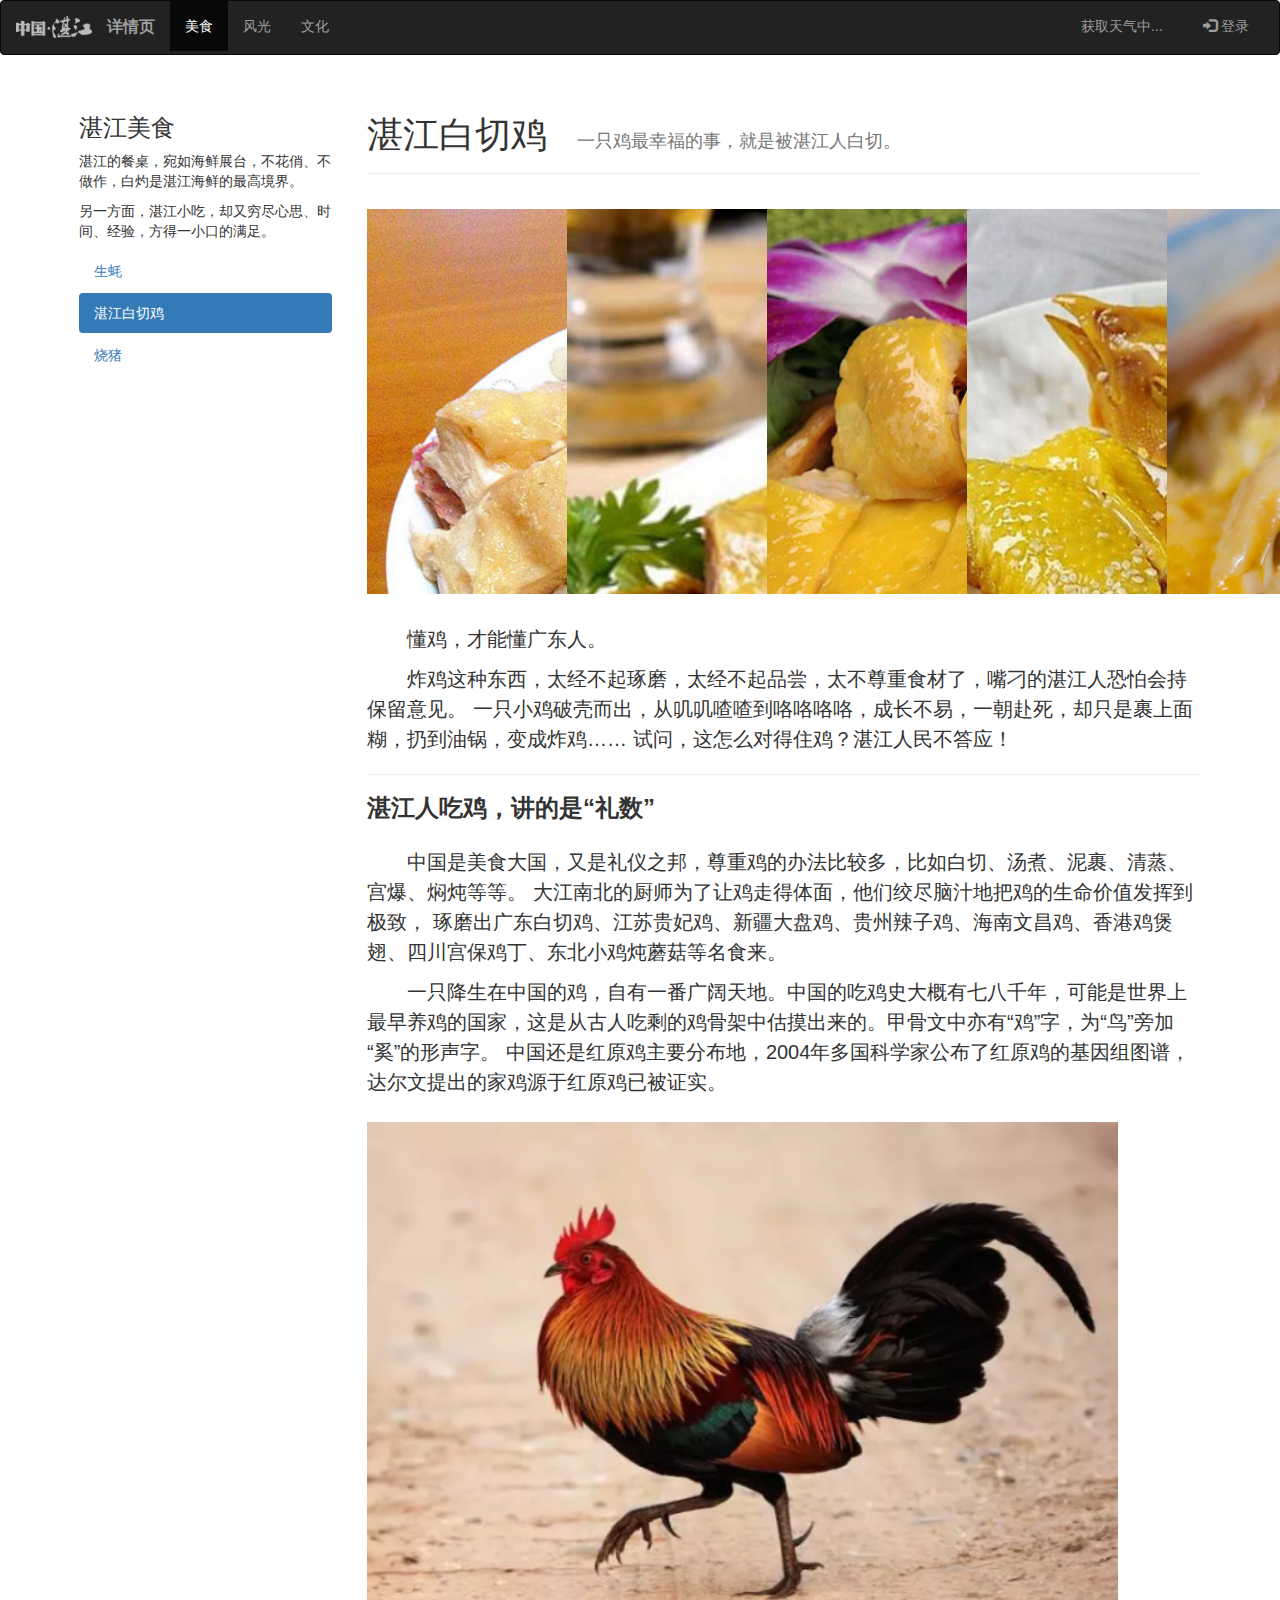
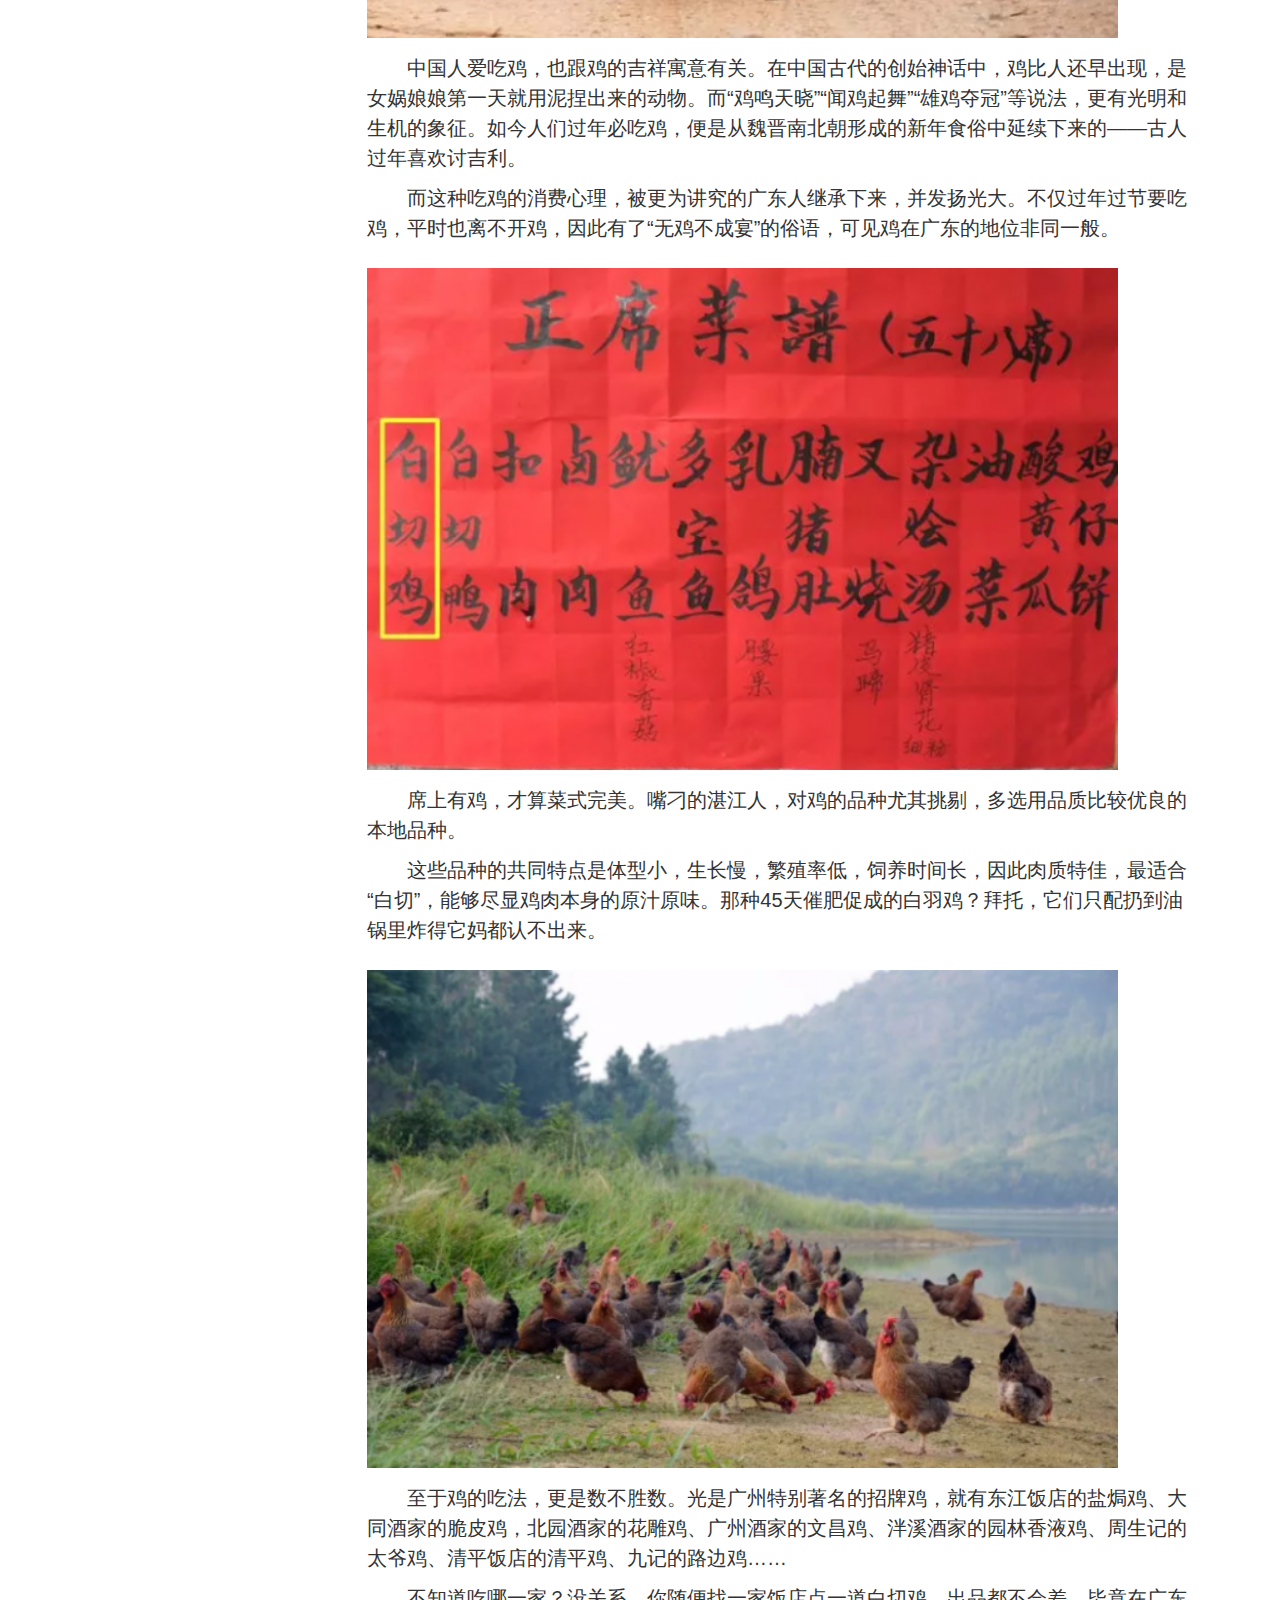
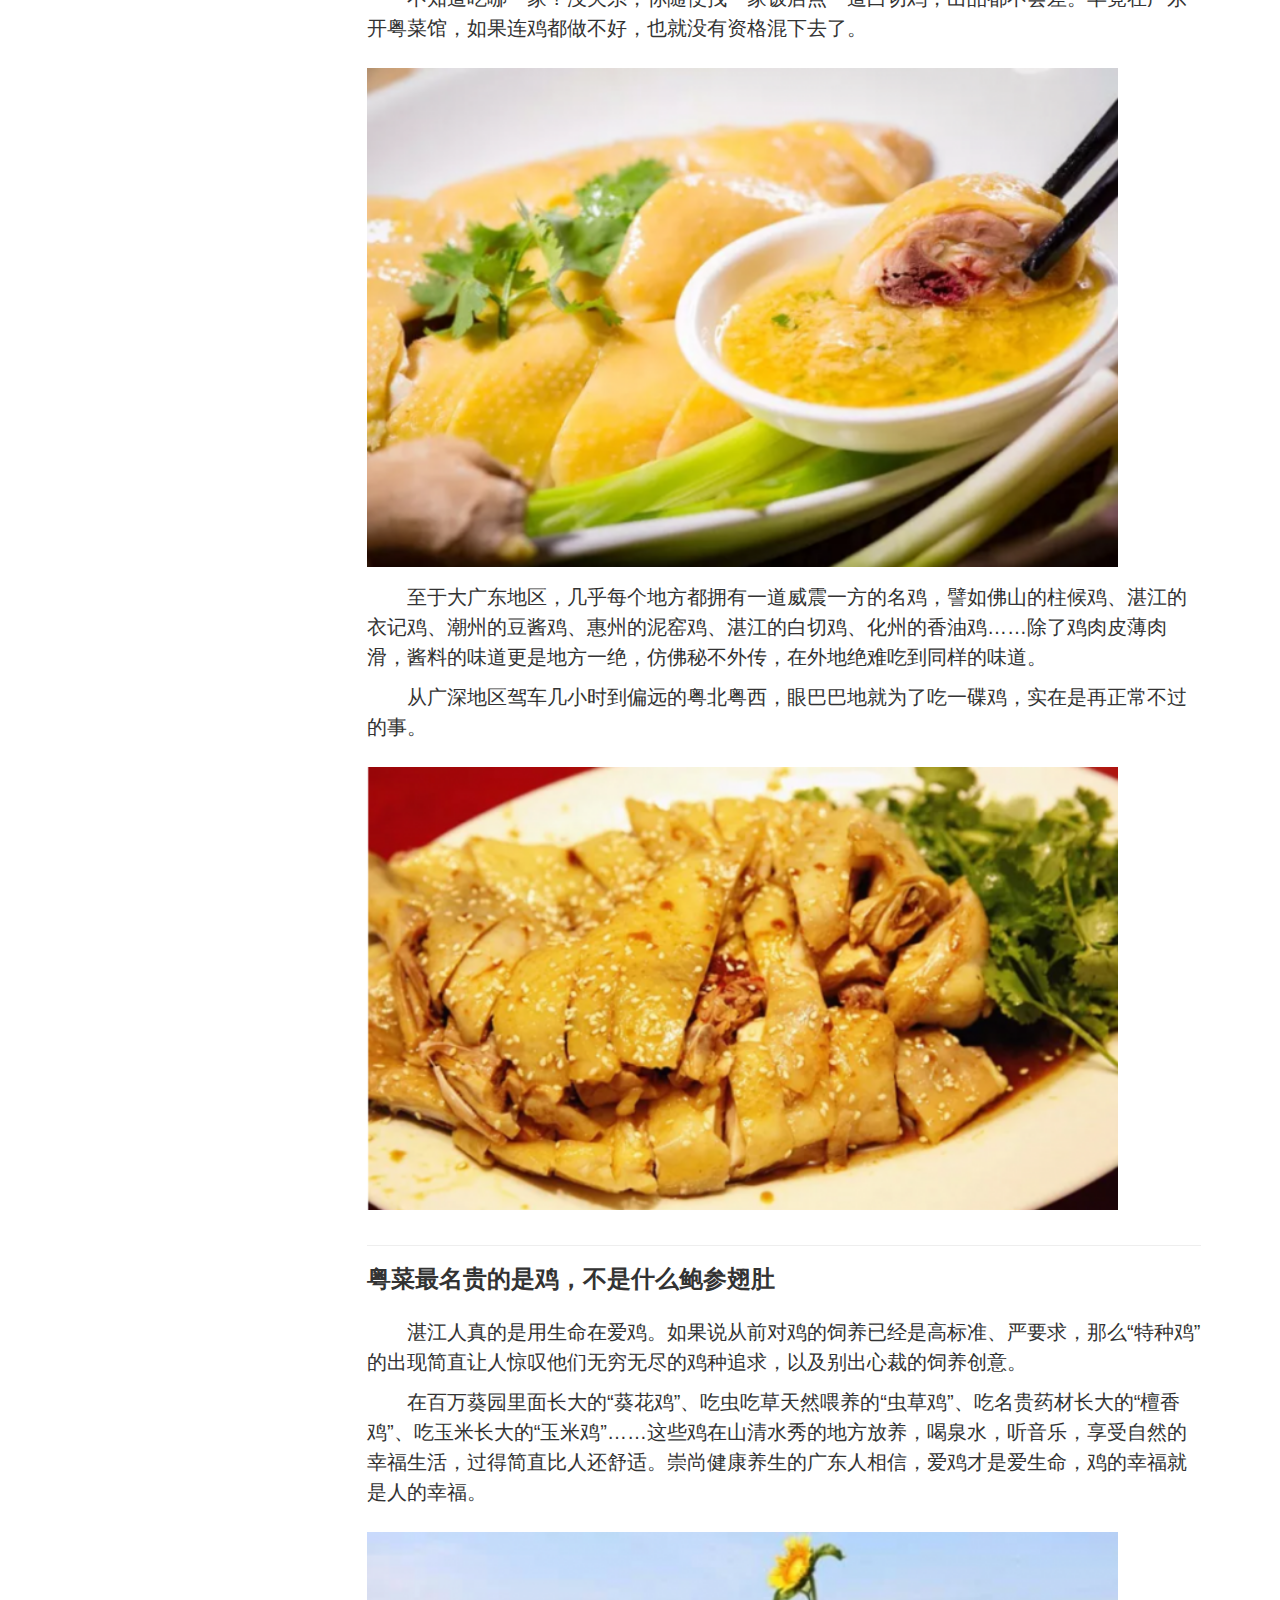
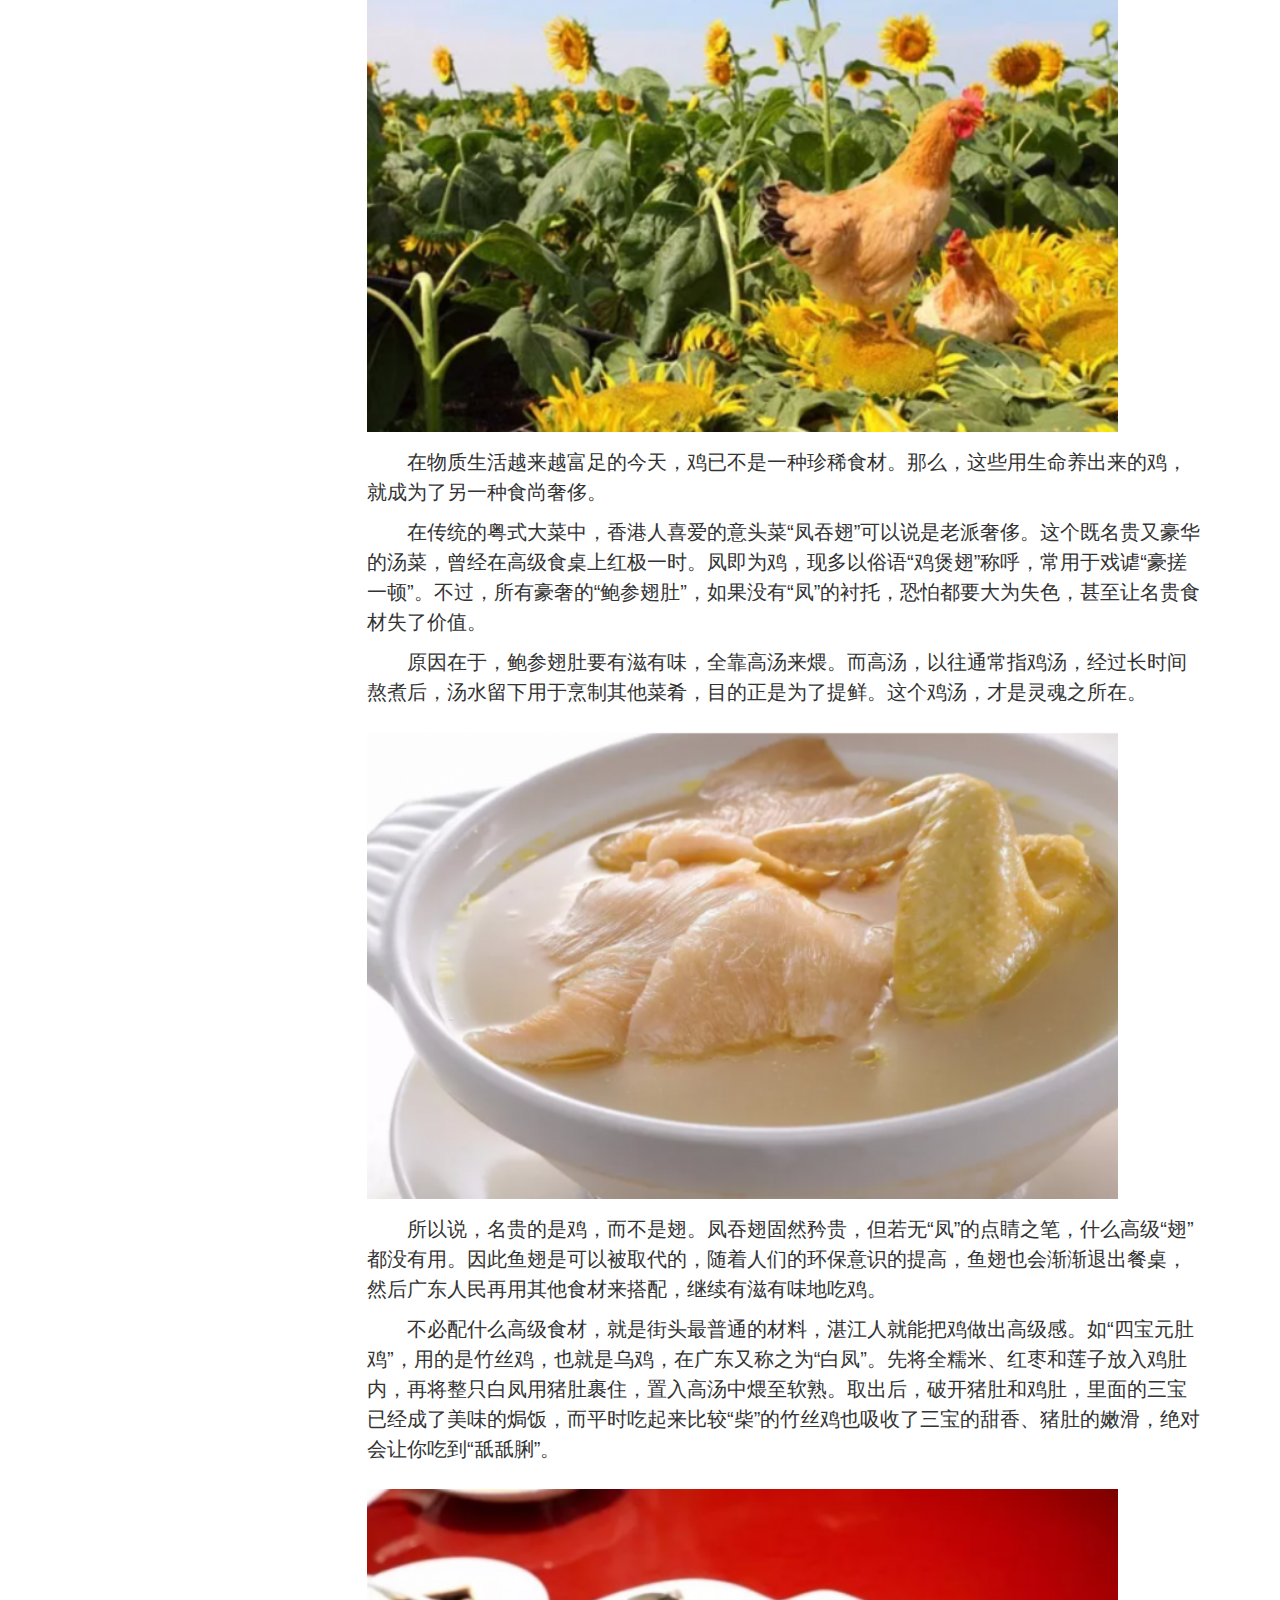
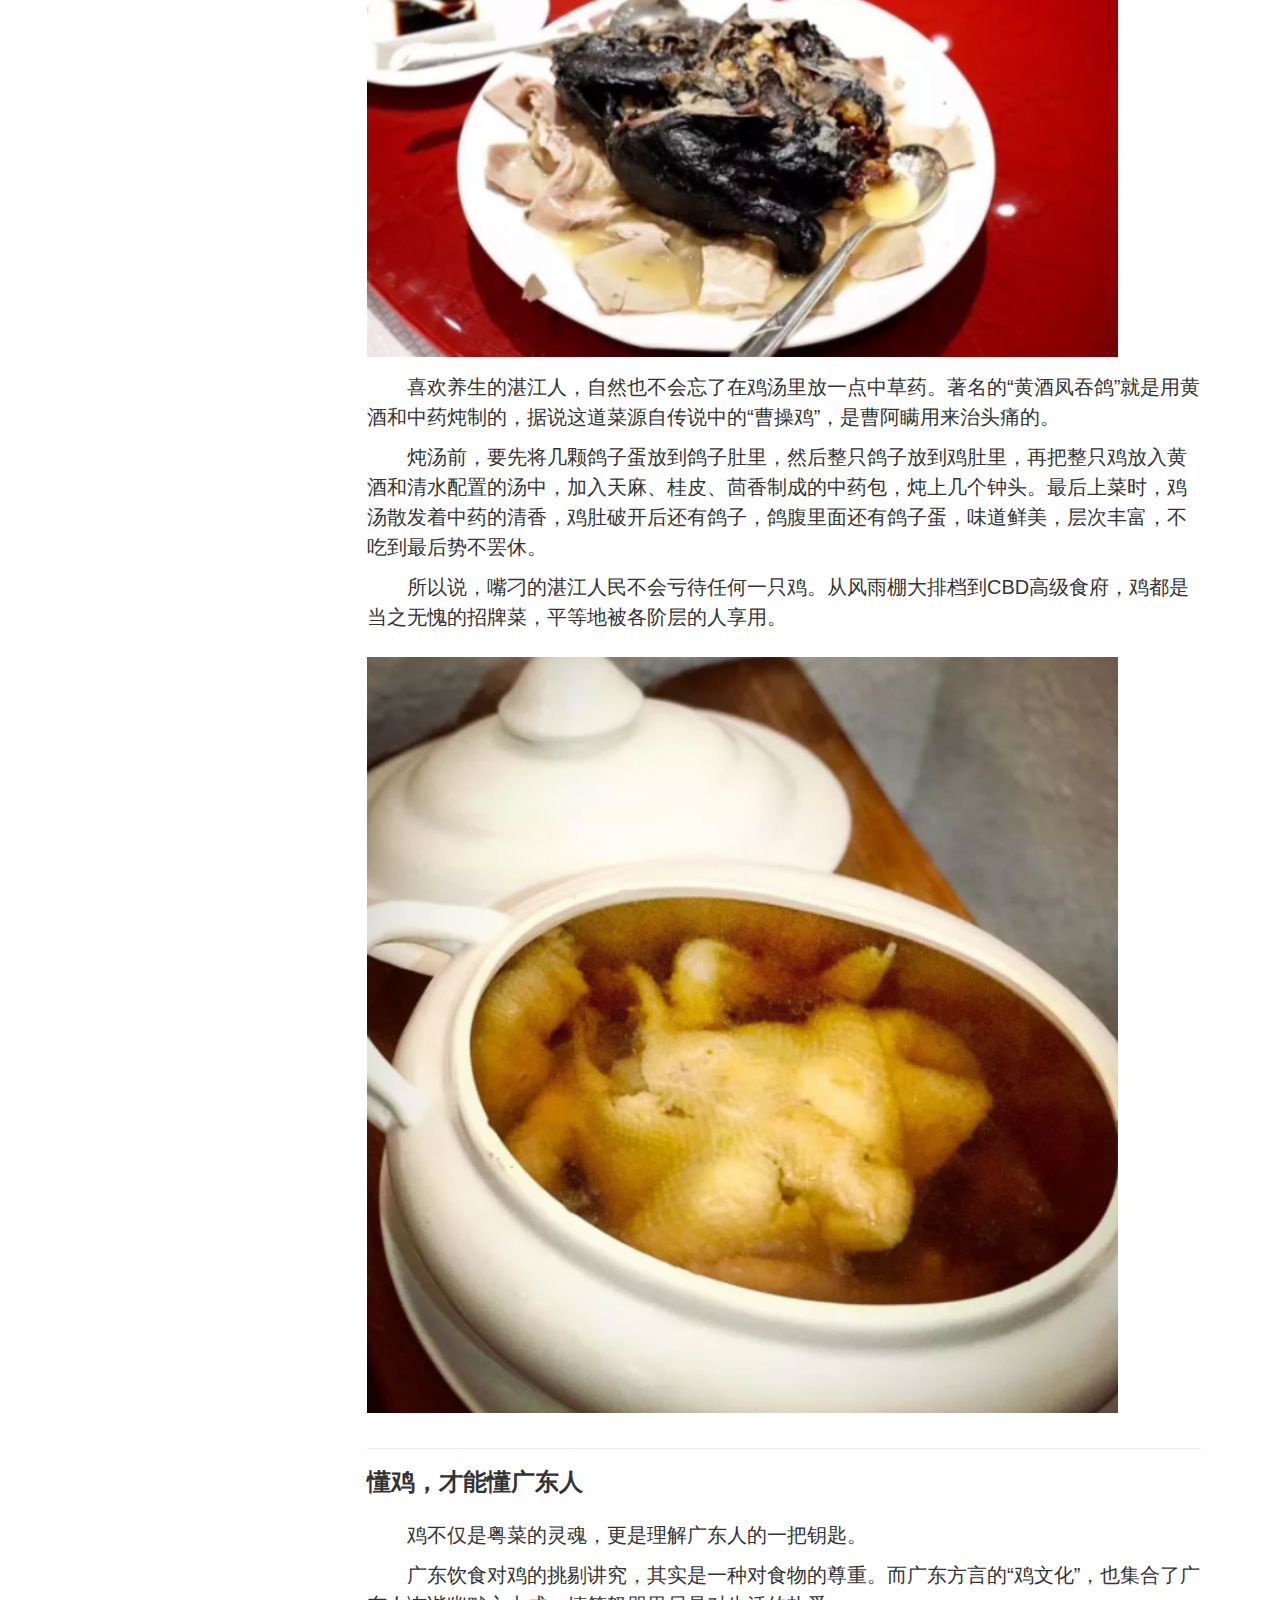
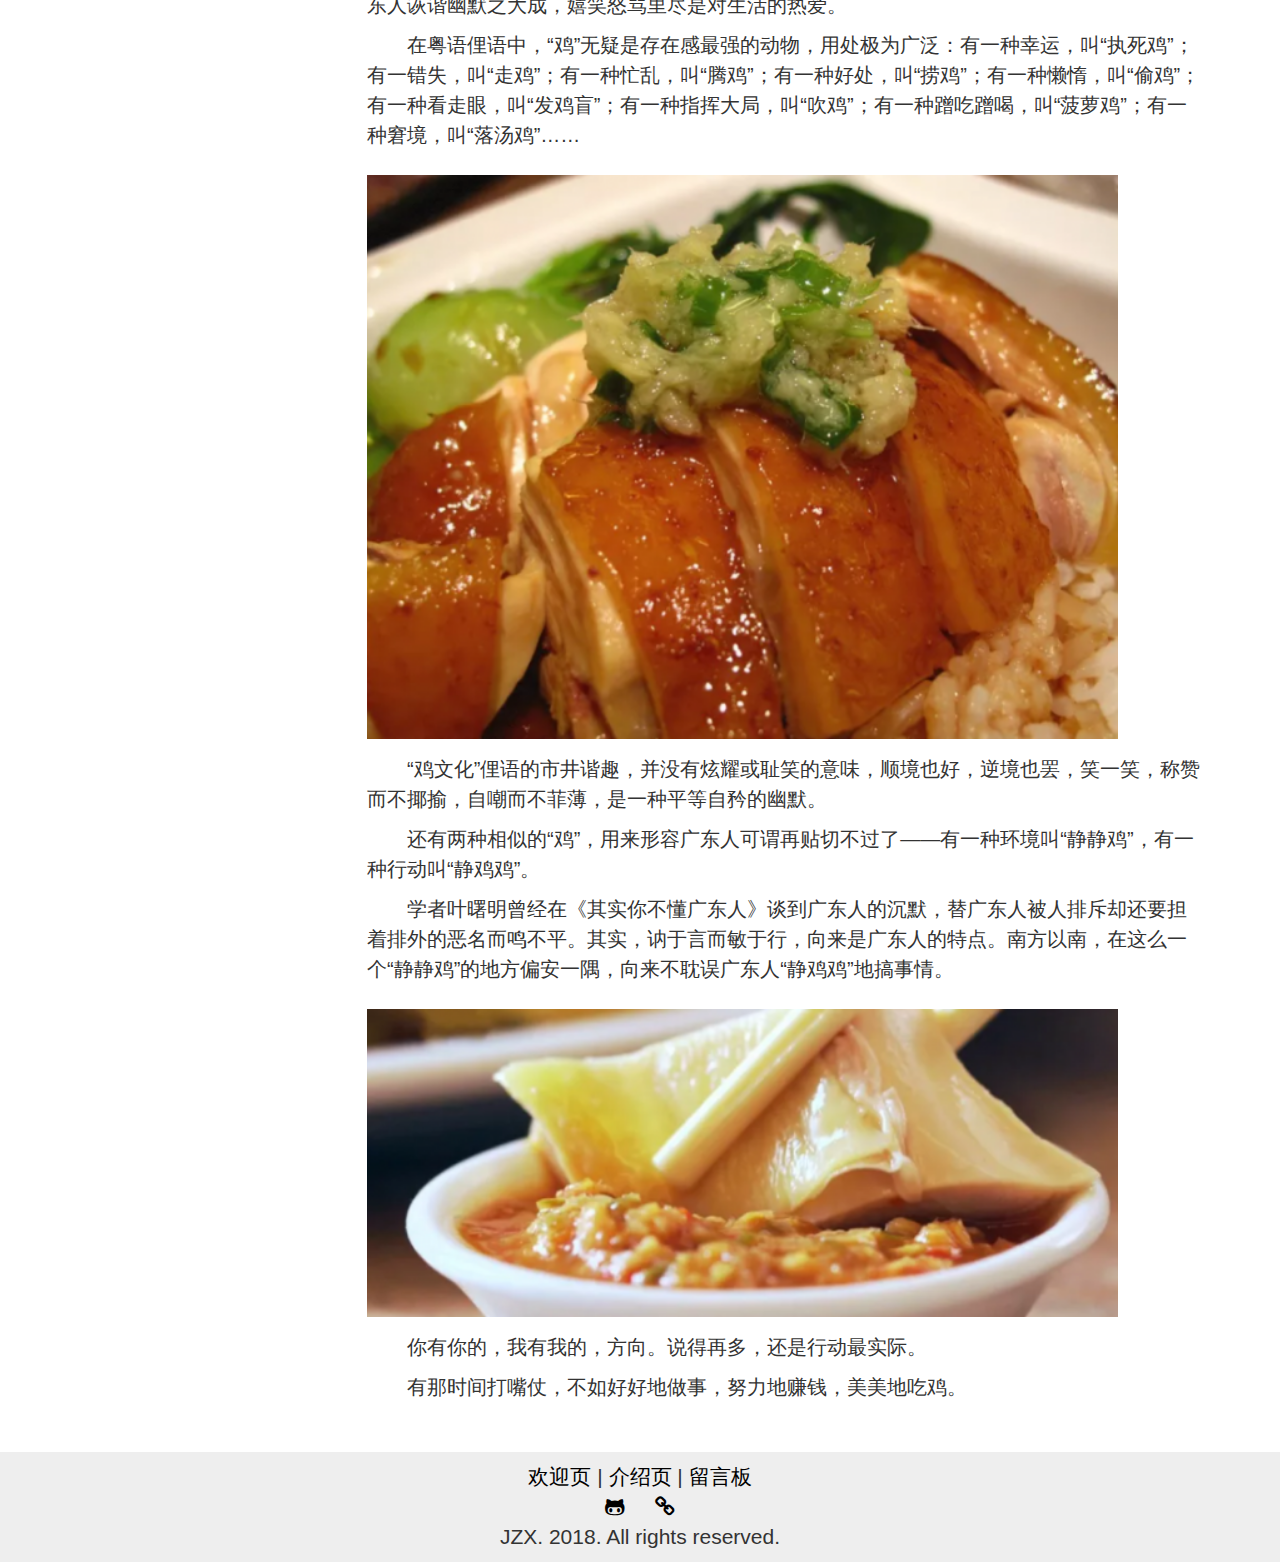
<file: details/baiqieji-details.html>
<!DOCTYPE html>
<html lang="en">
<head>
    <meta charset="UTF-8">
    <title>湛江美食——详情页</title>
    <link href="../css/bootstrap.min.css" type="text/css" rel="stylesheet"/>
    <link href="../css/bootstrap.css" type="text/css" rel="stylesheet">

    <script src="../js/bootstrap.min.js"></script>
    <script src="../js/jquery.min.js"></script>
    <script src="../js/jquery.toTop.min.js"></script>
    <link href="../css/details.css" type="text/css" rel="stylesheet"/>

    <!--Font Awesome-->
    <link rel="stylesheet" href="../font-awesome/css/font-awesome.min.css">

    <style>
        .site-title {
            font-weight: 600;
            color: #FFF;
            margin-left: 0;
            font-size: 16px;
        }
    </style>
</head>
<body>

<nav class="navbar navbar-inverse">
    <div class="container-fluid">
        <div class="navbar-header">
            <button type="button" class="navbar-toggle" data-toggle="collapse" data-target="#myNavbar">
                <span class="icon-bar"></span>
                <span class="icon-bar"></span>
                <span class="icon-bar"></span>
            </button>
            <a class="navbar-brand" href="#">
                <img src="../img/zhanjiang-logo.png"/>
            </a>
        </div>
        <div>
            <p class="navbar-text site-title">详情页</p>
        </div>
        <div class="collapse navbar-collapse" id="myNavbar">
            <ul class="nav navbar-nav">
                <li class="active"><a href="#">美食</a></li>
                <li><a href="sight-haiwandaqiao-details.html">风光</a></li>
                <li><a href="culture-renlongwu-details.html">文化</a></li>
            </ul>
            <ul class="nav navbar-nav navbar-right">
                <li class="navbar-login"><a href="../login/login.html"><span class="glyphicon glyphicon-log-in"></span> 登录</a></li>
                <li class="dropdown navbar-user" style="display: none">
                    <a href="#" class="dropdown-toggle" data-toggle="dropdown">
                        <span class="navbar-user-info">欢迎您</span>
                        <b class="caret"></b>
                    </a>
                    <ul class="dropdown-menu">
                        <li><p class="navbar-text navbar-user-email">aaa</p></li>
                        <li class="divider"></li>
                        <li><a href="../login/login.html">重新登录</a></li>
                        <li><a href="javascript:void(0)" onclick="cancelUser();">注销</a></li>
                    </ul>
                </li>
            </ul>
            <p class="navbar-text navbar-right navbar-weather" style="margin-right: 10px"><span class="weather-city">获取天气中...</span><span>&nbsp;&nbsp;</span><span class="weather-text"></span><span>&nbsp;&nbsp;</span><span class="weather-temperature"></span></p>
        </div>

    </div>
</nav>

<div class="container">
    <div class="row">
        <div class="col-sm-3 col-md-3 left-container">
            <h3>湛江美食</h3>
            <p>湛江的餐桌，宛如海鲜展台，不花俏、不做作，白灼是湛江海鲜的最高境界。</p>
            <p> 另一方面，湛江小吃，却又穷尽心思、时间、经验，方得一小口的满足。</p>
            <ul class="nav nav-pills nav-stacked">
                <li><a href="shenghao-details.html">生蚝</a></li>
                <li class="active"><a href="#">湛江白切鸡</a></li>
                <li><a href="shaozhu-details.html">烧猪</a></li>
            </ul>
            <hr class="hidden-sm hidden-md hidden-lg">
        </div>
        <div class="col-sm-9 col-md-9 right-container">
            <div class="page-header">
                <h1> 湛江白切鸡
                    <small style="font-size: 50%; margin-left: 20px">一只鸡最幸福的事，就是被湛江人白切。</small>
                </h1>
            </div>
            <div class="details">
                <div id="picLists">
                    <ul>
                        <li>
                            <img src="../img/details/baiqieji1.jpg" alt=""/>
                        </li>
                        <li>
                            <img src="../img/details/baiqieji2.jpg" alt=""/>
                        </li>
                        <li>
                            <img src="../img/details/baiqieji3.jpg" alt=""/>
                        </li>
                        <li>
                            <img src="../img/details/baiqieji4.jpg" alt=""/>
                        </li>
                        <li>
                            <img src="../img/details/baiqieji5.jpg" alt=""/>
                        </li>
                    </ul>
                </div>
                <p>懂鸡，才能懂广东人。</p>
                <p>炸鸡这种东西，太经不起琢磨，太经不起品尝，太不尊重食材了，嘴刁的湛江人恐怕会持保留意见。
                    一只小鸡破壳而出，从叽叽喳喳到咯咯咯咯，成长不易，一朝赴死，却只是裹上面糊，扔到油锅，变成炸鸡……
                    试问，这怎么对得住鸡？湛江人民不答应！</p>
                <hr/>
                <h3>湛江人吃鸡，讲的是“礼数”</h3>
                <p>中国是美食大国，又是礼仪之邦，尊重鸡的办法比较多，比如白切、汤煮、泥裹、清蒸、宫爆、焖炖等等。
                    大江南北的厨师为了让鸡走得体面，他们绞尽脑汁地把鸡的生命价值发挥到极致，
                    琢磨出广东白切鸡、江苏贵妃鸡、新疆大盘鸡、贵州辣子鸡、海南文昌鸡、香港鸡煲翅、四川宫保鸡丁、东北小鸡炖蘑菇等名食来。</p>
                <p>一只降生在中国的鸡，自有一番广阔天地。中国的吃鸡史大概有七八千年，可能是世界上最早养鸡的国家，这是从古人吃剩的鸡骨架中估摸出来的。甲骨文中亦有“鸡”字，为“鸟”旁加“奚”的形声字。
                    中国还是红原鸡主要分布地，2004年多国科学家公布了红原鸡的基因组图谱，达尔文提出的家鸡源于红原鸡已被证实。</p>
                <img src="../img/details/baiqieji6.png"/>
                <p>
                    中国人爱吃鸡，也跟鸡的吉祥寓意有关。在中国古代的创始神话中，鸡比人还早出现，是女娲娘娘第一天就用泥捏出来的动物。而“鸡鸣天晓”“闻鸡起舞”“雄鸡夺冠”等说法，更有光明和生机的象征。如今人们过年必吃鸡，便是从魏晋南北朝形成的新年食俗中延续下来的——古人过年喜欢讨吉利。</p>
                <p>而这种吃鸡的消费心理，被更为讲究的广东人继承下来，并发扬光大。不仅过年过节要吃鸡，平时也离不开鸡，因此有了“无鸡不成宴”的俗语，可见鸡在广东的地位非同一般。</p>
                <img src="../img/details/baiqieji7.png"/>
                <p>席上有鸡，才算菜式完美。嘴刁的湛江人，对鸡的品种尤其挑剔，多选用品质比较优良的本地品种。</p>
                <p>这些品种的共同特点是体型小，生长慢，繁殖率低，饲养时间长，因此肉质特佳，最适合“白切”，能够尽显鸡肉本身的原汁原味。那种45天催肥促成的白羽鸡？拜托，它们只配扔到油锅里炸得它妈都认不出来。</p>
                <img src="../img/details/baiqieji8.png"/>
                <p>至于鸡的吃法，更是数不胜数。光是广州特别著名的招牌鸡，就有东江饭店的盐焗鸡、大同酒家的脆皮鸡，北园酒家的花雕鸡、广州酒家的文昌鸡、泮溪酒家的园林香液鸡、周生记的太爷鸡、清平饭店的清平鸡、九记的路边鸡……</p>
                <p>不知道吃哪一家？没关系，你随便找一家饭店点一道白切鸡，出品都不会差。毕竟在广东开粤菜馆，如果连鸡都做不好，也就没有资格混下去了。</p>
                <img src="../img/details/baiqieji9.png"/>
                <p>至于大广东地区，几乎每个地方都拥有一道威震一方的名鸡，譬如佛山的柱候鸡、湛江的衣记鸡、潮州的豆酱鸡、惠州的泥窑鸡、湛江的白切鸡、化州的香油鸡……除了鸡肉皮薄肉滑，酱料的味道更是地方一绝，仿佛秘不外传，在外地绝难吃到同样的味道。</p>
                <p>从广深地区驾车几小时到偏远的粤北粤西，眼巴巴地就为了吃一碟鸡，实在是再正常不过的事。</p>
                <img src="../img/details/baiqieji10.png"/>
                <hr/>
                <h3>粤菜最名贵的是鸡，不是什么鲍参翅肚</h3>
                <p>湛江人真的是用生命在爱鸡。如果说从前对鸡的饲养已经是高标准、严要求，那么“特种鸡”的出现简直让人惊叹他们无穷无尽的鸡种追求，以及别出心裁的饲养创意。</p>
                <p>在百万葵园里面长大的“葵花鸡”、吃虫吃草天然喂养的“虫草鸡”、吃名贵药材长大的“檀香鸡”、吃玉米长大的“玉米鸡”……这些鸡在山清水秀的地方放养，喝泉水，听音乐，享受自然的幸福生活，过得简直比人还舒适。崇尚健康养生的广东人相信，爱鸡才是爱生命，鸡的幸福就是人的幸福。</p>
                <img src="../img/details/baiqieji11.png"/>
                <p>在物质生活越来越富足的今天，鸡已不是一种珍稀食材。那么，这些用生命养出来的鸡，就成为了另一种食尚奢侈。</p>
                <p>在传统的粤式大菜中，香港人喜爱的意头菜“凤吞翅”可以说是老派奢侈。这个既名贵又豪华的汤菜，曾经在高级食桌上红极一时。凤即为鸡，现多以俗语“鸡煲翅”称呼，常用于戏谑“豪搓一顿”。不过，所有豪奢的“鲍参翅肚”，如果没有“凤”的衬托，恐怕都要大为失色，甚至让名贵食材失了价值。</p>
                <p>原因在于，鲍参翅肚要有滋有味，全靠高汤来煨。而高汤，以往通常指鸡汤，经过长时间熬煮后，汤水留下用于烹制其他菜肴，目的正是为了提鲜。这个鸡汤，才是灵魂之所在。</p>
                <img src="../img/details/baiqieji12.png"/>
                <p>所以说，名贵的是鸡，而不是翅。凤吞翅固然矜贵，但若无“凤”的点睛之笔，什么高级“翅”都没有用。因此鱼翅是可以被取代的，随着人们的环保意识的提高，鱼翅也会渐渐退出餐桌，然后广东人民再用其他食材来搭配，继续有滋有味地吃鸡。</p>
                <p>不必配什么高级食材，就是街头最普通的材料，湛江人就能把鸡做出高级感。如“四宝元肚鸡”，用的是竹丝鸡，也就是乌鸡，在广东又称之为“白凤”。先将全糯米、红枣和莲子放入鸡肚内，再将整只白凤用猪肚裹住，置入高汤中煨至软熟。取出后，破开猪肚和鸡肚，里面的三宝已经成了美味的焗饭，而平时吃起来比较“柴”的竹丝鸡也吸收了三宝的甜香、猪肚的嫩滑，绝对会让你吃到“舐舐脷”。</p>
                <img src="../img/details/baiqieji13.png"/>
                <p>喜欢养生的湛江人，自然也不会忘了在鸡汤里放一点中草药。著名的“黄酒凤吞鸽”就是用黄酒和中药炖制的，据说这道菜源自传说中的“曹操鸡”，是曹阿瞒用来治头痛的。</p>
                <p>炖汤前，要先将几颗鸽子蛋放到鸽子肚里，然后整只鸽子放到鸡肚里，再把整只鸡放入黄酒和清水配置的汤中，加入天麻、桂皮、茴香制成的中药包，炖上几个钟头。最后上菜时，鸡汤散发着中药的清香，鸡肚破开后还有鸽子，鸽腹里面还有鸽子蛋，味道鲜美，层次丰富，不吃到最后势不罢休。</p>
                <p>所以说，嘴刁的湛江人民不会亏待任何一只鸡。从风雨棚大排档到CBD高级食府，鸡都是当之无愧的招牌菜，平等地被各阶层的人享用。</p>
                <img src="../img/details/baiqieji14.png"/>
                <hr/>
                <h3>懂鸡，才能懂广东人</h3>
                <p>鸡不仅是粤菜的灵魂，更是理解广东人的一把钥匙。</p>
                <p>广东饮食对鸡的挑剔讲究，其实是一种对食物的尊重。而广东方言的“鸡文化”，也集合了广东人诙谐幽默之大成，嬉笑怒骂里尽是对生活的热爱。</p>
                <p>在粤语俚语中，“鸡”无疑是存在感最强的动物，用处极为广泛：有一种幸运，叫“执死鸡”；有一错失，叫“走鸡”；有一种忙乱，叫“腾鸡”；有一种好处，叫“捞鸡”；有一种懒惰，叫“偷鸡”；有一种看走眼，叫“发鸡盲”；有一种指挥大局，叫“吹鸡”；有一种蹭吃蹭喝，叫“菠萝鸡”；有一种窘境，叫“落汤鸡”……</p>
                <img src="../img/details/baiqieji15.png"/>
                <p>“鸡文化”俚语的市井谐趣，并没有炫耀或耻笑的意味，顺境也好，逆境也罢，笑一笑，称赞而不揶揄，自嘲而不菲薄，是一种平等自矜的幽默。</p>
                <p>还有两种相似的“鸡”，用来形容广东人可谓再贴切不过了——有一种环境叫“静静鸡”，有一种行动叫“静鸡鸡”。</p>
                <p>学者叶曙明曾经在《其实你不懂广东人》谈到广东人的沉默，替广东人被人排斥却还要担着排外的恶名而鸣不平。其实，讷于言而敏于行，向来是广东人的特点。南方以南，在这么一个“静静鸡”的地方偏安一隅，向来不耽误广东人“静鸡鸡”地搞事情。</p>
                <img src="../img/details/baiqieji16.png"/>
                <p>你有你的，我有我的，方向。说得再多，还是行动最实际。</p>
                <p>有那时间打嘴仗，不如好好地做事，努力地赚钱，美美地吃鸡。</p>
            </div>
        </div>
    </div>
</div>

<div class="jumbotron text-center" style="margin-bottom:0">
    <p><a href="../welcome.html">欢迎页</a> | <a href="../index.html">介绍页</a> | <a href="../message_board/board.html">留言板</a></p>
    <p><a href="https://github.com/JezaChen" target="_blank"><i class="fa fa-github-alt" aria-hidden="true"></i></a><span>&nbsp;&nbsp;&nbsp;&nbsp;&nbsp;</span><a href="http://jeza-chen.com/" target="_blank"><i class="fa fa-link" aria-hidden="true"></i></a></p>
    <p>JZX. 2018. All rights reserved.</p>
</div>
<a class="to-top">返回顶部</a>
</body>
<script type="text/javascript">
    $(function () {
        var n = 0;
        var myLi = $('#picLists').find('li');
        for (var i = 0; i < myLi.length; i++) {
            myLi.eq(i).css({left: i * 200 + 'px'});
        }
        myLi.hover(function () {
            var liIndex = $(this).index();
            for (var j = 1; j <= liIndex; j++) {
                myLi.eq(j).stop().animate({left: j * 100 + 'px'}, 300);
            }
            for (var j = liIndex + 1; j < myLi.length; j++) {
                myLi.eq(j).stop().animate({left: 500 + j * 100 + 'px'}, 300);
            }
        }, function () {
            for (var i = 0; i < myLi.length; i++) {
                myLi.eq(i).stop().animate({left: i * 200 + 'px'}, 300);
            }
        });
    });

    $('.to-top').toTop();
</script>
<!---天气js-->
<script src="../js/weather.js"></script>
<!---用户登录模块-->
<script src="../js/cookie.js"> </script>
<script>
    /***
     *@brief 页面加载时用于读取cookie读取账号信息
     * */
    function checkUser() {
        let userinfo;
        if ((userinfo = getUser()) != null) {
            $('.navbar-user-email').text(userinfo[0]);
            $('.navbar-user-info').text("欢迎您，" + userinfo[1]);
            $('.navbar-user').show();
            $('.navbar-login').hide(); //登录按钮隐去
        }
    }
    checkUser();

    /***
     * @brief 注销账号
     * */
    function cancelUser() {
        login("", ""); //直接赋空cookie即可
        $('.navbar-user').hide();
        $('.navbar-login').show();
    }
</script>
</html>
</file>
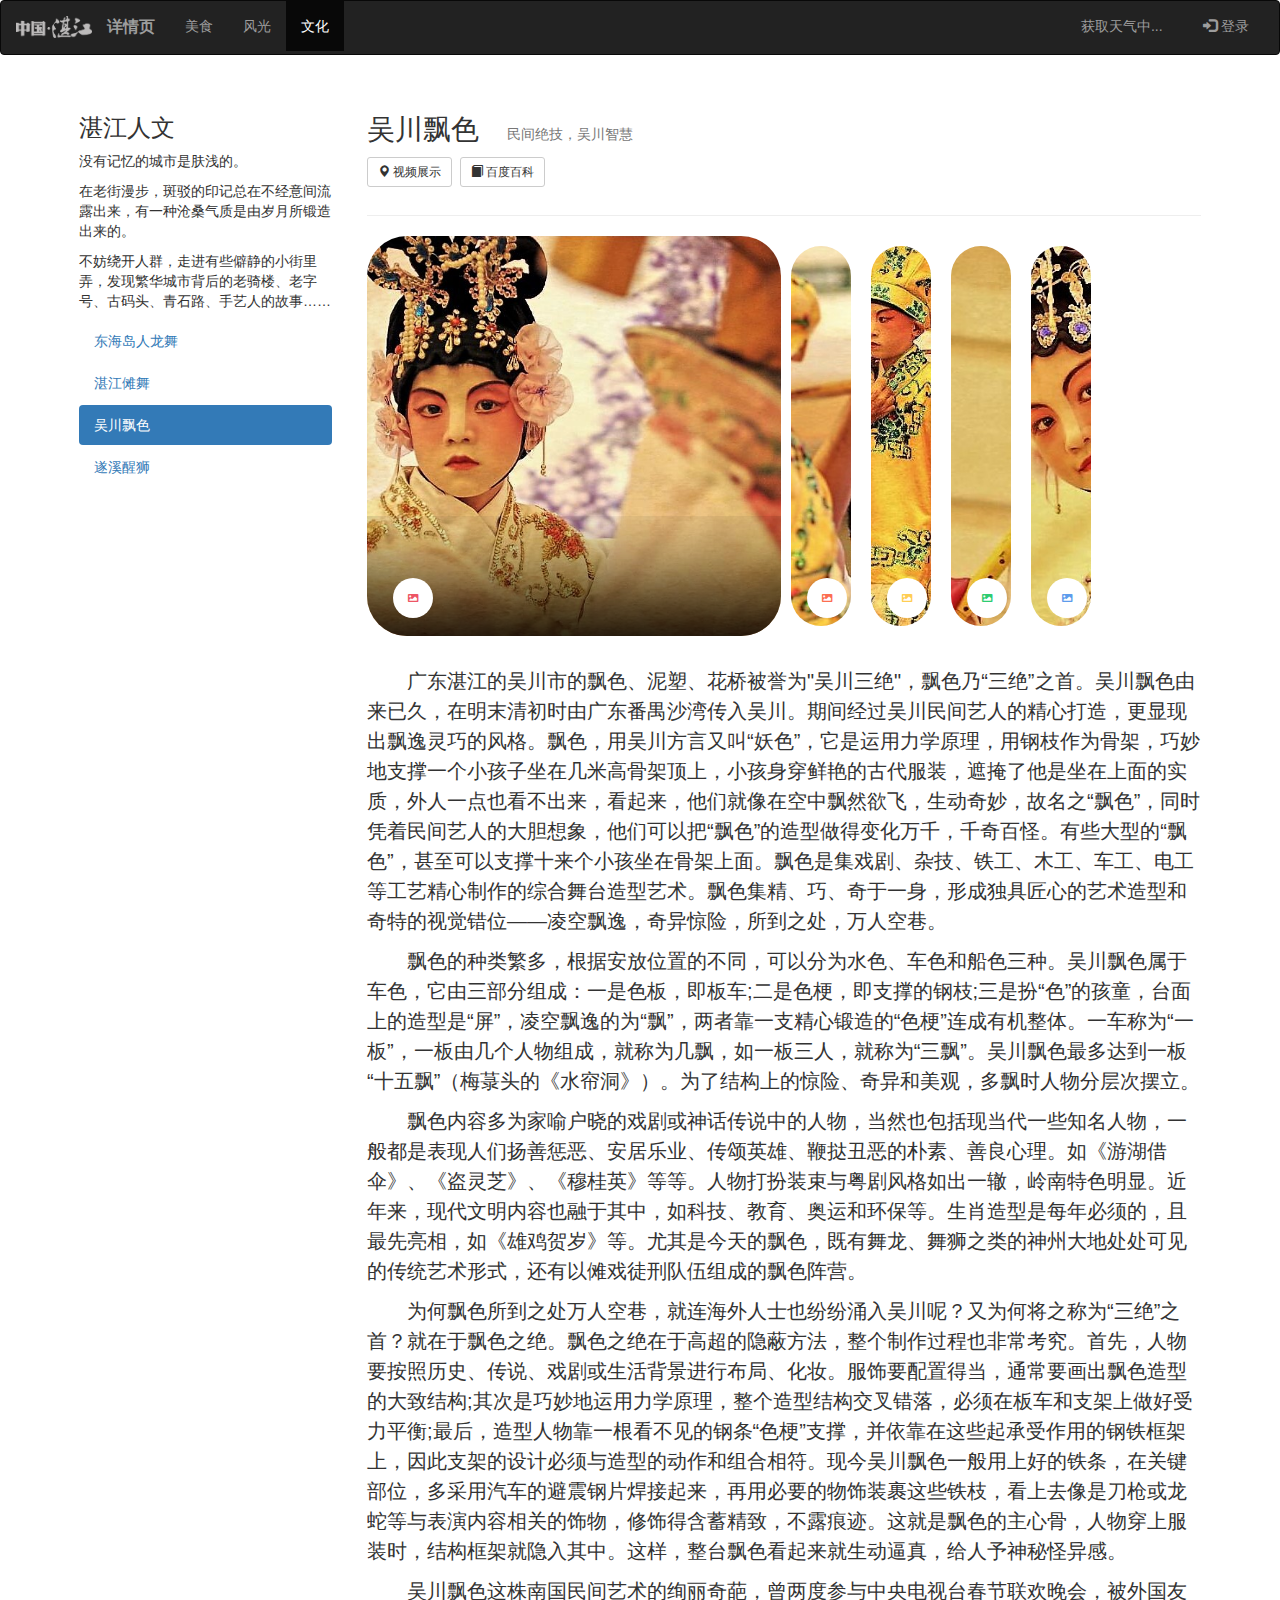
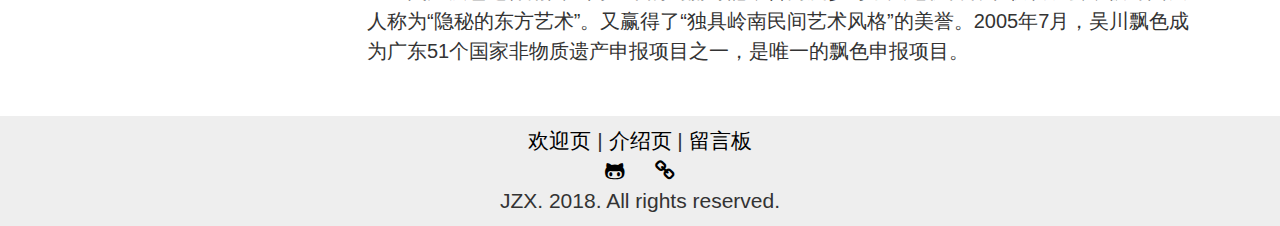
<file: details/culture-piaose-details.html>
<!DOCTYPE html>
<html lang="en">
<head>
    <meta charset="UTF-8">
    <title>湛江人文——详情页</title>
    <script src="../js/jquery.min.js"></script>
    <script src="../js/jquery.toTop.min.js"></script>

    <link href="../css/bootstrap.min.css" type="text/css" rel="stylesheet"/>
    <link href="../css/bootstrap.css" type="text/css" rel="stylesheet">

    <script src="../js/bootstrap.min.js"></script>
    <!--手风琴效果-->
    <link rel="stylesheet" href="../css/normalize.min.css">
    <link rel="stylesheet" href="../css/all.css">
    <link rel="stylesheet" href="../css/style.css">

    <!--Font Awesome-->
    <link rel="stylesheet" href="../font-awesome/css/font-awesome.min.css">

    <link href="../css/details.css" type="text/css" rel="stylesheet"/>

    <style>
        .site-title {
            font-weight: 600;
            color: #FFF;
            margin-left: 0;
            font-size: 16px;
        }
    </style>

    <!---模态框专用-->
    <script src="../js/remodal.js"></script>
    <link rel="stylesheet" href="../css/remodal.css">
    <link rel="stylesheet" href="../css/remodal-default-theme.css">
</head>
<body>

<nav class="navbar navbar-inverse">
    <div class="container-fluid">
        <div class="navbar-header">
            <button type="button" class="navbar-toggle" data-toggle="collapse" data-target="#myNavbar">
                <span class="icon-bar"></span>
                <span class="icon-bar"></span>
                <span class="icon-bar"></span>
            </button>
            <a class="navbar-brand" href="#">
                <img src="../img/zhanjiang-logo.png"/>
            </a>
        </div>
        <div>
            <p class="navbar-text site-title">详情页</p>
        </div>
        <div class="collapse navbar-collapse" id="myNavbar">
            <ul class="nav navbar-nav">
                <li><a href="shenghao-details.html">美食</a></li>
                <li><a href="sight-haiwandaqiao-details.html">风光</a></li>
                <li class="active"><a href="#">文化</a></li>
            </ul>
            <ul class="nav navbar-nav navbar-right">
                <li class="navbar-login"><a href="../login/login.html"><span class="glyphicon glyphicon-log-in"></span> 登录</a></li>
                <li class="dropdown navbar-user" style="display: none">
                    <a href="#" class="dropdown-toggle" data-toggle="dropdown">
                        <span class="navbar-user-info">欢迎您</span>
                        <b class="caret"></b>
                    </a>
                    <ul class="dropdown-menu">
                        <li><p class="navbar-text navbar-user-email">aaa</p></li>
                        <li class="divider"></li>
                        <li><a href="../login/login.html">重新登录</a></li>
                        <li><a href="javascript:void(0)" onclick="cancelUser();">注销</a></li>
                    </ul>
                </li>
            </ul>
            <p class="navbar-text navbar-right navbar-weather" style="margin-right: 10px"><span class="weather-city">获取天气中...</span><span>&nbsp;&nbsp;</span><span class="weather-text"></span><span>&nbsp;&nbsp;</span><span class="weather-temperature"></span></p>
        </div>

    </div>
</nav>

<div class="container">
    <div class="row">
        <div class="col-sm-3 col-md-3 left-container">
            <h3>湛江人文</h3>
            <p>没有记忆的城市是肤浅的。</p>
            <p>在老街漫步，斑驳的印记总在不经意间流露出来，有一种沧桑气质是由岁月所锻造出来的。</p>
            <p>不妨绕开人群，走进有些僻静的小街里弄，发现繁华城市背后的老骑楼、老字号、古码头、青石路、手艺人的故事……</p>
            <ul class="nav nav-pills nav-stacked">
                <li><a href="culture-renlongwu-details.html">东海岛人龙舞</a></li>
                <li><a href="culture-tanwu-details.html">湛江傩舞</a></li>
                <li class="active"><a href="#">吴川飘色</a></li>
                <li><a href="culture-xingshi-details.html">遂溪醒狮</a></li>
            </ul>
            <hr class="hidden-sm hidden-md hidden-lg">
        </div>
        <div class="col-sm-9 col-md-9 right-container">
            <div class="page-header">
                <h1> 吴川飘色
                    <small style="font-size: 50%; margin-left: 20px">民间绝技，吴川智慧</small>

                    <div class="site-title-buttons">
                        <button type="button" class="btn btn-default btn-sm"
                                onclick="window.open('https://v.qq.com/x/page/d0125bb0udq.html')">
                            <span class="glyphicon glyphicon-map-marker"></span> 视频展示
                        </button>
                        <button type="button" class="btn btn-default btn-sm"
                                onclick="window.open('https://baike.baidu.com/item/%E5%90%B4%E5%B7%9D%E9%A3%98%E8%89%B2%E8%89%BA%E6%9C%AF/3915314')">
                            <span class="glyphicon glyphicon-book"></span> 百度百科
                        </button>
                    </div>
                </h1>
            </div>
            <div class="details">
                <div class="sight-img-show">
                    <div class="options">
                        <div class="option active" style="--optionBackground:url(../img/details/wcps1.jpg);">
                            <div class="shadow"></div>
                            <div class="label">
                                <div class="icon">
                                    <i class="fas fa-image"></i>
                                </div>
                            </div>
                        </div>
                        <div class="option" style="--optionBackground:url(../img/details/wcps2.jpg);">
                            <div class="shadow"></div>
                            <div class="label">
                                <div class="icon">
                                    <i class="fas fa-image"></i>
                                </div>
                            </div>
                        </div>
                        <div class="option" style="--optionBackground:url(../img/details/wcps3.jpg);">
                            <div class="shadow"></div>
                            <div class="label">
                                <div class="icon">
                                    <i class="fas fa-image"></i>
                                </div>
                            </div>
                        </div>
                        <div class="option" style="--optionBackground:url(../img/details/wcps4.jpg);">
                            <div class="shadow"></div>
                            <div class="label">
                                <div class="icon">
                                    <i class="fas fa-image"></i>
                                </div>
                            </div>
                        </div>
                        <div class="option" style="--optionBackground:url(../img/details/wcps5.jpg);">
                            <div class="shadow"></div>
                            <div class="label">
                                <div class="icon">
                                    <i class="fas fa-image"></i>
                                </div>
                            </div>
                        </div>
                    </div>
                </div>
                <p>
                    广东湛江的吴川市的飘色、泥塑、花桥被誉为"吴川三绝"，飘色乃“三绝”之首。吴川飘色由来已久，在明末清初时由广东番禺沙湾传入吴川。期间经过吴川民间艺人的精心打造，更显现出飘逸灵巧的风格。飘色，用吴川方言又叫“妖色”，它是运用力学原理，用钢枝作为骨架，巧妙地支撑一个小孩子坐在几米高骨架顶上，小孩身穿鲜艳的古代服装，遮掩了他是坐在上面的实质，外人一点也看不出来，看起来，他们就像在空中飘然欲飞，生动奇妙，故名之“飘色”，同时凭着民间艺人的大胆想象，他们可以把“飘色”的造型做得变化万千，千奇百怪。有些大型的“飘色”，甚至可以支撑十来个小孩坐在骨架上面。飘色是集戏剧、杂技、铁工、木工、车工、电工等工艺精心制作的综合舞台造型艺术。飘色集精、巧、奇于一身，形成独具匠心的艺术造型和奇特的视觉错位――凌空飘逸，奇异惊险，所到之处，万人空巷。
                </p>
                <p>
                    飘色的种类繁多，根据安放位置的不同，可以分为水色、车色和船色三种。吴川飘色属于车色，它由三部分组成：一是色板，即板车;二是色梗，即支撑的钢枝;三是扮“色”的孩童，台面上的造型是“屏”，凌空飘逸的为“飘”，两者靠一支精心锻造的“色梗”连成有机整体。一车称为“一板”，一板由几个人物组成，就称为几飘，如一板三人，就称为“三飘”。吴川飘色最多达到一板“十五飘”（梅菉头的《水帘洞》）。为了结构上的惊险、奇异和美观，多飘时人物分层次摆立。
                </p>
                <p>
                    飘色内容多为家喻户晓的戏剧或神话传说中的人物，当然也包括现当代一些知名人物，一般都是表现人们扬善惩恶、安居乐业、传颂英雄、鞭挞丑恶的朴素、善良心理。如《游湖借伞》、《盗灵芝》、《穆桂英》等等。人物打扮装束与粤剧风格如出一辙，岭南特色明显。近年来，现代文明内容也融于其中，如科技、教育、奥运和环保等。生肖造型是每年必须的，且最先亮相，如《雄鸡贺岁》等。尤其是今天的飘色，既有舞龙、舞狮之类的神州大地处处可见的传统艺术形式，还有以傩戏徒刑队伍组成的飘色阵营。
                </p>
                <p>
                    为何飘色所到之处万人空巷，就连海外人士也纷纷涌入吴川呢？又为何将之称为“三绝”之首？就在于飘色之绝。飘色之绝在于高超的隐蔽方法，整个制作过程也非常考究。首先，人物要按照历史、传说、戏剧或生活背景进行布局、化妆。服饰要配置得当，通常要画出飘色造型的大致结构;其次是巧妙地运用力学原理，整个造型结构交叉错落，必须在板车和支架上做好受力平衡;最后，造型人物靠一根看不见的钢条“色梗”支撑，并依靠在这些起承受作用的钢铁框架上，因此支架的设计必须与造型的动作和组合相符。现今吴川飘色一般用上好的铁条，在关键部位，多采用汽车的避震钢片焊接起来，再用必要的物饰装裹这些铁枝，看上去像是刀枪或龙蛇等与表演内容相关的饰物，修饰得含蓄精致，不露痕迹。这就是飘色的主心骨，人物穿上服装时，结构框架就隐入其中。这样，整台飘色看起来就生动逼真，给人予神秘怪异感。
                </p>
                <p>
                    吴川飘色这株南国民间艺术的绚丽奇葩，曾两度参与中央电视台春节联欢晚会，被外国友人称为“隐秘的东方艺术”。又赢得了“独具岭南民间艺术风格”的美誉。2005年7月，吴川飘色成为广东51个国家非物质遗产申报项目之一，是唯一的飘色申报项目。
                </p>
            </div>
        </div>
    </div>
</div>

<div class="jumbotron text-center" style="margin-bottom:0">
    <p><a href="../welcome.html">欢迎页</a> | <a href="../index.html">介绍页</a> | <a href="../message_board/board.html">留言板</a></p>
    <p><a href="https://github.com/JezaChen" target="_blank"><i class="fa fa-github-alt" aria-hidden="true"></i></a><span>&nbsp;&nbsp;&nbsp;&nbsp;&nbsp;</span><a href="http://jeza-chen.com/" target="_blank"><i class="fa fa-link" aria-hidden="true"></i></a></p>
    <p>JZX. 2018. All rights reserved.</p>
</div>
<a class="to-top">返回顶部</a>

</body>
<script type="text/javascript">
    $(function () {
        var n = 0;
        var myLi = $('#picLists').find('li');
        for (var i = 0; i < myLi.length; i++) {
            myLi.eq(i).css({left: i * 200 + 'px'});
        }
        myLi.hover(function () {
            var liIndex = $(this).index();
            for (var j = 1; j <= liIndex; j++) {
                myLi.eq(j).stop().animate({left: j * 100 + 'px'}, 300);
            }
            for (var j = liIndex + 1; j < myLi.length; j++) {
                myLi.eq(j).stop().animate({left: 500 + j * 100 + 'px'}, 300);
            }
        }, function () {
            for (var i = 0; i < myLi.length; i++) {
                myLi.eq(i).stop().animate({left: i * 200 + 'px'}, 300);
            }
        });
    });

    $('.to-top').toTop();
</script>

<script src="../js/sight-details.js"></script>
<script type="text/javascript">
    var map_modal;

    //百度地图API功能
    function loadJScript() {
        var script = document.createElement("script");
        script.type = "text/javascript";
        script.src = "http://api.map.baidu.com/api?v=2.0&ak=QGlN1PQ2LsOg0Vd5ZKEGbWAc15dNUPdV&callback=init";
        document.body.appendChild(script);
    }

    function init() {
        map_modal = new BMap.Map("allmap-modal");            // 创建Map实例
        var mark_point = new BMap.Point(110.431274, 21.256722); // 创建点坐标
        var point = new BMap.Point(110.431274 - 0.025, 21.256722 + 0.012);
        map_modal.centerAndZoom(point, 15);
        map_modal.disableScrollWheelZoom();  //禁用滚轮放大缩小

        let marker = new BMap.Marker(mark_point); //创建标注
        map_modal.addOverlay(marker); //将标注添加到地图上
        marker.setAnimation(BMAP_ANIMATION_BOUNCE); //跳动
    }

    window.onload = loadJScript;  //异步加载地图
</script>
<!---天气js-->
<script src="../js/weather.js"></script>
<!---用户登录模块-->
<script src="../js/cookie.js"> </script>
<script>
    /***
     *@brief 页面加载时用于读取cookie读取账号信息
     * */
    function checkUser() {
        let userinfo;
        if ((userinfo = getUser()) != null) {
            $('.navbar-user-email').text(userinfo[0]);
            $('.navbar-user-info').text("欢迎您，" + userinfo[1]);
            $('.navbar-user').show();
            $('.navbar-login').hide(); //登录按钮隐去
        }
    }
    checkUser();

    /***
     * @brief 注销账号
     * */
    function cancelUser() {
        login("", ""); //直接赋空cookie即可
        $('.navbar-user').hide();
        $('.navbar-login').show();
    }
</script>
</html>
</file>
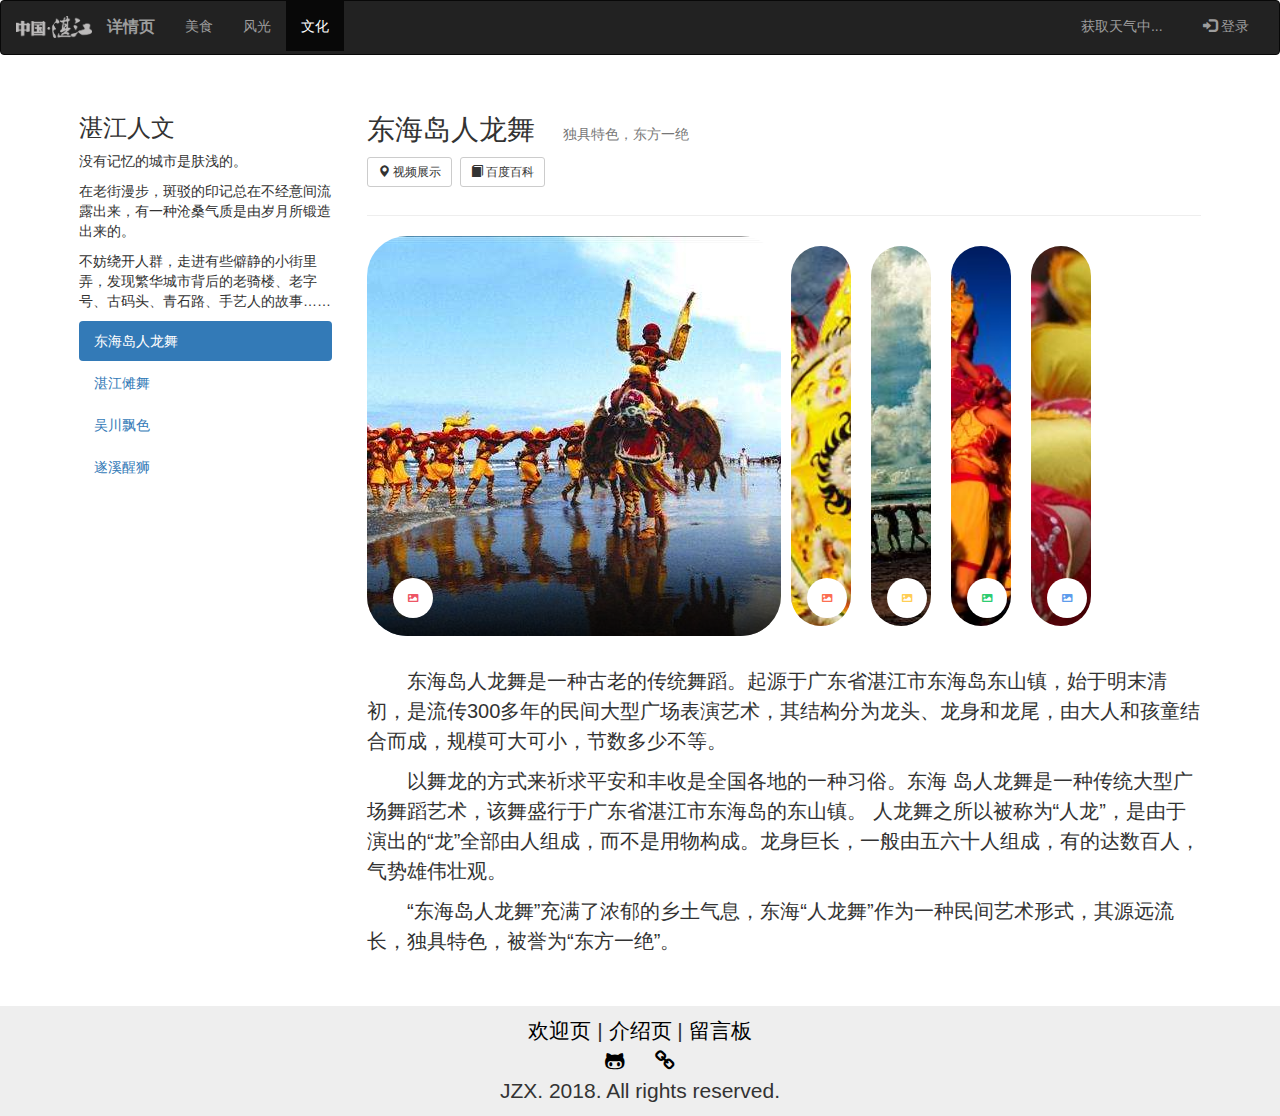
<file: details/culture-renlongwu-details.html>
<!DOCTYPE html>
<html lang="en">
<head>
    <meta charset="UTF-8">
    <title>湛江人文——详情页</title>
    <script src="../js/jquery.min.js"></script>
    <script src="../js/jquery.toTop.min.js"></script>

    <link href="../css/bootstrap.min.css" type="text/css" rel="stylesheet"/>
    <link href="../css/bootstrap.css" type="text/css" rel="stylesheet">

    <script src="../js/bootstrap.min.js"></script>
    <!--手风琴效果-->
    <link rel="stylesheet" href="../css/normalize.min.css">
    <link rel="stylesheet" href="../css/all.css">
    <link rel="stylesheet" href="../css/style.css">

    <!--Font Awesome-->
    <link rel="stylesheet" href="../font-awesome/css/font-awesome.min.css">

    <link href="../css/details.css" type="text/css" rel="stylesheet"/>

    <style>
        .site-title {
            font-weight: 600;
            color: #FFF;
            margin-left: 0;
            font-size: 16px;
        }
    </style>

    <!---模态框专用-->
    <script src="../js/remodal.js"></script>
    <link rel="stylesheet" href="../css/remodal.css">
    <link rel="stylesheet" href="../css/remodal-default-theme.css">
</head>
<body>

<nav class="navbar navbar-inverse">
    <div class="container-fluid">
        <div class="navbar-header">
            <button type="button" class="navbar-toggle" data-toggle="collapse" data-target="#myNavbar">
                <span class="icon-bar"></span>
                <span class="icon-bar"></span>
                <span class="icon-bar"></span>
            </button>
            <a class="navbar-brand" href="#">
                <img src="../img/zhanjiang-logo.png"/>
            </a>
        </div>
        <div>
            <p class="navbar-text site-title">详情页</p>
        </div>
        <div class="collapse navbar-collapse" id="myNavbar">
            <ul class="nav navbar-nav">
                <li><a href="shenghao-details.html">美食</a></li>
                <li><a href="sight-haiwandaqiao-details.html">风光</a></li>
                <li class="active"><a href="#">文化</a></li>
            </ul>
            <ul class="nav navbar-nav navbar-right">
                <li class="navbar-login"><a href="../login/login.html"><span class="glyphicon glyphicon-log-in"></span> 登录</a></li>
                <li class="dropdown navbar-user" style="display: none">
                    <a href="#" class="dropdown-toggle" data-toggle="dropdown">
                        <span class="navbar-user-info">欢迎您</span>
                        <b class="caret"></b>
                    </a>
                    <ul class="dropdown-menu">
                        <li><p class="navbar-text navbar-user-email">aaa</p></li>
                        <li class="divider"></li>
                        <li><a href="../login/login.html">重新登录</a></li>
                        <li><a href="javascript:void(0)" onclick="cancelUser();">注销</a></li>
                    </ul>
                </li>
            </ul>
            <p class="navbar-text navbar-right navbar-weather" style="margin-right: 10px"><span class="weather-city">获取天气中...</span><span>&nbsp;&nbsp;</span><span class="weather-text"></span><span>&nbsp;&nbsp;</span><span class="weather-temperature"></span></p>
        </div>

    </div>
</nav>

<div class="container">
    <div class="row">
        <div class="col-sm-3 col-md-3 left-container">
            <h3>湛江人文</h3>
            <p>没有记忆的城市是肤浅的。</p>
            <p>在老街漫步，斑驳的印记总在不经意间流露出来，有一种沧桑气质是由岁月所锻造出来的。</p>
            <p>不妨绕开人群，走进有些僻静的小街里弄，发现繁华城市背后的老骑楼、老字号、古码头、青石路、手艺人的故事……</p>
            <ul class="nav nav-pills nav-stacked">
                <li class="active"><a href="#">东海岛人龙舞</a></li>
                <li><a href="culture-tanwu-details.html">湛江傩舞</a></li>
                <li><a href="culture-piaose-details.html">吴川飘色</a></li>
                <li><a href="culture-xingshi-details.html">遂溪醒狮</a></li>
            </ul>
            <hr class="hidden-sm hidden-md hidden-lg">
        </div>
        <div class="col-sm-9 col-md-9 right-container">
            <div class="page-header">
                <h1> 东海岛人龙舞
                    <small style="font-size: 50%; margin-left: 20px">独具特色，东方一绝</small>

                    <div class="site-title-buttons">
                        <button type="button" class="btn btn-default btn-sm" onclick="window.open('http://tv.cntv.cn/video/C22432/05d1b15faf374e58bfd3db4b2f644075?fromvsogou=1&from=groupmessage')">
                            <span class="glyphicon glyphicon-map-marker"></span> 视频展示
                        </button>
                        <button type="button" class="btn btn-default btn-sm" onclick="window.open('https://baike.baidu.com/item/%E4%B8%9C%E6%B5%B7%E5%B2%9B%E4%BA%BA%E9%BE%99%E8%88%9E/2243098')">
                            <span class="glyphicon glyphicon-book"></span> 百度百科
                        </button>
                    </div>
                </h1>
            </div>
            <div class="details">
                <div class="sight-img-show">
                    <div class="options">
                        <div class="option active" style="--optionBackground:url(../img/details/dhdrlw1.jpg);">
                            <div class="shadow"></div>
                            <div class="label">
                                <div class="icon">
                                    <i class="fas fa-image"></i>
                                </div>
                            </div>
                        </div>
                        <div class="option" style="--optionBackground:url(../img/details/dhdrlw2.jpg);">
                            <div class="shadow"></div>
                            <div class="label">
                                <div class="icon">
                                    <i class="fas fa-image"></i>
                                </div>
                            </div>
                        </div>
                        <div class="option" style="--optionBackground:url(../img/details/dhdrlw3.jpg);">
                            <div class="shadow"></div>
                            <div class="label">
                                <div class="icon">
                                    <i class="fas fa-image"></i>
                                </div>
                            </div>
                        </div>
                        <div class="option" style="--optionBackground:url(../img/details/dhdrlw4.jpg);">
                            <div class="shadow"></div>
                            <div class="label">
                                <div class="icon">
                                    <i class="fas fa-image"></i>
                                </div>
                            </div>
                        </div>
                        <div class="option" style="--optionBackground:url(../img/details/dhdrlw5.jpg);">
                            <div class="shadow"></div>
                            <div class="label">
                                <div class="icon">
                                    <i class="fas fa-image"></i>
                                </div>
                            </div>
                        </div>
                    </div>
                </div>
                <p>
                    东海岛人龙舞是一种古老的传统舞蹈。起源于广东省湛江市东海岛东山镇，始于明末清初，是流传300多年的民间大型广场表演艺术，其结构分为龙头、龙身和龙尾，由大人和孩童结合而成，规模可大可小，节数多少不等。
                </p>
                <p>
                    以舞龙的方式来祈求平安和丰收是全国各地的一种习俗。东海
                    岛人龙舞是一种传统大型广场舞蹈艺术，该舞盛行于广东省湛江市东海岛的东山镇。
                    人龙舞之所以被称为“人龙”，是由于演出的“龙”全部由人组成，而不是用物构成。龙身巨长，一般由五六十人组成，有的达数百人，气势雄伟壮观。
                </p>
                <p>“东海岛人龙舞”充满了浓郁的乡土气息，东海“人龙舞”作为一种民间艺术形式，其源远流长，独具特色，被誉为“东方一绝”。</p>
            </div>
        </div>
    </div>
</div>

<div class="jumbotron text-center" style="margin-bottom:0">
    <p><a href="../welcome.html">欢迎页</a> | <a href="../index.html">介绍页</a> | <a href="../message_board/board.html">留言板</a></p>
    <p><a href="https://github.com/JezaChen" target="_blank"><i class="fa fa-github-alt" aria-hidden="true"></i></a><span>&nbsp;&nbsp;&nbsp;&nbsp;&nbsp;</span><a href="http://jeza-chen.com/" target="_blank"><i class="fa fa-link" aria-hidden="true"></i></a></p>
    <p>JZX. 2018. All rights reserved.</p>
</div>
<a class="to-top">返回顶部</a>

</body>
<script type="text/javascript">
    $(function () {
        var n = 0;
        var myLi = $('#picLists').find('li');
        for (var i = 0; i < myLi.length; i++) {
            myLi.eq(i).css({left: i * 200 + 'px'});
        }
        myLi.hover(function () {
            var liIndex = $(this).index();
            for (var j = 1; j <= liIndex; j++) {
                myLi.eq(j).stop().animate({left: j * 100 + 'px'}, 300);
            }
            for (var j = liIndex + 1; j < myLi.length; j++) {
                myLi.eq(j).stop().animate({left: 500 + j * 100 + 'px'}, 300);
            }
        }, function () {
            for (var i = 0; i < myLi.length; i++) {
                myLi.eq(i).stop().animate({left: i * 200 + 'px'}, 300);
            }
        });
    });

    $('.to-top').toTop();
</script>

<script src="../js/sight-details.js"></script>
<script type="text/javascript">
    var map_modal;

    //百度地图API功能
    function loadJScript() {
        var script = document.createElement("script");
        script.type = "text/javascript";
        script.src = "http://api.map.baidu.com/api?v=2.0&ak=QGlN1PQ2LsOg0Vd5ZKEGbWAc15dNUPdV&callback=init";
        document.body.appendChild(script);
    }

    function init() {
        map_modal = new BMap.Map("allmap-modal");            // 创建Map实例
        var mark_point = new BMap.Point(110.431274, 21.256722); // 创建点坐标
        var point = new BMap.Point(110.431274 - 0.025, 21.256722 + 0.012);
        map_modal.centerAndZoom(point, 15);
        map_modal.disableScrollWheelZoom();  //禁用滚轮放大缩小

        let marker = new BMap.Marker(mark_point); //创建标注
        map_modal.addOverlay(marker); //将标注添加到地图上
        marker.setAnimation(BMAP_ANIMATION_BOUNCE); //跳动
    }

    window.onload = loadJScript;  //异步加载地图
</script>
<!---天气js-->
<script src="../js/weather.js"></script>
<!---用户登录模块-->
<script src="../js/cookie.js"> </script>
<script>
    /***
     *@brief 页面加载时用于读取cookie读取账号信息
     * */
    function checkUser() {
        let userinfo;
        if ((userinfo = getUser()) != null) {
            $('.navbar-user-email').text(userinfo[0]);
            $('.navbar-user-info').text("欢迎您，" + userinfo[1]);
            $('.navbar-user').show();
            $('.navbar-login').hide(); //登录按钮隐去
        }
    }
    checkUser();

    /***
     * @brief 注销账号
     * */
    function cancelUser() {
        login("", ""); //直接赋空cookie即可
        $('.navbar-user').hide();
        $('.navbar-login').show();
    }
</script>
</html>
</file>
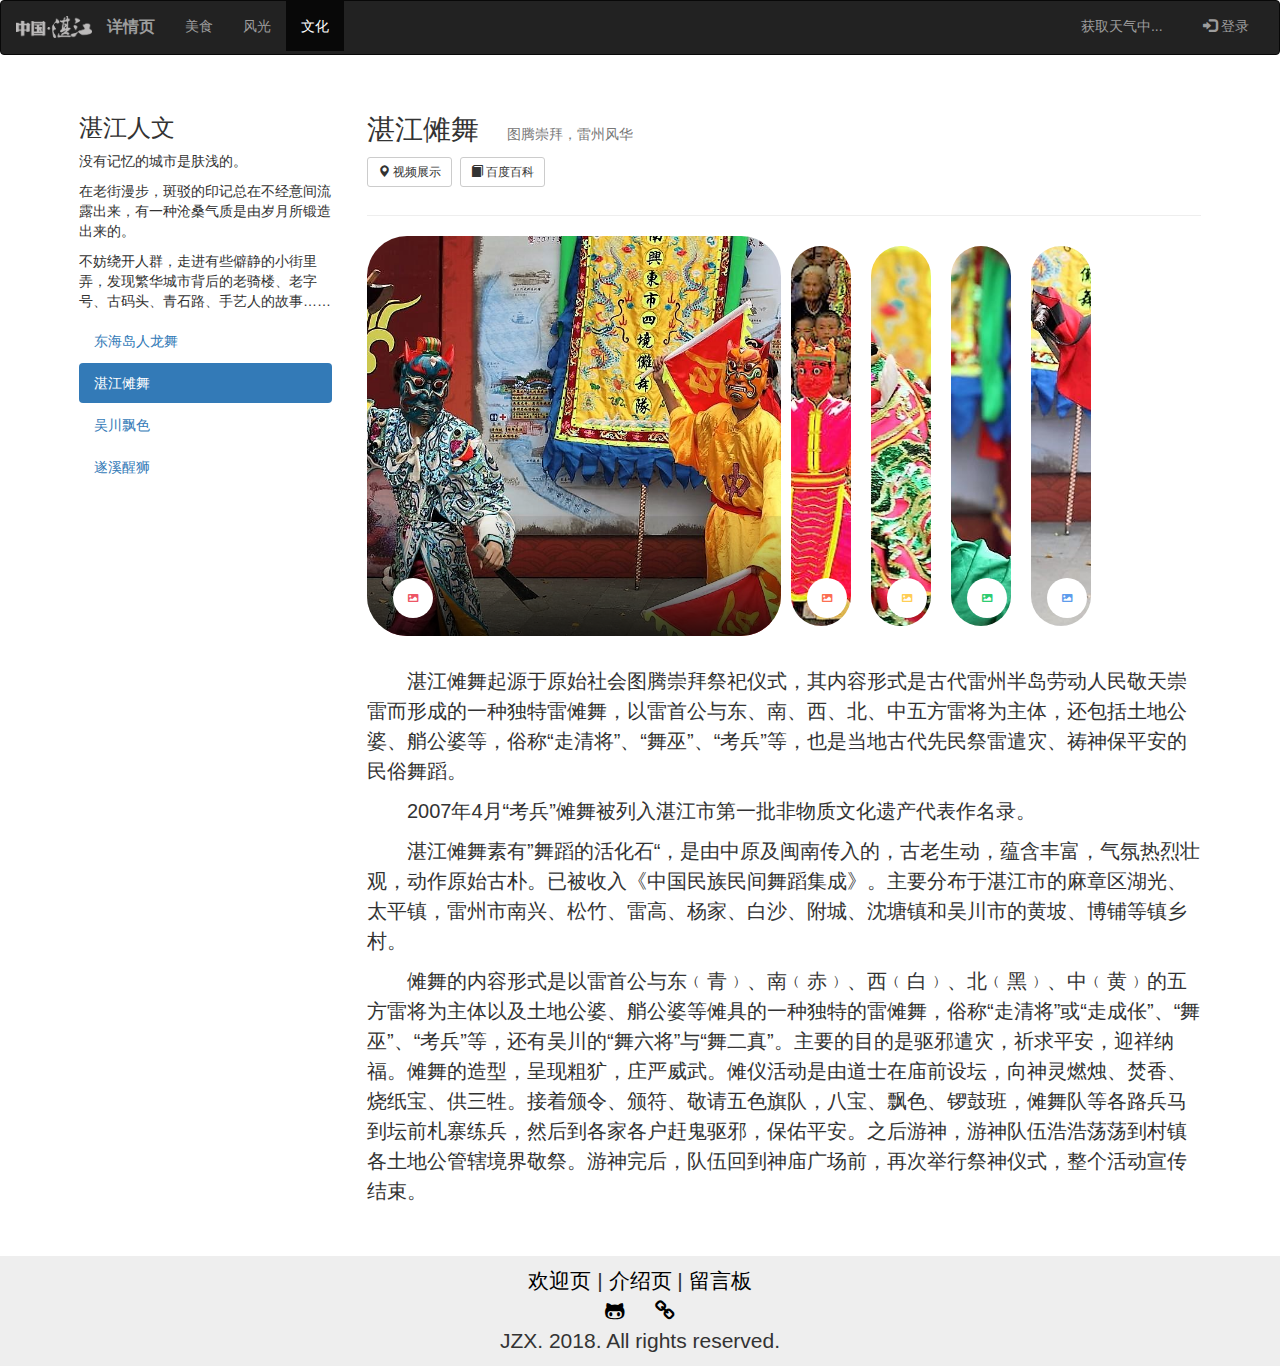
<file: details/culture-tanwu-details.html>
<!DOCTYPE html>
<html lang="en">
<head>
    <meta charset="UTF-8">
    <title>湛江人文——详情页</title>
    <script src="../js/jquery.min.js"></script>
    <script src="../js/jquery.toTop.min.js"></script>

    <link href="../css/bootstrap.min.css" type="text/css" rel="stylesheet"/>
    <link href="../css/bootstrap.css" type="text/css" rel="stylesheet">

    <script src="../js/bootstrap.min.js"></script>
    <!--手风琴效果-->
    <link rel="stylesheet" href="../css/normalize.min.css">
    <link rel="stylesheet" href="../css/all.css">
    <link rel="stylesheet" href="../css/style.css">

    <!--Font Awesome-->
    <link rel="stylesheet" href="../font-awesome/css/font-awesome.min.css">

    <link href="../css/details.css" type="text/css" rel="stylesheet"/>

    <style>
        .site-title {
            font-weight: 600;
            color: #FFF;
            margin-left: 0;
            font-size: 16px;
        }
    </style>

    <!---模态框专用-->
    <script src="../js/remodal.js"></script>
    <link rel="stylesheet" href="../css/remodal.css">
    <link rel="stylesheet" href="../css/remodal-default-theme.css">
</head>
<body>

<nav class="navbar navbar-inverse">
    <div class="container-fluid">
        <div class="navbar-header">
            <button type="button" class="navbar-toggle" data-toggle="collapse" data-target="#myNavbar">
                <span class="icon-bar"></span>
                <span class="icon-bar"></span>
                <span class="icon-bar"></span>
            </button>
            <a class="navbar-brand" href="#">
                <img src="../img/zhanjiang-logo.png"/>
            </a>
        </div>
        <div>
            <p class="navbar-text site-title">详情页</p>
        </div>
        <div class="collapse navbar-collapse" id="myNavbar">
            <ul class="nav navbar-nav">
                <li><a href="shenghao-details.html">美食</a></li>
                <li><a href="sight-haiwandaqiao-details.html">风光</a></li>
                <li class="active"><a href="#">文化</a></li>
            </ul>
            <ul class="nav navbar-nav navbar-right">
                <li class="navbar-login"><a href="../login/login.html"><span class="glyphicon glyphicon-log-in"></span> 登录</a></li>
                <li class="dropdown navbar-user" style="display: none">
                    <a href="#" class="dropdown-toggle" data-toggle="dropdown">
                        <span class="navbar-user-info">欢迎您</span>
                        <b class="caret"></b>
                    </a>
                    <ul class="dropdown-menu">
                        <li><p class="navbar-text navbar-user-email">aaa</p></li>
                        <li class="divider"></li>
                        <li><a href="../login/login.html">重新登录</a></li>
                        <li><a href="javascript:void(0)" onclick="cancelUser();">注销</a></li>
                    </ul>
                </li>
            </ul>
            <p class="navbar-text navbar-right navbar-weather" style="margin-right: 10px"><span class="weather-city">获取天气中...</span><span>&nbsp;&nbsp;</span><span
                    class="weather-text"></span><span>&nbsp;&nbsp;</span><span class="weather-temperature"></span></p>
        </div>
    </div>
</nav>

<div class="container">
    <div class="row">
        <div class="col-sm-3 col-md-3 left-container">
            <h3>湛江人文</h3>
            <p>没有记忆的城市是肤浅的。</p>
            <p>在老街漫步，斑驳的印记总在不经意间流露出来，有一种沧桑气质是由岁月所锻造出来的。</p>
            <p>不妨绕开人群，走进有些僻静的小街里弄，发现繁华城市背后的老骑楼、老字号、古码头、青石路、手艺人的故事……</p>
            <ul class="nav nav-pills nav-stacked">
                <li><a href="culture-renlongwu-details.html">东海岛人龙舞</a></li>
                <li class="active"><a href="#">湛江傩舞</a></li>
                <li><a href="culture-piaose-details.html">吴川飘色</a></li>
                <li><a href="culture-xingshi-details.html">遂溪醒狮</a></li>
            </ul>
            <hr class="hidden-sm hidden-md hidden-lg">
        </div>
        <div class="col-sm-9 col-md-9 right-container">
            <div class="page-header">
                <h1> 湛江傩舞
                    <small style="font-size: 50%; margin-left: 20px">图腾崇拜，雷州风华</small>

                    <div class="site-title-buttons">
                        <button type="button" class="btn btn-default btn-sm"
                                onclick="window.open('https://v.youku.com/v_show/id_XMzAwNzkwMzU2MA==.html')">
                            <span class="glyphicon glyphicon-map-marker"></span> 视频展示
                        </button>
                        <button type="button" class="btn btn-default btn-sm"
                                onclick="window.open('https://baike.baidu.com/item/%E6%B9%9B%E6%B1%9F%E5%82%A9%E8%88%9E')">
                            <span class="glyphicon glyphicon-book"></span> 百度百科
                        </button>
                    </div>
                </h1>
            </div>
            <div class="details">
                <div class="sight-img-show">
                    <div class="options">
                        <div class="option active" style="--optionBackground:url(../img/details/zjtw1.jpg);">
                            <div class="shadow"></div>
                            <div class="label">
                                <div class="icon">
                                    <i class="fas fa-image"></i>
                                </div>
                            </div>
                        </div>
                        <div class="option" style="--optionBackground:url(../img/details/zjtw2.jpg);">
                            <div class="shadow"></div>
                            <div class="label">
                                <div class="icon">
                                    <i class="fas fa-image"></i>
                                </div>
                            </div>
                        </div>
                        <div class="option" style="--optionBackground:url(../img/details/zjtw3.jpg);">
                            <div class="shadow"></div>
                            <div class="label">
                                <div class="icon">
                                    <i class="fas fa-image"></i>
                                </div>
                            </div>
                        </div>
                        <div class="option" style="--optionBackground:url(../img/details/zjtw4.jpg);">
                            <div class="shadow"></div>
                            <div class="label">
                                <div class="icon">
                                    <i class="fas fa-image"></i>
                                </div>
                            </div>
                        </div>
                        <div class="option" style="--optionBackground:url(../img/details/zjtw5.jpg);">
                            <div class="shadow"></div>
                            <div class="label">
                                <div class="icon">
                                    <i class="fas fa-image"></i>
                                </div>
                            </div>
                        </div>
                    </div>
                </div>
                <p>
                    湛江傩舞起源于原始社会图腾崇拜祭祀仪式，其内容形式是古代雷州半岛劳动人民敬天崇雷而形成的一种独特雷傩舞，以雷首公与东、南、西、北、中五方雷将为主体，还包括土地公婆、艄公婆等，俗称“走清将”、“舞巫”、“考兵”等，也是当地古代先民祭雷遣灾、祷神保平安的民俗舞蹈。
                </p>
                <p>
                    2007年4月“考兵”傩舞被列入湛江市第一批非物质文化遗产代表作名录。
                </p>
                <p>
                    湛江傩舞素有”舞蹈的活化石“，是由中原及闽南传入的，古老生动，蕴含丰富，气氛热烈壮观，动作原始古朴。已被收入《中国民族民间舞蹈集成》。主要分布于湛江市的麻章区湖光、太平镇，雷州市南兴、松竹、雷高、杨家、白沙、附城、沈塘镇和吴川市的黄坡、博铺等镇乡村。</p>
                <p>
                    傩舞的内容形式是以雷首公与东﹙青﹚、南﹙赤﹚、西﹙白﹚、北﹙黑﹚、中﹙黄﹚的五方雷将为主体以及土地公婆、艄公婆等傩具的一种独特的雷傩舞，俗称“走清将”或“走成伥”、“舞巫”、“考兵”等，还有吴川的“舞六将”与“舞二真”。主要的目的是驱邪遣灾，祈求平安，迎祥纳福。傩舞的造型，呈现粗犷，庄严威武。傩仪活动是由道士在庙前设坛，向神灵燃烛、焚香、烧纸宝、供三牲。接着颁令、颁符、敬请五色旗队，八宝、飘色、锣鼓班，傩舞队等各路兵马到坛前札寨练兵，然后到各家各户赶鬼驱邪，保佑平安。之后游神，游神队伍浩浩荡荡到村镇各土地公管辖境界敬祭。游神完后，队伍回到神庙广场前，再次举行祭神仪式，整个活动宣传结束。
                </p>
            </div>
        </div>
    </div>
</div>

<div class="jumbotron text-center" style="margin-bottom:0">
    <p><a href="../welcome.html">欢迎页</a> | <a href="../index.html">介绍页</a> | <a href="../message_board/board.html">留言板</a></p>
    <p><a href="https://github.com/JezaChen" target="_blank"><i class="fa fa-github-alt" aria-hidden="true"></i></a><span>&nbsp;&nbsp;&nbsp;&nbsp;&nbsp;</span><a href="http://jeza-chen.com/" target="_blank"><i class="fa fa-link" aria-hidden="true"></i></a></p>
    <p>JZX. 2018. All rights reserved.</p>
</div>
<a class="to-top">返回顶部</a>

</body>
<script type="text/javascript">
    $(function () {
        var n = 0;
        var myLi = $('#picLists').find('li');
        for (var i = 0; i < myLi.length; i++) {
            myLi.eq(i).css({left: i * 200 + 'px'});
        }
        myLi.hover(function () {
            var liIndex = $(this).index();
            for (var j = 1; j <= liIndex; j++) {
                myLi.eq(j).stop().animate({left: j * 100 + 'px'}, 300);
            }
            for (var j = liIndex + 1; j < myLi.length; j++) {
                myLi.eq(j).stop().animate({left: 500 + j * 100 + 'px'}, 300);
            }
        }, function () {
            for (var i = 0; i < myLi.length; i++) {
                myLi.eq(i).stop().animate({left: i * 200 + 'px'}, 300);
            }
        });
    });

    $('.to-top').toTop();
</script>

<script src="../js/sight-details.js"></script>
<script type="text/javascript">
    var map_modal;

    //百度地图API功能
    function loadJScript() {
        var script = document.createElement("script");
        script.type = "text/javascript";
        script.src = "http://api.map.baidu.com/api?v=2.0&ak=QGlN1PQ2LsOg0Vd5ZKEGbWAc15dNUPdV&callback=init";
        document.body.appendChild(script);
    }

    function init() {
        map_modal = new BMap.Map("allmap-modal");            // 创建Map实例
        var mark_point = new BMap.Point(110.431274, 21.256722); // 创建点坐标
        var point = new BMap.Point(110.431274 - 0.025, 21.256722 + 0.012);
        map_modal.centerAndZoom(point, 15);
        map_modal.disableScrollWheelZoom();  //禁用滚轮放大缩小

        let marker = new BMap.Marker(mark_point); //创建标注
        map_modal.addOverlay(marker); //将标注添加到地图上
        marker.setAnimation(BMAP_ANIMATION_BOUNCE); //跳动
    }

    window.onload = loadJScript;  //异步加载地图
</script>
<!---天气js-->
<script src="../js/weather.js"></script>
<!---用户登录模块-->
<script src="../js/cookie.js"> </script>
<script>
    /***
     *@brief 页面加载时用于读取cookie读取账号信息
     * */
    function checkUser() {
        let userinfo;
        if ((userinfo = getUser()) != null) {
            $('.navbar-user-email').text(userinfo[0]);
            $('.navbar-user-info').text("欢迎您，" + userinfo[1]);
            $('.navbar-user').show();
            $('.navbar-login').hide(); //登录按钮隐去
        }
    }
    checkUser();

    /***
     * @brief 注销账号
     * */
    function cancelUser() {
        login("", ""); //直接赋空cookie即可
        $('.navbar-user').hide();
        $('.navbar-login').show();
    }
</script>
</html>
</file>
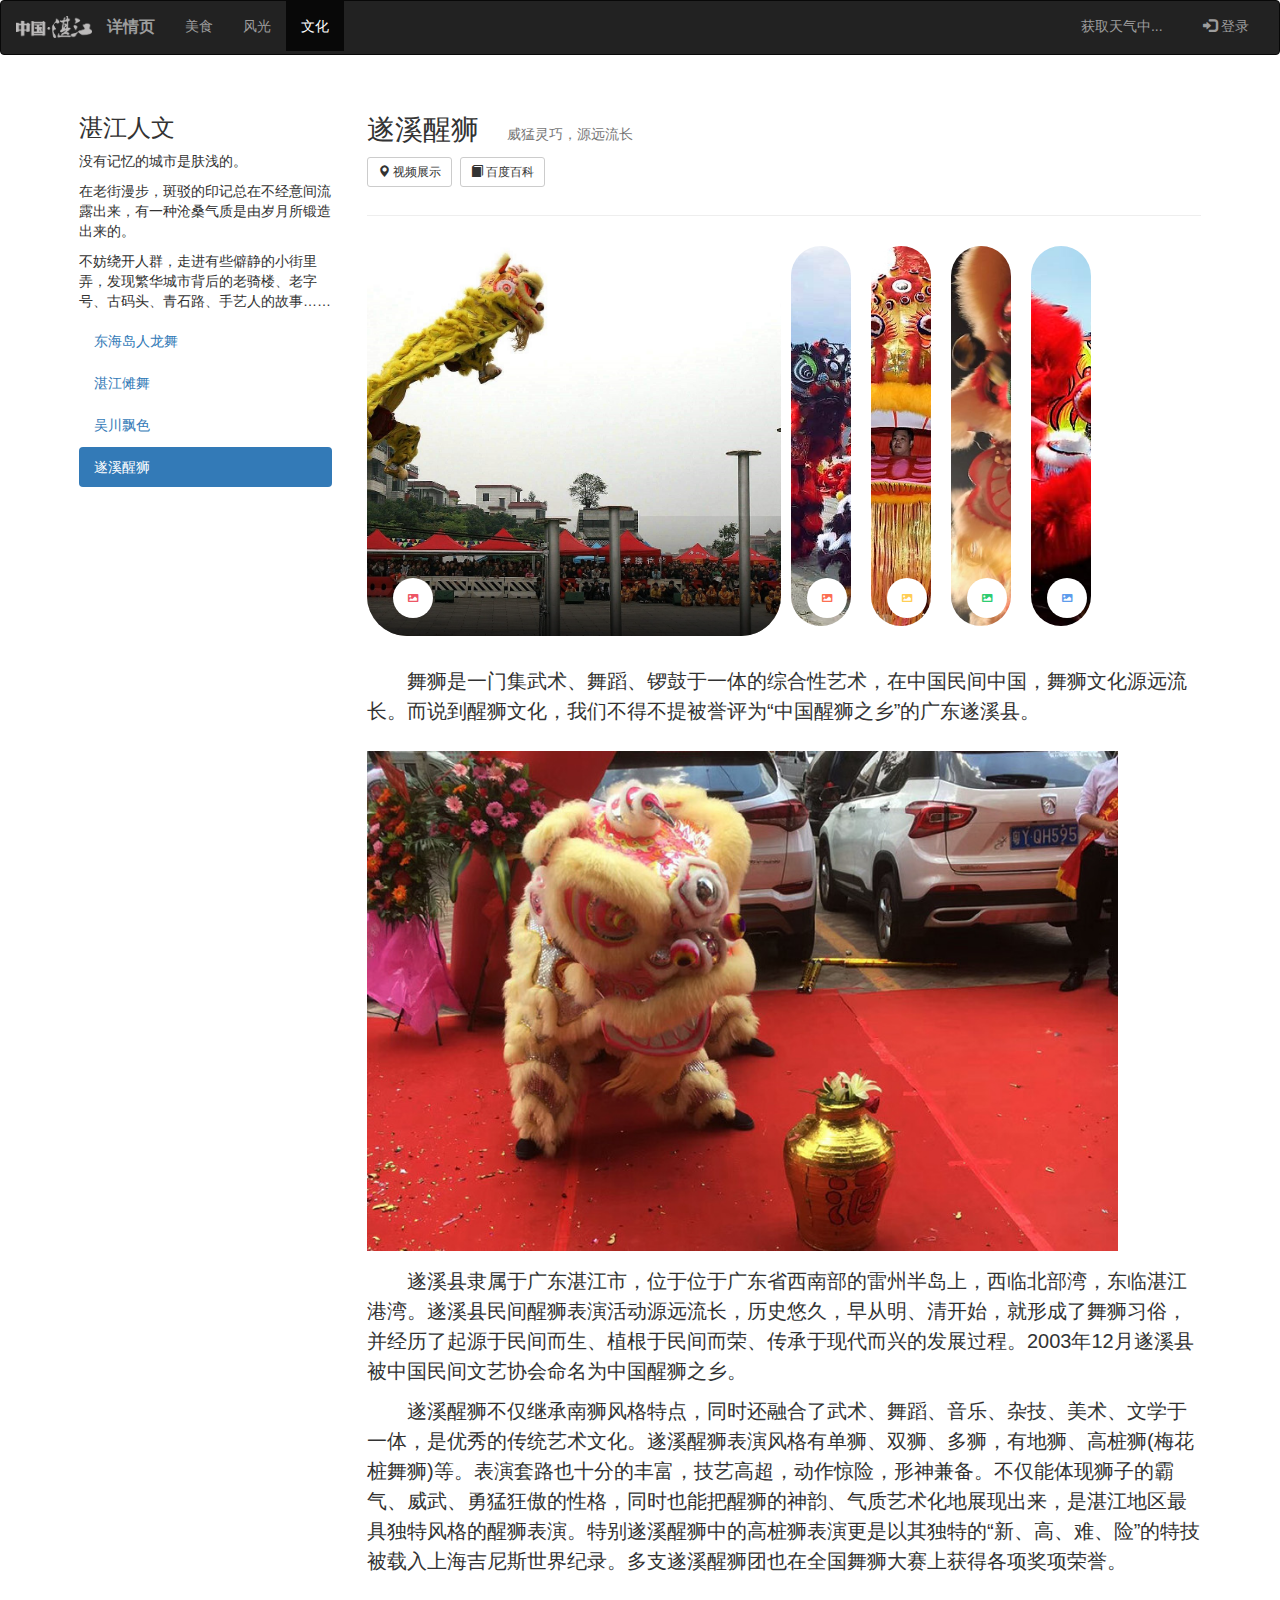
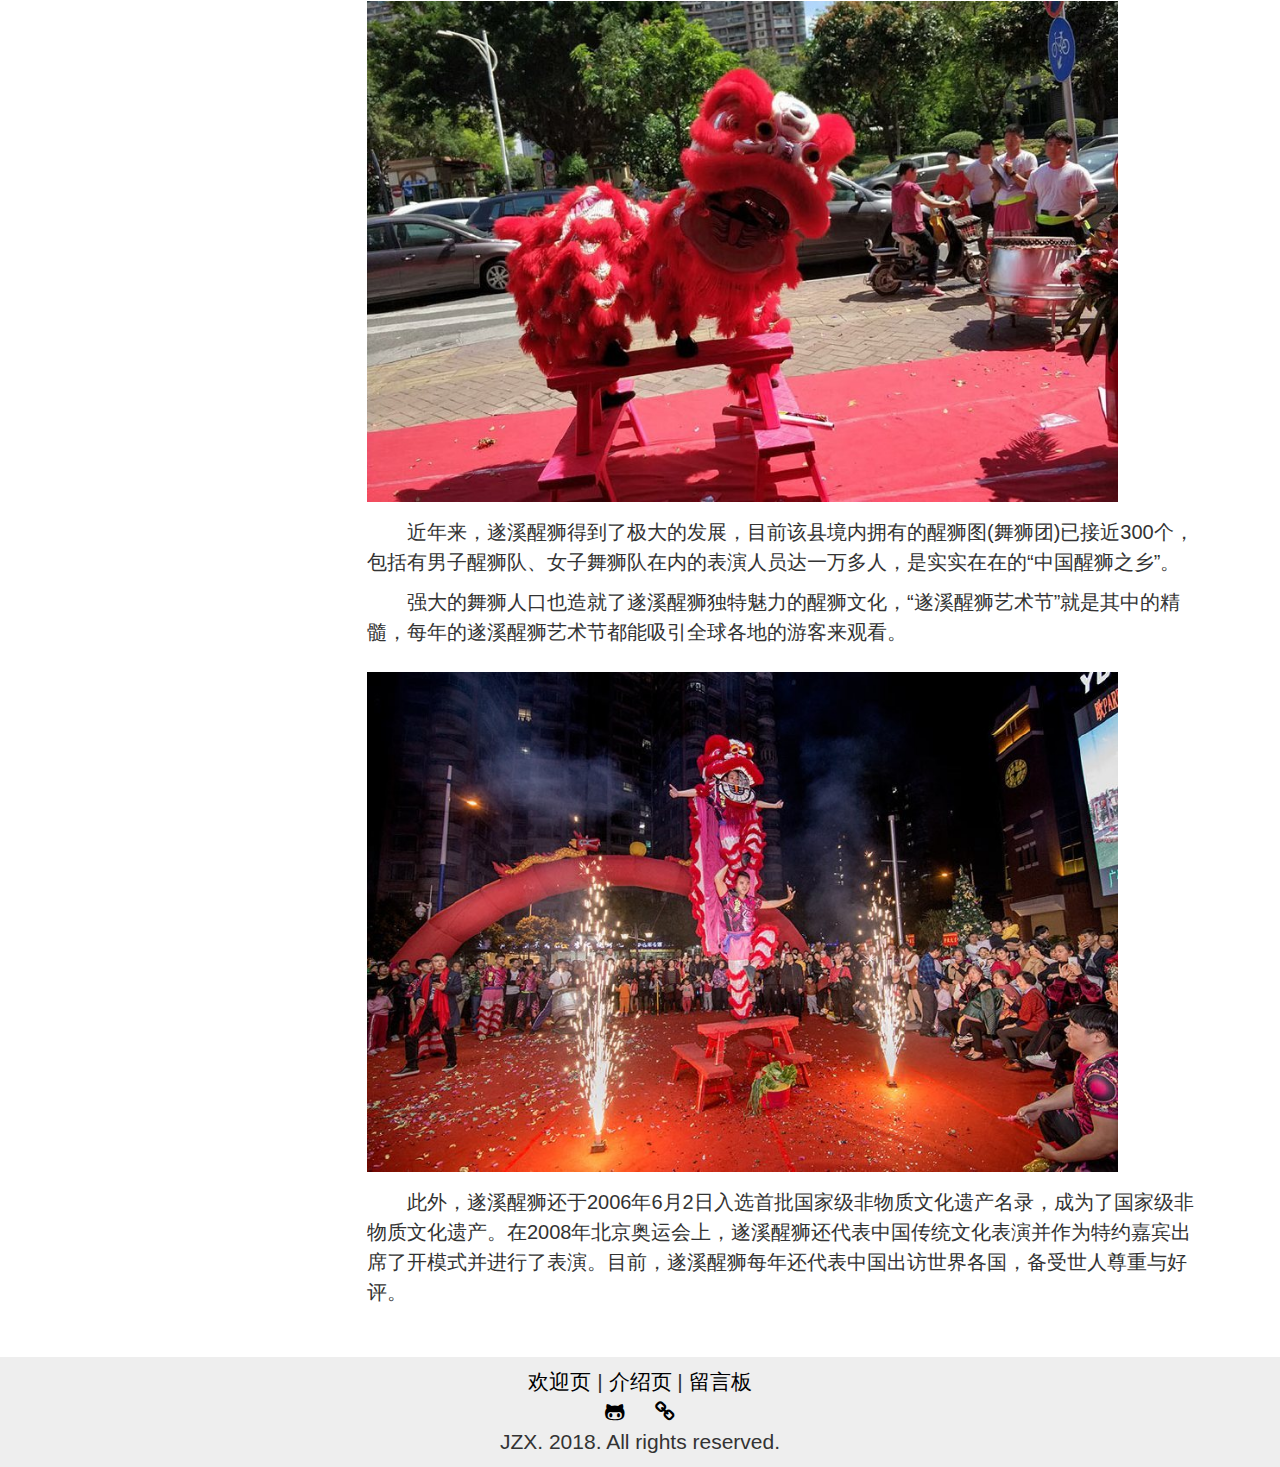
<file: details/culture-xingshi-details.html>
<!DOCTYPE html>
<html lang="en">
<head>
    <meta charset="UTF-8">
    <title>湛江人文——详情页</title>
    <script src="../js/jquery.min.js"></script>
    <script src="../js/jquery.toTop.min.js"></script>

    <link href="../css/bootstrap.min.css" type="text/css" rel="stylesheet"/>
    <link href="../css/bootstrap.css" type="text/css" rel="stylesheet">

    <script src="../js/bootstrap.min.js"></script>
    <!--手风琴效果-->
    <link rel="stylesheet" href="../css/normalize.min.css">
    <link rel="stylesheet" href="../css/all.css">
    <link rel="stylesheet" href="../css/style.css">

    <!--Font Awesome-->
    <link rel="stylesheet" href="../font-awesome/css/font-awesome.min.css">

    <link href="../css/details.css" type="text/css" rel="stylesheet"/>

    <style>
        .site-title {
            font-weight: 600;
            color: #FFF;
            margin-left: 0;
            font-size: 16px;
        }
    </style>

    <!---模态框专用-->
    <script src="../js/remodal.js"></script>
    <link rel="stylesheet" href="../css/remodal.css">
    <link rel="stylesheet" href="../css/remodal-default-theme.css">
</head>
<body>

<nav class="navbar navbar-inverse">
    <div class="container-fluid">
        <div class="navbar-header">
            <button type="button" class="navbar-toggle" data-toggle="collapse" data-target="#myNavbar">
                <span class="icon-bar"></span>
                <span class="icon-bar"></span>
                <span class="icon-bar"></span>
            </button>
            <a class="navbar-brand" href="#">
                <img src="../img/zhanjiang-logo.png"/>
            </a>
        </div>
        <div>
            <p class="navbar-text site-title">详情页</p>
        </div>
        <div class="collapse navbar-collapse" id="myNavbar">
            <ul class="nav navbar-nav">
                <li><a href="shenghao-details.html">美食</a></li>
                <li><a href="sight-haiwandaqiao-details.html">风光</a></li>
                <li class="active"><a href="#">文化</a></li>
            </ul>
            <ul class="nav navbar-nav navbar-right">
                <li class="navbar-login"><a href="../login/login.html"><span class="glyphicon glyphicon-log-in"></span> 登录</a></li>
                <li class="dropdown navbar-user" style="display: none">
                    <a href="#" class="dropdown-toggle" data-toggle="dropdown">
                        <span class="navbar-user-info">欢迎您</span>
                        <b class="caret"></b>
                    </a>
                    <ul class="dropdown-menu">
                        <li><p class="navbar-text navbar-user-email">aaa</p></li>
                        <li class="divider"></li>
                        <li><a href="../login/login.html">重新登录</a></li>
                        <li><a href="javascript:void(0)" onclick="cancelUser();">注销</a></li>
                    </ul>
                </li>
            </ul>
            <p class="navbar-text navbar-right navbar-weather" style="margin-right: 10px"><span class="weather-city">获取天气中...</span><span>&nbsp;&nbsp;</span><span class="weather-text"></span><span>&nbsp;&nbsp;</span><span class="weather-temperature"></span></p>
        </div>

    </div>
</nav>

<div class="container">
    <div class="row">
        <div class="col-sm-3 col-md-3 left-container">
            <h3>湛江人文</h3>
            <p>没有记忆的城市是肤浅的。</p>
            <p>在老街漫步，斑驳的印记总在不经意间流露出来，有一种沧桑气质是由岁月所锻造出来的。</p>
            <p>不妨绕开人群，走进有些僻静的小街里弄，发现繁华城市背后的老骑楼、老字号、古码头、青石路、手艺人的故事……</p>
            <ul class="nav nav-pills nav-stacked">
                <li><a href="culture-renlongwu-details.html">东海岛人龙舞</a></li>
                <li><a href="culture-tanwu-details.html">湛江傩舞</a></li>
                <li><a href="culture-piaose-details.html">吴川飘色</a></li>
                <li class="active"><a href="#">遂溪醒狮</a></li>
            </ul>
            <hr class="hidden-sm hidden-md hidden-lg">
        </div>
        <div class="col-sm-9 col-md-9 right-container">
            <div class="page-header">
                <h1> 遂溪醒狮
                    <small style="font-size: 50%; margin-left: 20px">威猛灵巧，源远流长</small>

                    <div class="site-title-buttons">
                        <button type="button" class="btn btn-default btn-sm"
                                onclick="window.open('https://www.iqiyi.com/w_19rv2yv1g9.html')">
                            <span class="glyphicon glyphicon-map-marker"></span> 视频展示
                        </button>
                        <button type="button" class="btn btn-default btn-sm"
                                onclick="window.open('https://baike.baidu.com/item/%E9%81%82%E6%BA%AA%E9%86%92%E7%8B%AE/8850494')">
                            <span class="glyphicon glyphicon-book"></span> 百度百科
                        </button>
                    </div>
                </h1>
            </div>
            <div class="details">
                <div class="sight-img-show">
                    <div class="options">
                        <div class="option active" style="--optionBackground:url(../img/details/sxxs1.jpg);">
                            <div class="shadow"></div>
                            <div class="label">
                                <div class="icon">
                                    <i class="fas fa-image"></i>
                                </div>
                            </div>
                        </div>
                        <div class="option" style="--optionBackground:url(../img/details/sxxs2.jpg);">
                            <div class="shadow"></div>
                            <div class="label">
                                <div class="icon">
                                    <i class="fas fa-image"></i>
                                </div>
                            </div>
                        </div>
                        <div class="option" style="--optionBackground:url(../img/details/sxxs3.jpg);">
                            <div class="shadow"></div>
                            <div class="label">
                                <div class="icon">
                                    <i class="fas fa-image"></i>
                                </div>
                            </div>
                        </div>
                        <div class="option" style="--optionBackground:url(../img/details/sxxs4.jpg);">
                            <div class="shadow"></div>
                            <div class="label">
                                <div class="icon">
                                    <i class="fas fa-image"></i>
                                </div>
                            </div>
                        </div>
                        <div class="option" style="--optionBackground:url(../img/details/sxxs5.jpg);">
                            <div class="shadow"></div>
                            <div class="label">
                                <div class="icon">
                                    <i class="fas fa-image"></i>
                                </div>
                            </div>
                        </div>
                    </div>
                </div>
                <p>
                    舞狮是一门集武术、舞蹈、锣鼓于一体的综合性艺术，在中国民间中国，舞狮文化源远流长。而说到醒狮文化，我们不得不提被誉评为“中国醒狮之乡”的广东遂溪县。
                </p>
                <img src="../img/details/sxxs6.jpeg"/>
                <p>
                    遂溪县隶属于广东湛江市，位于位于广东省西南部的雷州半岛上，西临北部湾，东临湛江港湾。遂溪县民间醒狮表演活动源远流长，历史悠久，早从明、清开始，就形成了舞狮习俗，并经历了起源于民间而生、植根于民间而荣、传承于现代而兴的发展过程。2003年12月遂溪县被中国民间文艺协会命名为中国醒狮之乡。
                </p>
                <p>
                    遂溪醒狮不仅继承南狮风格特点，同时还融合了武术、舞蹈、音乐、杂技、美术、文学于一体，是优秀的传统艺术文化。遂溪醒狮表演风格有单狮、双狮、多狮，有地狮、高桩狮(梅花桩舞狮)等。表演套路也十分的丰富，技艺高超，动作惊险，形神兼备。不仅能体现狮子的霸气、威武、勇猛狂傲的性格，同时也能把醒狮的神韵、气质艺术化地展现出来，是湛江地区最具独特风格的醒狮表演。特别遂溪醒狮中的高桩狮表演更是以其独特的“新、高、难、险”的特技被载入上海吉尼斯世界纪录。多支遂溪醒狮团也在全国舞狮大赛上获得各项奖项荣誉。
                </p>
                <img src="../img/details/sxxs7.jpeg"/>
                <p>
                    近年来，遂溪醒狮得到了极大的发展，目前该县境内拥有的醒狮图(舞狮团)已接近300个，包括有男子醒狮队、女子舞狮队在内的表演人员达一万多人，是实实在在的“中国醒狮之乡”。
                </p>
                <p>
                    强大的舞狮人口也造就了遂溪醒狮独特魅力的醒狮文化，“遂溪醒狮艺术节”就是其中的精髓，每年的遂溪醒狮艺术节都能吸引全球各地的游客来观看。
                </p>
                <img src="../img/details/sxxs8.jpeg"/>
                <p>
                    此外，遂溪醒狮还于2006年6月2日入选首批国家级非物质文化遗产名录，成为了国家级非物质文化遗产。在2008年北京奥运会上，遂溪醒狮还代表中国传统文化表演并作为特约嘉宾出席了开模式并进行了表演。目前，遂溪醒狮每年还代表中国出访世界各国，备受世人尊重与好评。
                </p>
            </div>
        </div>
    </div>
</div>

<div class="jumbotron text-center" style="margin-bottom:0">
    <p><a href="../welcome.html">欢迎页</a> | <a href="../index.html">介绍页</a> | <a href="../message_board/board.html">留言板</a></p>
    <p><a href="https://github.com/JezaChen" target="_blank"><i class="fa fa-github-alt" aria-hidden="true"></i></a><span>&nbsp;&nbsp;&nbsp;&nbsp;&nbsp;</span><a href="http://jeza-chen.com/" target="_blank"><i class="fa fa-link" aria-hidden="true"></i></a></p>
    <p>JZX. 2018. All rights reserved.</p>
</div>
<a class="to-top">返回顶部</a>

</body>
<script type="text/javascript">
    $(function () {
        var n = 0;
        var myLi = $('#picLists').find('li');
        for (var i = 0; i < myLi.length; i++) {
            myLi.eq(i).css({left: i * 200 + 'px'});
        }
        myLi.hover(function () {
            var liIndex = $(this).index();
            for (var j = 1; j <= liIndex; j++) {
                myLi.eq(j).stop().animate({left: j * 100 + 'px'}, 300);
            }
            for (var j = liIndex + 1; j < myLi.length; j++) {
                myLi.eq(j).stop().animate({left: 500 + j * 100 + 'px'}, 300);
            }
        }, function () {
            for (var i = 0; i < myLi.length; i++) {
                myLi.eq(i).stop().animate({left: i * 200 + 'px'}, 300);
            }
        });
    });

    $('.to-top').toTop();
</script>

<script src="../js/sight-details.js"></script>
<script type="text/javascript">
    var map_modal;

    //百度地图API功能
    function loadJScript() {
        var script = document.createElement("script");
        script.type = "text/javascript";
        script.src = "http://api.map.baidu.com/api?v=2.0&ak=QGlN1PQ2LsOg0Vd5ZKEGbWAc15dNUPdV&callback=init";
        document.body.appendChild(script);
    }

    function init() {
        map_modal = new BMap.Map("allmap-modal");            // 创建Map实例
        var mark_point = new BMap.Point(110.431274, 21.256722); // 创建点坐标
        var point = new BMap.Point(110.431274 - 0.025, 21.256722 + 0.012);
        map_modal.centerAndZoom(point, 15);
        map_modal.disableScrollWheelZoom();  //禁用滚轮放大缩小

        let marker = new BMap.Marker(mark_point); //创建标注
        map_modal.addOverlay(marker); //将标注添加到地图上
        marker.setAnimation(BMAP_ANIMATION_BOUNCE); //跳动
    }

    window.onload = loadJScript;  //异步加载地图
</script>
<!---天气js-->
<script src="../js/weather.js"></script>
<!---用户登录模块-->
<script src="../js/cookie.js"> </script>
<script>
    /***
     *@brief 页面加载时用于读取cookie读取账号信息
     * */
    function checkUser() {
        let userinfo;
        if ((userinfo = getUser()) != null) {
            $('.navbar-user-email').text(userinfo[0]);
            $('.navbar-user-info').text("欢迎您，" + userinfo[1]);
            $('.navbar-user').show();
            $('.navbar-login').hide(); //登录按钮隐去
        }
    }
    checkUser();

    /***
     * @brief 注销账号
     * */
    function cancelUser() {
        login("", ""); //直接赋空cookie即可
        $('.navbar-user').hide();
        $('.navbar-login').show();
    }
</script>
</html>
</file>
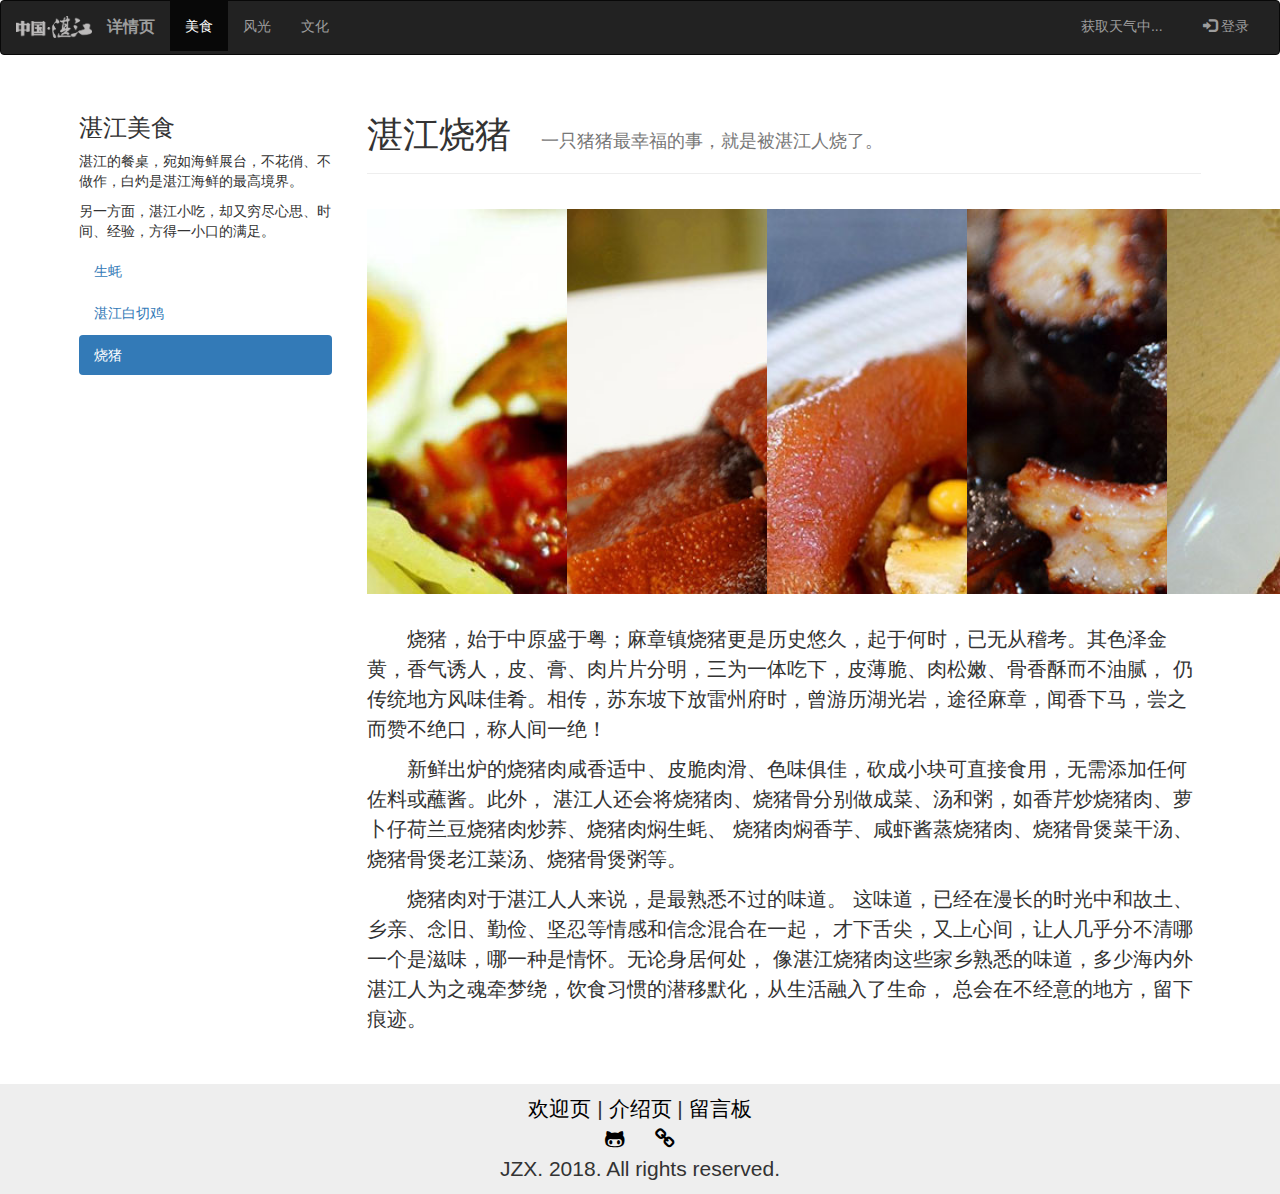
<file: details/shaozhu-details.html>
<!DOCTYPE html>
<html lang="en">
<head>
    <meta charset="UTF-8">
    <title>湛江美食——详情页</title>
    <link href="../css/bootstrap.min.css" type="text/css" rel="stylesheet"/>
    <link href="../css/bootstrap.css" type="text/css" rel="stylesheet">

    <script src="../js/bootstrap.min.js"></script>
    <script src="../js/jquery.min.js"></script>
    <script src="../js/jquery.toTop.min.js"></script>
    <link href="../css/details.css" type="text/css" rel="stylesheet"/>

    <!--Font Awesome-->
    <link rel="stylesheet" href="../font-awesome/css/font-awesome.min.css">

    <style>
        .site-title {
            font-weight: 600;
            color: #FFF;
            margin-left: 0;
            font-size: 16px;
        }
    </style>
</head>
<body>

<nav class="navbar navbar-inverse">
    <div class="container-fluid">
        <div class="navbar-header">
            <button type="button" class="navbar-toggle" data-toggle="collapse" data-target="#myNavbar">
                <span class="icon-bar"></span>
                <span class="icon-bar"></span>
                <span class="icon-bar"></span>
            </button>
            <a class="navbar-brand" href="#">
                <img src="../img/zhanjiang-logo.png"/>
            </a>
        </div>
        <div>
            <p class="navbar-text site-title">详情页</p>
        </div>
        <div class="collapse navbar-collapse" id="myNavbar">
            <ul class="nav navbar-nav">
                <li class="active"><a href="#">美食</a></li>
                <li><a href="sight-haiwandaqiao-details.html">风光</a></li>
                <li><a href="culture-renlongwu-details.html">文化</a></li>
            </ul>
            <ul class="nav navbar-nav navbar-right">
                <li class="navbar-login"><a href="../login/login.html"><span class="glyphicon glyphicon-log-in"></span> 登录</a></li>
                <li class="dropdown navbar-user" style="display: none">
                    <a href="#" class="dropdown-toggle" data-toggle="dropdown">
                        <span class="navbar-user-info">欢迎您</span>
                        <b class="caret"></b>
                    </a>
                    <ul class="dropdown-menu">
                        <li><p class="navbar-text navbar-user-email">aaa</p></li>
                        <li class="divider"></li>
                        <li><a href="../login/login.html">重新登录</a></li>
                        <li><a href="javascript:void(0)" onclick="cancelUser();">注销</a></li>
                    </ul>
                </li>
            </ul>
            <p class="navbar-text navbar-right navbar-weather" style="margin-right: 10px"><span class="weather-city">获取天气中...</span><span>&nbsp;&nbsp;</span><span class="weather-text"></span><span>&nbsp;&nbsp;</span><span class="weather-temperature"></span></p>
        </div>

    </div>
</nav>

<div class="container">
    <div class="row">
        <div class="col-sm-3 col-md-3 left-container">
            <h3>湛江美食</h3>
            <p>湛江的餐桌，宛如海鲜展台，不花俏、不做作，白灼是湛江海鲜的最高境界。</p>
            <p> 另一方面，湛江小吃，却又穷尽心思、时间、经验，方得一小口的满足。</p>
            <ul class="nav nav-pills nav-stacked">
                <li><a href="shenghao-details.html">生蚝</a></li>
                <li><a href="baiqieji-details.html">湛江白切鸡</a></li>
                <li class="active"><a href="#">烧猪</a></li>
            </ul>
            <hr class="hidden-sm hidden-md hidden-lg">
        </div>
        <div class="col-sm-9 col-md-9 right-container">
            <div class="page-header">
                <h1> 湛江烧猪
                    <small style="font-size: 50%; margin-left: 20px">一只猪猪最幸福的事，就是被湛江人烧了。</small>
                </h1>
            </div>
            <div class="details">
                <div id="picLists">
                    <ul>
                        <li>
                            <img src="../img/details/shaozhu1.jpg" alt=""/>
                        </li>
                        <li>
                            <img src="../img/details/shaozhu2.jpg" alt=""/>
                        </li>
                        <li>
                            <img src="../img/details/shaozhu3.jpg" alt=""/>
                        </li>
                        <li>
                            <img src="../img/details/shaozhu4.jpg" alt=""/>
                        </li>
                        <li>
                            <img src="../img/details/shaozhu5.jpg" alt=""/>
                        </li>
                    </ul>
                </div>
                <p>
                    烧猪，始于中原盛于粤；麻章镇烧猪更是历史悠久，起于何时，已无从稽考。其色泽金黄，香气诱人，皮、膏、肉片片分明，三为一体吃下，皮薄脆、肉松嫩、骨香酥而不油腻，
                    仍传统地方风味佳肴。相传，苏东坡下放雷州府时，曾游历湖光岩，途径麻章，闻香下马，尝之而赞不绝口，称人间一绝！
                </p>
                <p>
                    新鲜出炉的烧猪肉咸香适中、皮脆肉滑、色味俱佳，砍成小块可直接食用，无需添加任何佐料或蘸酱。此外，
                    湛江人还会将烧猪肉、烧猪骨分别做成菜、汤和粥，如香芹炒烧猪肉、萝卜仔荷兰豆烧猪肉炒荞、烧猪肉焖生蚝、
                    烧猪肉焖香芋、咸虾酱蒸烧猪肉、烧猪骨煲菜干汤、烧猪骨煲老江菜汤、烧猪骨煲粥等。
                </p>
                <p>
                    烧猪肉对于湛江人人来说，是最熟悉不过的味道。
                    这味道，已经在漫长的时光中和故土、乡亲、念旧、勤俭、坚忍等情感和信念混合在一起，
                    才下舌尖，又上心间，让人几乎分不清哪一个是滋味，哪一种是情怀。无论身居何处，
                    像湛江烧猪肉这些家乡熟悉的味道，多少海内外湛江人为之魂牵梦绕，饮食习惯的潜移默化，从生活融入了生命，
                    总会在不经意的地方，留下痕迹。
                </p>
            </div>
        </div>
    </div>
</div>

<div class="jumbotron text-center" style="margin-bottom:0">
    <p><a href="../welcome.html">欢迎页</a> | <a href="../index.html">介绍页</a> | <a href="../message_board/board.html">留言板</a></p>
    <p><a href="https://github.com/JezaChen" target="_blank"><i class="fa fa-github-alt" aria-hidden="true"></i></a><span>&nbsp;&nbsp;&nbsp;&nbsp;&nbsp;</span><a href="http://jeza-chen.com/" target="_blank"><i class="fa fa-link" aria-hidden="true"></i></a></p>
    <p>JZX. 2018. All rights reserved.</p>
</div>
<a class="to-top">返回顶部</a>
</body>
<script type="text/javascript">
    $(function () {
        var n = 0;
        var myLi = $('#picLists').find('li');
        for (var i = 0; i < myLi.length; i++) {
            myLi.eq(i).css({left: i * 200 + 'px'});
        }
        myLi.hover(function () {
            var liIndex = $(this).index();
            for (var j = 1; j <= liIndex; j++) {
                myLi.eq(j).stop().animate({left: j * 100 + 'px'}, 300);
            }
            for (var j = liIndex + 1; j < myLi.length; j++) {
                myLi.eq(j).stop().animate({left: 500 + j * 100 + 'px'}, 300);
            }
        }, function () {
            for (var i = 0; i < myLi.length; i++) {
                myLi.eq(i).stop().animate({left: i * 200 + 'px'}, 300);
            }
        });
    });
    $('.to-top').toTop();
</script>
<!---天气js-->
<script src="../js/weather.js"></script>
<!---用户登录模块-->
<script src="../js/cookie.js"> </script>
<script>
    /***
     *@brief 页面加载时用于读取cookie读取账号信息
     * */
    function checkUser() {
        let userinfo;
        if ((userinfo = getUser()) != null) {
            $('.navbar-user-email').text(userinfo[0]);
            $('.navbar-user-info').text("欢迎您，" + userinfo[1]);
            $('.navbar-user').show();
            $('.navbar-login').hide(); //登录按钮隐去
        }
    }
    checkUser();

    /***
     * @brief 注销账号
     * */
    function cancelUser() {
        login("", ""); //直接赋空cookie即可
        $('.navbar-user').hide();
        $('.navbar-login').show();
    }
</script>
</html>
</file>
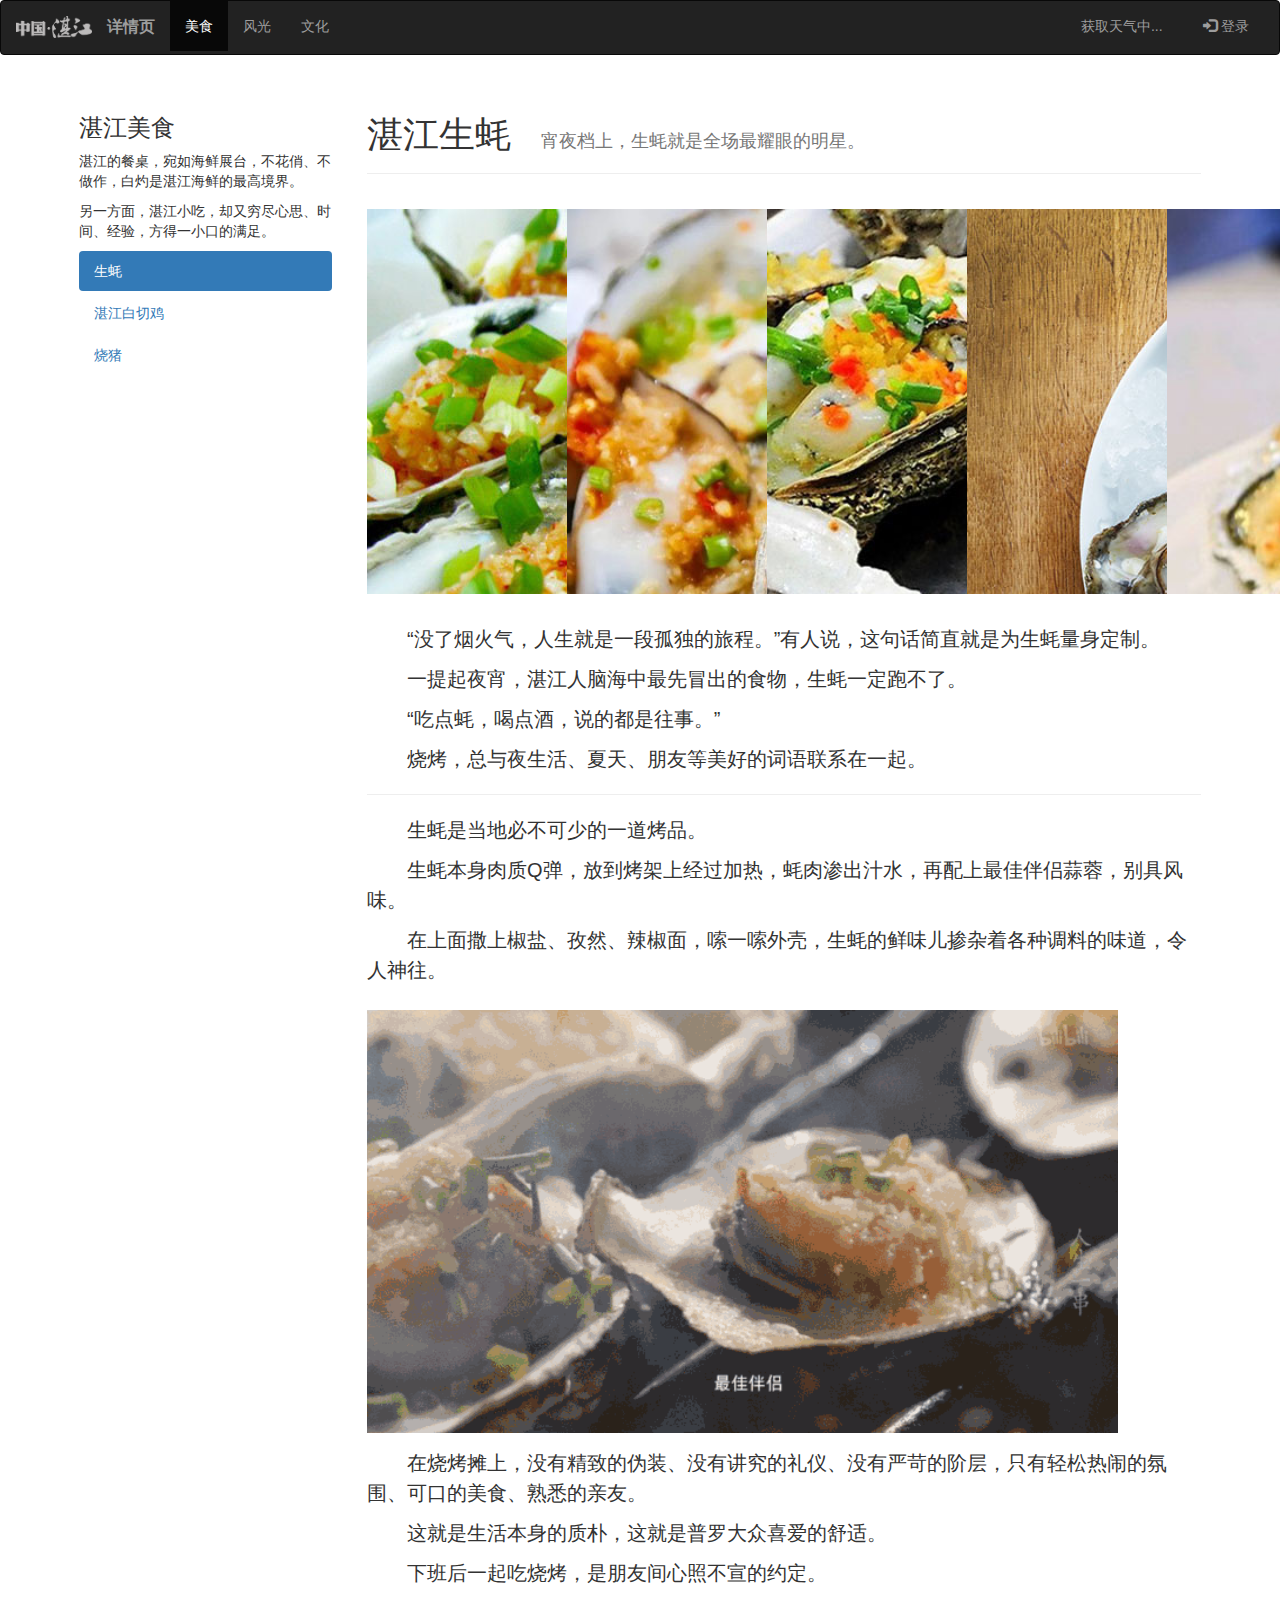
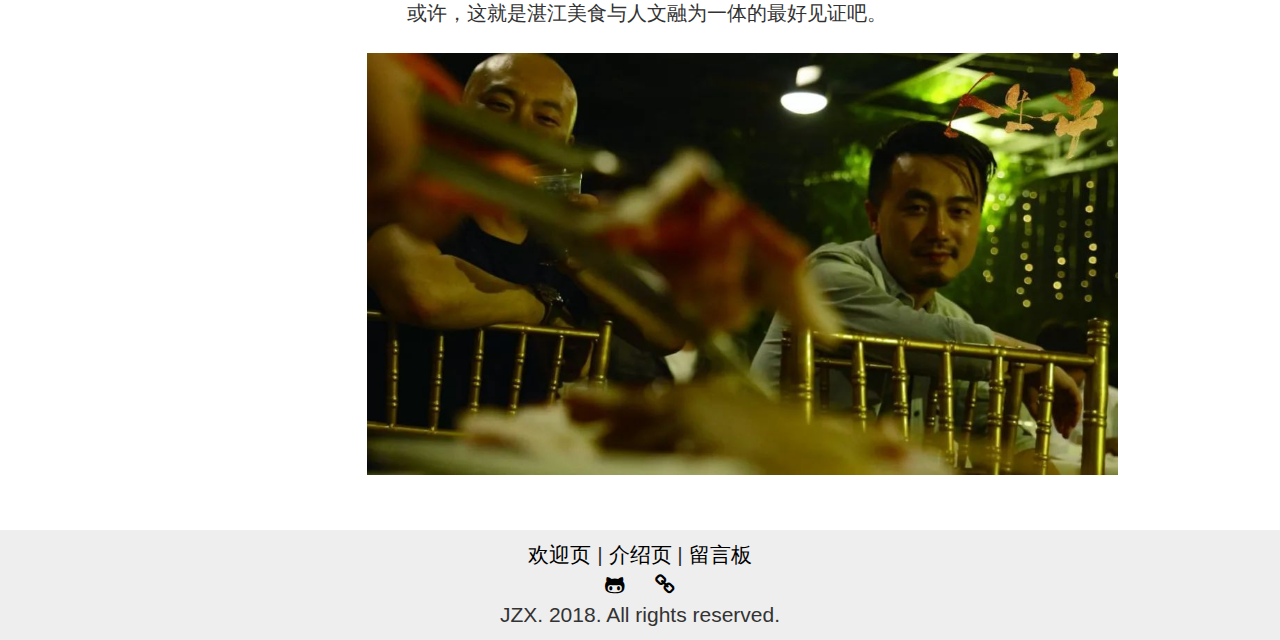
<file: details/shenghao-details.html>
<!DOCTYPE html>
<html lang="en">
<head>
    <meta charset="UTF-8">
    <title>湛江美食——详情页</title>
    <script src="../js/jquery.min.js"></script>
    <link href="../css/bootstrap.min.css" type="text/css" rel="stylesheet"/>
    <link href="../css/bootstrap.css" type="text/css" rel="stylesheet">

    <script src="../js/bootstrap.min.js"></script>
    <script src="../js/jquery.toTop.min.js"></script>
    <link href="../css/details.css" type="text/css" rel="stylesheet"/>

    <!--Font Awesome-->
    <link rel="stylesheet" href="../font-awesome/css/font-awesome.min.css">

    <style>
        .site-title {
            font-weight: 600;
            color: #FFF;
            margin-left: 0;
            font-size: 16px;
        }
    </style>
</head>
<body>

<nav class="navbar navbar-inverse">
    <div class="container-fluid">
        <div class="navbar-header">
            <button type="button" class="navbar-toggle" data-toggle="collapse" data-target="#myNavbar">
                <span class="icon-bar"></span>
                <span class="icon-bar"></span>
                <span class="icon-bar"></span>
            </button>
            <a class="navbar-brand" href="#">
                <img src="../img/zhanjiang-logo.png"/>
            </a>
        </div>
        <div>
            <p class="navbar-text site-title">详情页</p>
        </div>
        <div class="collapse navbar-collapse" id="myNavbar">
            <ul class="nav navbar-nav">
                <li class="active"><a href="#">美食</a></li>
                <li><a href="sight-haiwandaqiao-details.html">风光</a></li>
                <li><a href="culture-renlongwu-details.html">文化</a></li>
            </ul>
            <ul class="nav navbar-nav navbar-right">
                <li class="navbar-login"><a href="../login/login.html"><span class="glyphicon glyphicon-log-in"></span> 登录</a></li>
                <li class="dropdown navbar-user" style="display: none">
                    <a href="#" class="dropdown-toggle" data-toggle="dropdown">
                        <span class="navbar-user-info">欢迎您</span>
                        <b class="caret"></b>
                    </a>
                    <ul class="dropdown-menu">
                        <li><p class="navbar-text navbar-user-email">aaa</p></li>
                        <li class="divider"></li>
                        <li><a href="../login/login.html">重新登录</a></li>
                        <li><a href="javascript:void(0)" onclick="cancelUser();">注销</a></li>
                    </ul>
                </li>
            </ul>
            <p class="navbar-text navbar-right navbar-weather" style="margin-right: 10px"><span class="weather-city">获取天气中...</span><span>&nbsp;&nbsp;</span><span class="weather-text"></span><span>&nbsp;&nbsp;</span><span class="weather-temperature"></span></p>
        </div>

    </div>
</nav>

<div class="container">
    <div class="row">
        <div class="col-sm-3 col-md-3 left-container">
            <h3>湛江美食</h3>
            <p>湛江的餐桌，宛如海鲜展台，不花俏、不做作，白灼是湛江海鲜的最高境界。</p>
               <p> 另一方面，湛江小吃，却又穷尽心思、时间、经验，方得一小口的满足。</p>
            <ul class="nav nav-pills nav-stacked">
                <li class="active"><a href="#">生蚝</a></li>
                <li><a href="baiqieji-details.html">湛江白切鸡</a></li>
                <li><a href="shaozhu-details.html">烧猪</a></li>
            </ul>
            <hr class="hidden-sm hidden-md hidden-lg">
        </div>
        <div class="col-sm-9 col-md-9 right-container">
            <div class="page-header">
                <h1> 湛江生蚝
                    <small style="font-size: 50%; margin-left: 20px">宵夜档上，生蚝就是全场最耀眼的明星。</small>
                </h1>
            </div>
            <div class="details">
                <div id="picLists">
                    <ul>
                        <li>
                            <img src="../img/details/shenghao-1.jpg" alt=""/>
                        </li>
                        <li>
                            <img src="../img/details/shenghao2.jpeg" alt=""/>
                        </li>
                        <li>
                            <img src="../img/details/shenghao3.jpg" alt=""/>
                        </li>
                        <li>
                            <img src="../img/details/shenghao4.jpg" alt=""/>
                        </li>
                        <li>
                            <img src="../img/details/shenghao5.jpg" alt=""/>
                        </li>
                    </ul>
                </div>
                <p>“没了烟火气，人生就是一段孤独的旅程。”有人说，这句话简直就是为生蚝量身定制。</p>
                <p>一提起夜宵，湛江人脑海中最先冒出的食物，生蚝一定跑不了。</p>
                <p>“吃点蚝，喝点酒，说的都是往事。”</p>
                <p>烧烤，总与夜生活、夏天、朋友等美好的词语联系在一起。</p>
                <hr/>
                <p>生蚝是当地必不可少的一道烤品。</p>
                <p>生蚝本身肉质Q弹，放到烤架上经过加热，蚝肉渗出汁水，再配上最佳伴侣蒜蓉，别具风味。</p>
                <p>在上面撒上椒盐、孜然、辣椒面，嗦一嗦外壳，生蚝的鲜味儿掺杂着各种调料的味道，令人神往。</p>
                <img src="../img/details/shenghao6.gif"/>
                <p>在烧烤摊上，没有精致的伪装、没有讲究的礼仪、没有严苛的阶层，只有轻松热闹的氛围、可口的美食、熟悉的亲友。</p>
                <p>这就是生活本身的质朴，这就是普罗大众喜爱的舒适。</p>
                <p>下班后一起吃烧烤，是朋友间心照不宣的约定。</p>
                <p>或许，这就是湛江美食与人文融为一体的最好见证吧。</p>
                <img src="../img/details/shenghao7.jpeg"/>
            </div>
        </div>
    </div>
</div>

<div class="jumbotron text-center" style="margin-bottom:0">
    <p><a href="../welcome.html">欢迎页</a> | <a href="../index.html">介绍页</a> | <a href="../message_board/board.html">留言板</a></p>
    <p><a href="https://github.com/JezaChen" target="_blank"><i class="fa fa-github-alt" aria-hidden="true"></i></a><span>&nbsp;&nbsp;&nbsp;&nbsp;&nbsp;</span><a href="http://jeza-chen.com/" target="_blank"><i class="fa fa-link" aria-hidden="true"></i></a></p>
    <p>JZX. 2018. All rights reserved.</p>
</div>
<a class="to-top">返回顶部</a>
</body>
<script type="text/javascript">
    $(function(){
        var n=0;
        var myLi=$('#picLists').find('li');
        for(var i=0;i<myLi.length;i++){
            myLi.eq(i).css({left:i*200+'px'});
        }
        myLi.hover(function(){
            var liIndex=$(this).index();
            for(var j=1;j<=liIndex;j++){
                myLi.eq(j).stop().animate({left:j*100+'px'},300);
            }
            for(var j=liIndex+1;j<myLi.length;j++){
                myLi.eq(j).stop().animate({left:500+j*100+'px'},300);
            }
        },function(){
            for(var i=0;i<myLi.length;i++){
                myLi.eq(i).stop().animate({left:i*200+'px'},300);
            }
        });
    });
    $('.to-top').toTop();
</script>

<!---天气js-->
<script src="../js/weather.js"></script>
<!---用户登录模块-->
<script src="../js/cookie.js"> </script>
<script>
    /***
     *@brief 页面加载时用于读取cookie读取账号信息
     * */
    function checkUser() {
        let userinfo;
        if ((userinfo = getUser()) != null) {
            $('.navbar-user-email').text(userinfo[0]);
            $('.navbar-user-info').text("欢迎您，" + userinfo[1]);
            $('.navbar-user').show();
            $('.navbar-login').hide(); //登录按钮隐去
        }
    }
    checkUser();

    /***
     * @brief 注销账号
     * */
    function cancelUser() {
        login("", ""); //直接赋空cookie即可
        $('.navbar-user').hide();
        $('.navbar-login').show();
    }
</script>

</html>
</file>
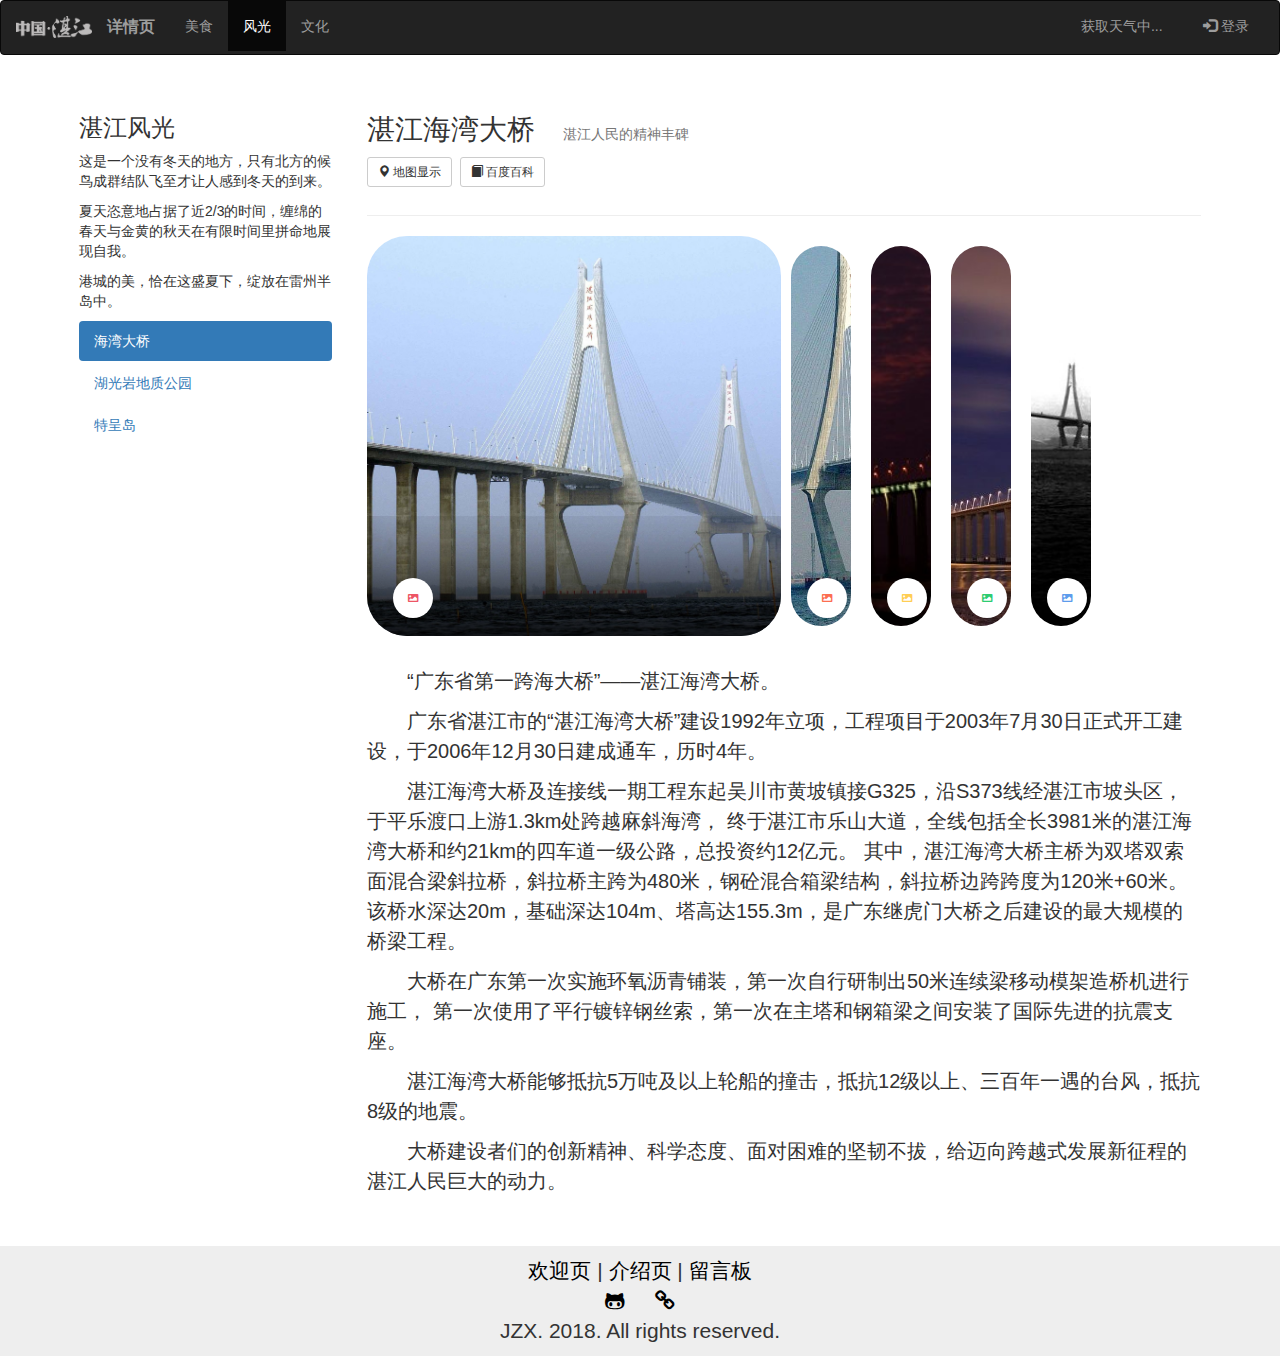
<file: details/sight-haiwandaqiao-details.html>
<!DOCTYPE html>
<html lang="en">
<head>
    <meta charset="UTF-8">
    <title>湛江风光——详情页</title>
    <script src="../js/jquery.min.js"></script>
    <script src="../js/jquery.toTop.min.js"></script>

    <link href="../css/bootstrap.min.css" type="text/css" rel="stylesheet"/>
    <link href="../css/bootstrap.css" type="text/css" rel="stylesheet">

    <script src="../js/bootstrap.min.js"></script>
    <!--手风琴效果-->
    <link rel="stylesheet" href="../css/normalize.min.css">
    <link rel="stylesheet" href="../css/all.css">
    <link rel="stylesheet" href="../css/style.css">

    <link href="../css/details.css" type="text/css" rel="stylesheet"/>

    <!--Font Awesome-->
    <link rel="stylesheet" href="../font-awesome/css/font-awesome.min.css">

    <style>
        .site-title {
            font-weight: 600;
            color: #FFF;
            margin-left: 0;
            font-size: 16px;
        }
    </style>

    <!---模态框专用-->
    <script src="../js/remodal.js"></script>
    <link rel="stylesheet" href="../css/remodal.css">
    <link rel="stylesheet" href="../css/remodal-default-theme.css">
</head>
<body>

<nav class="navbar navbar-inverse">
    <div class="container-fluid">
        <div class="navbar-header">
            <button type="button" class="navbar-toggle" data-toggle="collapse" data-target="#myNavbar">
                <span class="icon-bar"></span>
                <span class="icon-bar"></span>
                <span class="icon-bar"></span>
            </button>
            <a class="navbar-brand" href="#">
                <img src="../img/zhanjiang-logo.png"/>
            </a>
        </div>
        <div>
            <p class="navbar-text site-title">详情页</p>
        </div>
        <div class="collapse navbar-collapse" id="myNavbar">
            <ul class="nav navbar-nav">
                <li><a href="shenghao-details.html">美食</a></li>
                <li class="active"><a href="#">风光</a></li>
                <li><a href="culture-renlongwu-details.html">文化</a></li>
            </ul>
            <ul class="nav navbar-nav navbar-right">
                <li class="navbar-login"><a href="../login/login.html"><span class="glyphicon glyphicon-log-in"></span> 登录</a></li>
                <li class="dropdown navbar-user" style="display: none">
                    <a href="#" class="dropdown-toggle" data-toggle="dropdown">
                        <span class="navbar-user-info">欢迎您</span>
                        <b class="caret"></b>
                    </a>
                    <ul class="dropdown-menu">
                        <li><p class="navbar-text navbar-user-email">aaa</p></li>
                        <li class="divider"></li>
                        <li><a href="../login/login.html">重新登录</a></li>
                        <li><a href="javascript:void(0)" onclick="cancelUser();">注销</a></li>
                    </ul>
                </li>
            </ul>
            <p class="navbar-text navbar-right navbar-weather" style="margin-right: 10px"><span class="weather-city">获取天气中...</span><span>&nbsp;&nbsp;</span><span class="weather-text"></span><span>&nbsp;&nbsp;</span><span class="weather-temperature"></span></p>
        </div>

    </div>
</nav>

<div class="container">
    <div class="row">
        <div class="col-sm-3 col-md-3 left-container">
            <h3>湛江风光</h3>
            <p>这是一个没有冬天的地方，只有北方的候鸟成群结队飞至才让人感到冬天的到来。</p>
            <p>夏天恣意地占据了近2/3的时间，缠绵的春天与金黄的秋天在有限时间里拼命地展现自我。</p>
            <p>港城的美，恰在这盛夏下，绽放在雷州半岛中。</p>
            <ul class="nav nav-pills nav-stacked">
                <li class="active"><a href="#">海湾大桥</a></li>
                <li><a href="sight-huguangyan-details.html">湖光岩地质公园</a></li>
                <li><a href="sight-techengdao-details.html">特呈岛</a></li>
            </ul>
            <hr class="hidden-sm hidden-md hidden-lg">
        </div>
        <div class="col-sm-9 col-md-9 right-container">
            <div class="page-header">
                <h1> 湛江海湾大桥
                    <small style="font-size: 50%; margin-left: 20px">湛江人民的精神丰碑</small>

                    <div class="site-title-buttons">
                        <button type="button" class="btn btn-default btn-sm" onclick="location.href='#modal-map'">
                            <span class="glyphicon glyphicon-map-marker"></span> 地图显示
                        </button>
                        <button type="button" class="btn btn-default btn-sm" onclick="window.open('https://baike.baidu.com/item/%E6%B9%9B%E6%B1%9F%E6%B5%B7%E6%B9%BE%E5%A4%A7%E6%A1%A5')">
                            <span class="glyphicon glyphicon-book"></span> 百度百科
                        </button>
                    </div>
                </h1>
            </div>
            <div class="details">
                <div class="sight-img-show">
                    <div class="options">
                        <div class="option active" style="--optionBackground:url(../img/details/hwdq1-hd.jpg);">
                            <div class="shadow"></div>
                            <div class="label">
                                <div class="icon">
                                    <i class="fas fa-image"></i>
                                </div>
                            </div>
                        </div>
                        <div class="option" style="--optionBackground:url(../img/details/hwdq2.jpg);">
                            <div class="shadow"></div>
                            <div class="label">
                                <div class="icon">
                                    <i class="fas fa-image"></i>
                                </div>
                            </div>
                        </div>
                        <div class="option" style="--optionBackground:url(../img/details/hwdq3.jpg);">
                            <div class="shadow"></div>
                            <div class="label">
                                <div class="icon">
                                    <i class="fas fa-image"></i>
                                </div>
                            </div>
                        </div>
                        <div class="option" style="--optionBackground:url(../img/details/hwdq4.jpg);">
                            <div class="shadow"></div>
                            <div class="label">
                                <div class="icon">
                                    <i class="fas fa-image"></i>
                                </div>
                            </div>
                        </div>
                        <div class="option" style="--optionBackground:url(../img/details/hwdq5.jpg);">
                            <div class="shadow"></div>
                            <div class="label">
                                <div class="icon">
                                    <i class="fas fa-image"></i>
                                </div>
                            </div>
                        </div>
                    </div>
                </div>
                <p>“广东省第一跨海大桥”——湛江海湾大桥。</p>
                <p>广东省湛江市的“湛江海湾大桥”建设1992年立项，工程项目于2003年7月30日正式开工建设，于2006年12月30日建成通车，历时4年。</p>
                <p>
                    湛江海湾大桥及连接线一期工程东起吴川市黄坡镇接G325，沿S373线经湛江市坡头区，于平乐渡口上游1.3km处跨越麻斜海湾，
                    终于湛江市乐山大道，全线包括全长3981米的湛江海湾大桥和约21km的四车道一级公路，总投资约12亿元。
                    其中，湛江海湾大桥主桥为双塔双索面混合梁斜拉桥，斜拉桥主跨为480米，钢砼混合箱梁结构，斜拉桥边跨跨度为120米+60米。
                    该桥水深达20m，基础深达104m、塔高达155.3m，是广东继虎门大桥之后建设的最大规模的桥梁工程。</p>
                <p>
                    大桥在广东第一次实施环氧沥青铺装，第一次自行研制出50米连续梁移动模架造桥机进行施工，
                    第一次使用了平行镀锌钢丝索，第一次在主塔和钢箱梁之间安装了国际先进的抗震支座。
                </p>
                <p>湛江海湾大桥能够抵抗5万吨及以上轮船的撞击，抵抗12级以上、三百年一遇的台风，抵抗8级的地震。</p>
                <p>大桥建设者们的创新精神、科学态度、面对困难的坚韧不拔，给迈向跨越式发展新征程的湛江人民巨大的动力。</p>
            </div>
        </div>
    </div>
</div>

<div class="jumbotron text-center" style="margin-bottom:0">
    <p><a href="../welcome.html">欢迎页</a> | <a href="../index.html">介绍页</a> | <a href="../message_board/board.html">留言板</a></p>
    <p><a href="https://github.com/JezaChen" target="_blank"><i class="fa fa-github-alt" aria-hidden="true"></i></a><span>&nbsp;&nbsp;&nbsp;&nbsp;&nbsp;</span><a href="http://jeza-chen.com/" target="_blank"><i class="fa fa-link" aria-hidden="true"></i></a></p>
    <p>JZX. 2018. All rights reserved.</p>
</div>
<a class="to-top">返回顶部</a>

<!---模态框内容--->
<div class="remodal" data-remodal-id="modal-map" role="dialog" aria-labelledby="modal1Title"
     aria-describedby="modal1Desc">
    <button data-remodal-action="close" class="remodal-close" aria-label="Close"></button>
    <div>
        <h2 class="modal-map-h" id="modal4Title">湛江海湾大桥</h2>
        <div id="allmap-modal"></div>
    </div>
    <br>
    <button data-remodal-action="cancel" class="remodal-cancel">退出</button>
    <button onclick="window.open('http://map.baidu.com/?latlng=21.256722,110.431274')" class="remodal-confirm">查看更多</button>
</div>

</body>
<script type="text/javascript">
    $(function () {
        var n = 0;
        var myLi = $('#picLists').find('li');
        for (var i = 0; i < myLi.length; i++) {
            myLi.eq(i).css({left: i * 200 + 'px'});
        }
        myLi.hover(function () {
            var liIndex = $(this).index();
            for (var j = 1; j <= liIndex; j++) {
                myLi.eq(j).stop().animate({left: j * 100 + 'px'}, 300);
            }
            for (var j = liIndex + 1; j < myLi.length; j++) {
                myLi.eq(j).stop().animate({left: 500 + j * 100 + 'px'}, 300);
            }
        }, function () {
            for (var i = 0; i < myLi.length; i++) {
                myLi.eq(i).stop().animate({left: i * 200 + 'px'}, 300);
            }
        });
    });

    $('.to-top').toTop();
</script>

<script src="../js/sight-details.js"></script>
<script type="text/javascript">
    var map_modal;

    //百度地图API功能
    function loadJScript() {
        var script = document.createElement("script");
        script.type = "text/javascript";
        script.src = "http://api.map.baidu.com/api?v=2.0&ak=QGlN1PQ2LsOg0Vd5ZKEGbWAc15dNUPdV&callback=init";
        document.body.appendChild(script);
    }

    function init() {
        map_modal = new BMap.Map("allmap-modal");            // 创建Map实例
        var mark_point = new BMap.Point(110.291934, 21.150217); // 创建点坐标
        var point = new BMap.Point(110.291934 - 0.025, 21.150217 + 0.012);
        map_modal.centerAndZoom(point, 15);
        map_modal.disableScrollWheelZoom();  //禁用滚轮放大缩小

        let marker = new BMap.Marker(mark_point); //创建标注
        map_modal.addOverlay(marker); //将标注添加到地图上
        marker.setAnimation(BMAP_ANIMATION_BOUNCE); //跳动
    }

    window.onload = loadJScript;  //异步加载地图
</script>
<!---天气js-->
<script src="../js/weather.js"></script>
<!---用户登录模块-->
<script src="../js/cookie.js"> </script>
<script>
    /***
     *@brief 页面加载时用于读取cookie读取账号信息
     * */
    function checkUser() {
        let userinfo;
        if ((userinfo = getUser()) != null) {
            $('.navbar-user-email').text(userinfo[0]);
            $('.navbar-user-info').text("欢迎您，" + userinfo[1]);
            $('.navbar-user').show();
            $('.navbar-login').hide(); //登录按钮隐去
        }
    }
    checkUser();

    /***
     * @brief 注销账号
     * */
    function cancelUser() {
        login("", ""); //直接赋空cookie即可
        $('.navbar-user').hide();
        $('.navbar-login').show();
    }
</script>
</html>
</file>
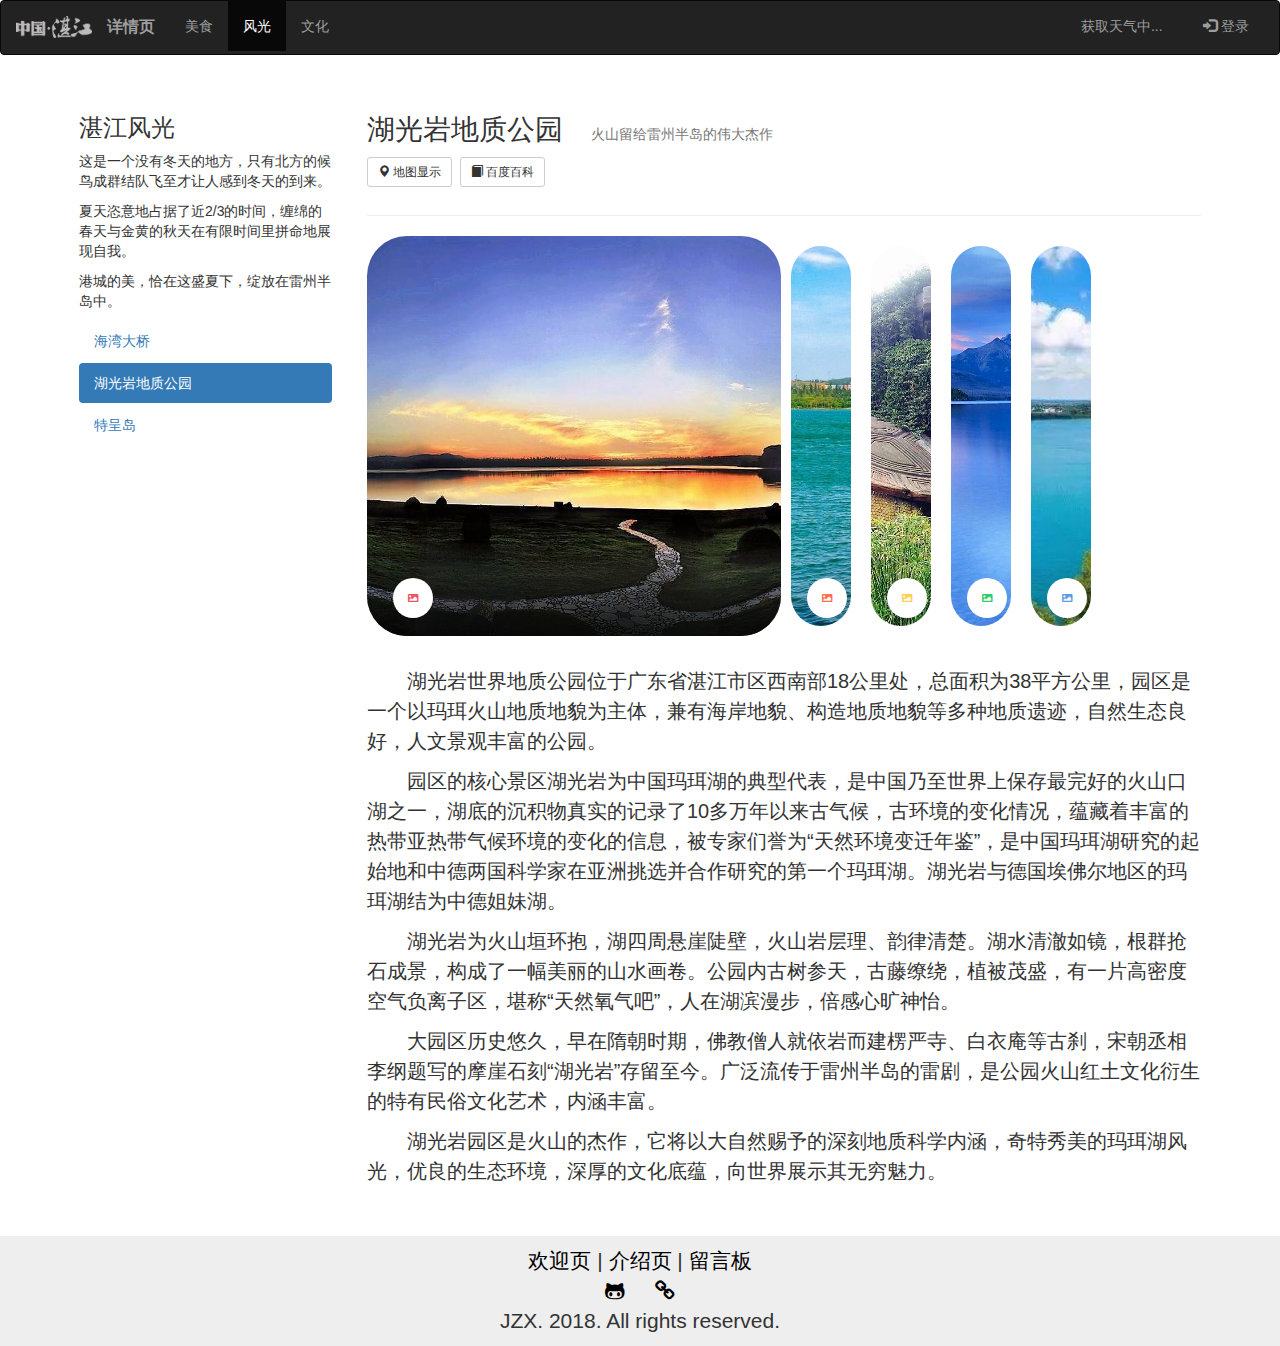
<file: details/sight-huguangyan-details.html>
<!DOCTYPE html>
<html lang="en">
<head>
    <meta charset="UTF-8">
    <title>湛江风光——详情页</title>
    <script src="../js/jquery.min.js"></script>
    <script src="../js/jquery.toTop.min.js"></script>

    <link href="../css/bootstrap.min.css" type="text/css" rel="stylesheet"/>
    <link href="../css/bootstrap.css" type="text/css" rel="stylesheet">

    <script src="../js/bootstrap.min.js"></script>
    <!--手风琴效果-->
    <link rel="stylesheet" href="../css/normalize.min.css">
    <link rel="stylesheet" href="../css/all.css">
    <link rel="stylesheet" href="../css/style.css">

    <!--Font Awesome-->
    <link rel="stylesheet" href="../font-awesome/css/font-awesome.min.css">

    <link href="../css/details.css" type="text/css" rel="stylesheet"/>

    <style>
        .site-title {
            font-weight: 600;
            color: #FFF;
            margin-left: 0;
            font-size: 16px;
        }
    </style>

    <!---模态框专用-->
    <script src="../js/remodal.js"></script>
    <link rel="stylesheet" href="../css/remodal.css">
    <link rel="stylesheet" href="../css/remodal-default-theme.css">
</head>
<body>

<nav class="navbar navbar-inverse">
    <div class="container-fluid">
        <div class="navbar-header">
            <button type="button" class="navbar-toggle" data-toggle="collapse" data-target="#myNavbar">
                <span class="icon-bar"></span>
                <span class="icon-bar"></span>
                <span class="icon-bar"></span>
            </button>
            <a class="navbar-brand" href="#">
                <img src="../img/zhanjiang-logo.png"/>
            </a>
        </div>
        <div>
            <p class="navbar-text site-title">详情页</p>
        </div>
        <div class="collapse navbar-collapse" id="myNavbar">
            <ul class="nav navbar-nav">
                <li><a href="shenghao-details.html">美食</a></li>
                <li class="active"><a href="#">风光</a></li>
                <li><a href="culture-renlongwu-details.html">文化</a></li>
            </ul>
            <ul class="nav navbar-nav navbar-right">
                <li class="navbar-login"><a href="../login/login.html"><span class="glyphicon glyphicon-log-in"></span> 登录</a></li>
                <li class="dropdown navbar-user" style="display: none">
                    <a href="#" class="dropdown-toggle" data-toggle="dropdown">
                        <span class="navbar-user-info">欢迎您</span>
                        <b class="caret"></b>
                    </a>
                    <ul class="dropdown-menu">
                        <li><p class="navbar-text navbar-user-email">aaa</p></li>
                        <li class="divider"></li>
                        <li><a href="../login/login.html">重新登录</a></li>
                        <li><a href="javascript:void(0)" onclick="cancelUser();">注销</a></li>
                    </ul>
                </li>
            </ul>
            <p class="navbar-text navbar-right navbar-weather" style="margin-right: 10px"><span class="weather-city">获取天气中...</span><span>&nbsp;&nbsp;</span><span class="weather-text"></span><span>&nbsp;&nbsp;</span><span class="weather-temperature"></span></p>
        </div>

    </div>
</nav>

<div class="container">
    <div class="row">
        <div class="col-sm-3 col-md-3 left-container">
            <h3>湛江风光</h3>
            <p>这是一个没有冬天的地方，只有北方的候鸟成群结队飞至才让人感到冬天的到来。</p>
            <p>夏天恣意地占据了近2/3的时间，缠绵的春天与金黄的秋天在有限时间里拼命地展现自我。</p>
            <p>港城的美，恰在这盛夏下，绽放在雷州半岛中。</p>
            <ul class="nav nav-pills nav-stacked">
                <li><a href="sight-haiwandaqiao-details.html">海湾大桥</a></li>
                <li class="active"><a href="#">湖光岩地质公园</a></li>
                <li><a href="sight-techengdao-details.html">特呈岛</a></li>
            </ul>
            <hr class="hidden-sm hidden-md hidden-lg">
        </div>
        <div class="col-sm-9 col-md-9 right-container">
            <div class="page-header">
                <h1> 湖光岩地质公园
                    <small style="font-size: 50%; margin-left: 20px">火山留给雷州半岛的伟大杰作</small>

                    <div class="site-title-buttons">
                        <button type="button" class="btn btn-default btn-sm" onclick="location.href='#modal-map'">
                            <span class="glyphicon glyphicon-map-marker"></span> 地图显示
                        </button>
                        <button type="button" class="btn btn-default btn-sm" onclick="window.open('https://baike.baidu.com/item/%E6%B9%96%E5%85%89%E5%B2%A9%E9%A3%8E%E6%99%AF%E5%8C%BA')">
                            <span class="glyphicon glyphicon-book"></span> 百度百科
                        </button>
                    </div>
                </h1>
            </div>
            <div class="details">
                <div class="sight-img-show">
                    <div class="options">
                        <div class="option active" style="--optionBackground:url(../img/details/hgy1.jpg);">
                            <div class="shadow"></div>
                            <div class="label">
                                <div class="icon">
                                    <i class="fas fa-image"></i>
                                </div>
                            </div>
                        </div>
                        <div class="option" style="--optionBackground:url(../img/details/hgy2.jpg);">
                            <div class="shadow"></div>
                            <div class="label">
                                <div class="icon">
                                    <i class="fas fa-image"></i>
                                </div>
                            </div>
                        </div>
                        <div class="option" style="--optionBackground:url(../img/details/hgy3.jpg);">
                            <div class="shadow"></div>
                            <div class="label">
                                <div class="icon">
                                    <i class="fas fa-image"></i>
                                </div>
                            </div>
                        </div>
                        <div class="option" style="--optionBackground:url(../img/details/hgy4.jpg);">
                            <div class="shadow"></div>
                            <div class="label">
                                <div class="icon">
                                    <i class="fas fa-image"></i>
                                </div>
                            </div>
                        </div>
                        <div class="option" style="--optionBackground:url(../img/details/hgy5.jpg);">
                            <div class="shadow"></div>
                            <div class="label">
                                <div class="icon">
                                    <i class="fas fa-image"></i>
                                </div>
                            </div>
                        </div>
                    </div>
                </div>
                <p>湖光岩世界地质公园位于广东省湛江市区西南部18公里处，总面积为38平方公里，园区是一个以玛珥火山地质地貌为主体，兼有海岸地貌、构造地质地貌等多种地质遗迹，自然生态良好，人文景观丰富的公园。</p>
                <p>园区的核心景区湖光岩为中国玛珥湖的典型代表，是中国乃至世界上保存最完好的火山口湖之一，湖底的沉积物真实的记录了10多万年以来古气候，古环境的变化情况，蕴藏着丰富的热带亚热带气候环境的变化的信息，被专家们誉为“天然环境变迁年鉴”，是中国玛珥湖研究的起始地和中德两国科学家在亚洲挑选并合作研究的第一个玛珥湖。湖光岩与德国埃佛尔地区的玛珥湖结为中德姐妹湖。</p>
                <p>
                    湖光岩为火山垣环抱，湖四周悬崖陡壁，火山岩层理、韵律清楚。湖水清澈如镜，根群抢石成景，构成了一幅美丽的山水画卷。公园内古树参天，古藤缭绕，植被茂盛，有一片高密度空气负离子区，堪称“天然氧气吧”，人在湖滨漫步，倍感心旷神怡。</p>
                <p>
                    大园区历史悠久，早在隋朝时期，佛教僧人就依岩而建楞严寺、白衣庵等古刹，宋朝丞相李纲题写的摩崖石刻“湖光岩”存留至今。广泛流传于雷州半岛的雷剧，是公园火山红土文化衍生的特有民俗文化艺术，内涵丰富。
                </p>
                <p>湖光岩园区是火山的杰作，它将以大自然赐予的深刻地质科学内涵，奇特秀美的玛珥湖风光，优良的生态环境，深厚的文化底蕴，向世界展示其无穷魅力。</p>
            </div>
        </div>
    </div>
</div>

<div class="jumbotron text-center" style="margin-bottom:0">
    <p><a href="../welcome.html">欢迎页</a> | <a href="../index.html">介绍页</a> | <a href="../message_board/board.html">留言板</a></p>
    <p><a href="https://github.com/JezaChen" target="_blank"><i class="fa fa-github-alt" aria-hidden="true"></i></a><span>&nbsp;&nbsp;&nbsp;&nbsp;&nbsp;</span><a href="http://jeza-chen.com/" target="_blank"><i class="fa fa-link" aria-hidden="true"></i></a></p>
    <p>JZX. 2018. All rights reserved.</p>
</div>
<a class="to-top">返回顶部</a>

<!---模态框内容--->
<div class="remodal" data-remodal-id="modal-map" role="dialog" aria-labelledby="modal1Title"
     aria-describedby="modal1Desc">
    <button data-remodal-action="close" class="remodal-close" aria-label="Close"></button>
    <div>
        <h2 class="modal-map-h" id="modal4Title">湖光岩</h2>
        <div id="allmap-modal"></div>
    </div>
    <br>
    <button data-remodal-action="cancel" class="remodal-cancel">退出</button>
    <button onclick="window.open('http://map.baidu.com/?latlng=21.150217,110.291934')" class="remodal-confirm">查看更多</button>
</div>

</body>
<script type="text/javascript">
    $(function () {
        var n = 0;
        var myLi = $('#picLists').find('li');
        for (var i = 0; i < myLi.length; i++) {
            myLi.eq(i).css({left: i * 200 + 'px'});
        }
        myLi.hover(function () {
            var liIndex = $(this).index();
            for (var j = 1; j <= liIndex; j++) {
                myLi.eq(j).stop().animate({left: j * 100 + 'px'}, 300);
            }
            for (var j = liIndex + 1; j < myLi.length; j++) {
                myLi.eq(j).stop().animate({left: 500 + j * 100 + 'px'}, 300);
            }
        }, function () {
            for (var i = 0; i < myLi.length; i++) {
                myLi.eq(i).stop().animate({left: i * 200 + 'px'}, 300);
            }
        });
    });

    $('.to-top').toTop();
</script>

<script src="../js/sight-details.js"></script>
<script type="text/javascript">
    var map_modal;

    //百度地图API功能
    function loadJScript() {
        var script = document.createElement("script");
        script.type = "text/javascript";
        script.src = "http://api.map.baidu.com/api?v=2.0&ak=QGlN1PQ2LsOg0Vd5ZKEGbWAc15dNUPdV&callback=init";
        document.body.appendChild(script);
    }

    function init() {
        map_modal = new BMap.Map("allmap-modal");            // 创建Map实例
        var mark_point = new BMap.Point(110.431274, 21.256722); // 创建点坐标
        var point = new BMap.Point(110.431274 - 0.025, 21.256722 + 0.012);
        map_modal.centerAndZoom(point, 15);
        map_modal.disableScrollWheelZoom();  //禁用滚轮放大缩小

        let marker = new BMap.Marker(mark_point); //创建标注
        map_modal.addOverlay(marker); //将标注添加到地图上
        marker.setAnimation(BMAP_ANIMATION_BOUNCE); //跳动
    }

    window.onload = loadJScript;  //异步加载地图
</script>
<!---天气js-->
<script src="../js/weather.js"></script>
<!---用户登录模块-->
<script src="../js/cookie.js"> </script>
<script>
    /***
     *@brief 页面加载时用于读取cookie读取账号信息
     * */
    function checkUser() {
        let userinfo;
        if ((userinfo = getUser()) != null) {
            $('.navbar-user-email').text(userinfo[0]);
            $('.navbar-user-info').text("欢迎您，" + userinfo[1]);
            $('.navbar-user').show();
            $('.navbar-login').hide(); //登录按钮隐去
        }
    }
    checkUser();

    /***
     * @brief 注销账号
     * */
    function cancelUser() {
        login("", ""); //直接赋空cookie即可
        $('.navbar-user').hide();
        $('.navbar-login').show();
    }
</script>
</html>
</file>
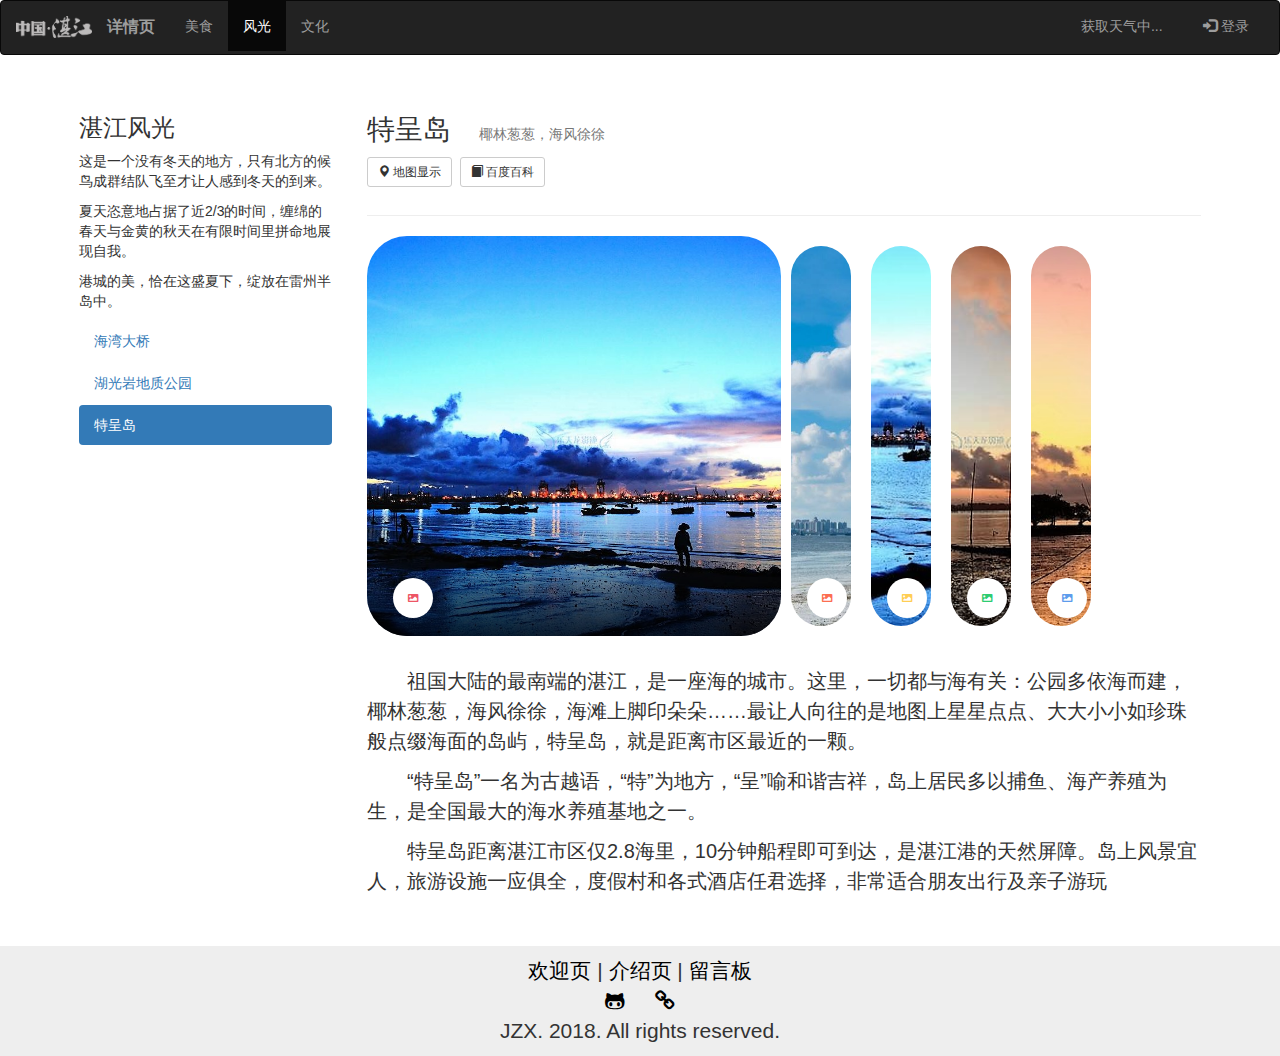
<file: details/sight-techengdao-details.html>
<!DOCTYPE html>
<html lang="en">
<head>
    <meta charset="UTF-8">
    <title>湛江风光——详情页</title>
    <script src="../js/jquery.min.js"></script>
    <script src="../js/jquery.toTop.min.js"></script>

    <link href="../css/bootstrap.min.css" type="text/css" rel="stylesheet"/>
    <link href="../css/bootstrap.css" type="text/css" rel="stylesheet">

    <script src="../js/bootstrap.min.js"></script>
    <!--手风琴效果-->
    <link rel="stylesheet" href="../css/normalize.min.css">
    <link rel="stylesheet" href="../css/all.css">
    <link rel="stylesheet" href="../css/style.css">

    <!--Font Awesome-->
    <link rel="stylesheet" href="../font-awesome/css/font-awesome.min.css">

    <link href="../css/details.css" type="text/css" rel="stylesheet"/>

    <style>
        .site-title {
            font-weight: 600;
            color: #FFF;
            margin-left: 0;
            font-size: 16px;
        }
    </style>

    <!---模态框专用-->
    <script src="../js/remodal.js"></script>
    <link rel="stylesheet" href="../css/remodal.css">
    <link rel="stylesheet" href="../css/remodal-default-theme.css">
</head>
<body>

<nav class="navbar navbar-inverse">
    <div class="container-fluid">
        <div class="navbar-header">
            <button type="button" class="navbar-toggle" data-toggle="collapse" data-target="#myNavbar">
                <span class="icon-bar"></span>
                <span class="icon-bar"></span>
                <span class="icon-bar"></span>
            </button>
            <a class="navbar-brand" href="#">
                <img src="../img/zhanjiang-logo.png"/>
            </a>
        </div>
        <div>
            <p class="navbar-text site-title">详情页</p>
        </div>
        <div class="collapse navbar-collapse" id="myNavbar">
            <ul class="nav navbar-nav">
                <li><a href="shenghao-details.html">美食</a></li>
                <li class="active"><a href="#">风光</a></li>
                <li><a href="culture-renlongwu-details.html">文化</a></li>
            </ul>
            <ul class="nav navbar-nav navbar-right">
                <li class="navbar-login"><a href="../login/login.html"><span class="glyphicon glyphicon-log-in"></span> 登录</a></li>
                <li class="dropdown navbar-user" style="display: none">
                    <a href="#" class="dropdown-toggle" data-toggle="dropdown">
                        <span class="navbar-user-info">欢迎您</span>
                        <b class="caret"></b>
                    </a>
                    <ul class="dropdown-menu">
                        <li><p class="navbar-text navbar-user-email">aaa</p></li>
                        <li class="divider"></li>
                        <li><a href="../login/login.html">重新登录</a></li>
                        <li><a href="javascript:void(0)" onclick="cancelUser();">注销</a></li>
                    </ul>
                </li>
            </ul>
            <p class="navbar-text navbar-right navbar-weather" style="margin-right: 10px"><span class="weather-city">获取天气中...</span><span>&nbsp;&nbsp;</span><span class="weather-text"></span><span>&nbsp;&nbsp;</span><span class="weather-temperature"></span></p>
        </div>

    </div>
</nav>

<div class="container">
    <div class="row">
        <div class="col-sm-3 col-md-3 left-container">
            <h3>湛江风光</h3>
            <p>这是一个没有冬天的地方，只有北方的候鸟成群结队飞至才让人感到冬天的到来。</p>
            <p>夏天恣意地占据了近2/3的时间，缠绵的春天与金黄的秋天在有限时间里拼命地展现自我。</p>
            <p>港城的美，恰在这盛夏下，绽放在雷州半岛中。</p>
            <ul class="nav nav-pills nav-stacked">
                <li><a href="sight-haiwandaqiao-details.html">海湾大桥</a></li>
                <li><a href="sight-huguangyan-details.html">湖光岩地质公园</a></li>
                <li class="active"><a href="#">特呈岛</a></li>
            </ul>
            <hr class="hidden-sm hidden-md hidden-lg">
        </div>
        <div class="col-sm-9 col-md-9 right-container">
            <div class="page-header">
                <h1> 特呈岛
                    <small style="font-size: 50%; margin-left: 20px">椰林葱葱，海风徐徐</small>

                    <div class="site-title-buttons">
                        <button type="button" class="btn btn-default btn-sm" onclick="location.href='#modal-map'">
                            <span class="glyphicon glyphicon-map-marker"></span> 地图显示
                        </button>
                        <button type="button" class="btn btn-default btn-sm" onclick="window.open('https://baike.baidu.com/item/%E7%89%B9%E5%91%88%E5%B2%9B/8161704')">
                            <span class="glyphicon glyphicon-book"></span> 百度百科
                        </button>
                    </div>
                </h1>
            </div>
            <div class="details">
                <div class="sight-img-show">
                    <div class="options">
                        <div class="option active" style="--optionBackground:url(../img/details/tcd1.jpg);">
                            <div class="shadow"></div>
                            <div class="label">
                                <div class="icon">
                                    <i class="fas fa-image"></i>
                                </div>
                            </div>
                        </div>
                        <div class="option" style="--optionBackground:url(../img/details/tcd2.jpg);">
                            <div class="shadow"></div>
                            <div class="label">
                                <div class="icon">
                                    <i class="fas fa-image"></i>
                                </div>
                            </div>
                        </div>
                        <div class="option" style="--optionBackground:url(../img/details/tcd3.jpg);">
                            <div class="shadow"></div>
                            <div class="label">
                                <div class="icon">
                                    <i class="fas fa-image"></i>
                                </div>
                            </div>
                        </div>
                        <div class="option" style="--optionBackground:url(../img/details/tcd4.jpg);">
                            <div class="shadow"></div>
                            <div class="label">
                                <div class="icon">
                                    <i class="fas fa-image"></i>
                                </div>
                            </div>
                        </div>
                        <div class="option" style="--optionBackground:url(../img/details/tcd5.jpg);">
                            <div class="shadow"></div>
                            <div class="label">
                                <div class="icon">
                                    <i class="fas fa-image"></i>
                                </div>
                            </div>
                        </div>
                    </div>
                </div>
                <p>祖国大陆的最南端的湛江，是一座海的城市。这里，一切都与海有关：公园多依海而建，椰林葱葱，海风徐徐，海滩上脚印朵朵……最让人向往的是地图上星星点点、大大小小如珍珠般点缀海面的岛屿，特呈岛，就是距离市区最近的一颗。</p>
                <p>“特呈岛”一名为古越语，“特”为地方，“呈”喻和谐吉祥，岛上居民多以捕鱼、海产养殖为生，是全国最大的海水养殖基地之一。</p>
                <p>
                    特呈岛距离湛江市区仅2.8海里，10分钟船程即可到达，是湛江港的天然屏障。岛上风景宜人，旅游设施一应俱全，度假村和各式酒店任君选择，非常适合朋友出行及亲子游玩</p>
            </div>
        </div>
    </div>
</div>

<div class="jumbotron text-center" style="margin-bottom:0">
    <p><a href="../welcome.html">欢迎页</a> | <a href="../index.html">介绍页</a> | <a href="../message_board/board.html">留言板</a></p>
    <p><a href="https://github.com/JezaChen" target="_blank"><i class="fa fa-github-alt" aria-hidden="true"></i></a><span>&nbsp;&nbsp;&nbsp;&nbsp;&nbsp;</span><a href="http://jeza-chen.com/" target="_blank"><i class="fa fa-link" aria-hidden="true"></i></a></p>
    <p>JZX. 2018. All rights reserved.</p>
</div>
<a class="to-top">返回顶部</a>

<!---模态框内容--->
<div class="remodal" data-remodal-id="modal-map" role="dialog" aria-labelledby="modal1Title"
     aria-describedby="modal1Desc">
    <button data-remodal-action="close" class="remodal-close" aria-label="Close"></button>
    <div>
        <h2 class="modal-map-h" id="modal4Title">特呈岛</h2>
        <div id="allmap-modal"></div>
    </div>
    <br>
    <button data-remodal-action="cancel" class="remodal-cancel">退出</button>
    <button onclick="window.open('http://map.baidu.com/?latlng=21.163333,110.439508')" class="remodal-confirm">查看更多</button>
</div>

</body>
<script type="text/javascript">
    $(function () {
        var n = 0;
        var myLi = $('#picLists').find('li');
        for (var i = 0; i < myLi.length; i++) {
            myLi.eq(i).css({left: i * 200 + 'px'});
        }
        myLi.hover(function () {
            var liIndex = $(this).index();
            for (var j = 1; j <= liIndex; j++) {
                myLi.eq(j).stop().animate({left: j * 100 + 'px'}, 300);
            }
            for (var j = liIndex + 1; j < myLi.length; j++) {
                myLi.eq(j).stop().animate({left: 500 + j * 100 + 'px'}, 300);
            }
        }, function () {
            for (var i = 0; i < myLi.length; i++) {
                myLi.eq(i).stop().animate({left: i * 200 + 'px'}, 300);
            }
        });
    });

    $('.to-top').toTop();
</script>

<script src="../js/sight-details.js"></script>
<script type="text/javascript">
    var map_modal;

    //百度地图API功能
    function loadJScript() {
        var script = document.createElement("script");
        script.type = "text/javascript";
        script.src = "http://api.map.baidu.com/api?v=2.0&ak=QGlN1PQ2LsOg0Vd5ZKEGbWAc15dNUPdV&callback=init";
        document.body.appendChild(script);
    }

    function init() {
        map_modal = new BMap.Map("allmap-modal");            // 创建Map实例
        var mark_point = new BMap.Point(110.439508, 21.163333); // 创建点坐标
        var point = new BMap.Point(110.439508 - 0.025, 21.163333 + 0.012);
        map_modal.centerAndZoom(point, 15);
        map_modal.disableScrollWheelZoom();  //禁用滚轮放大缩小

        let marker = new BMap.Marker(mark_point); //创建标注
        map_modal.addOverlay(marker); //将标注添加到地图上
        marker.setAnimation(BMAP_ANIMATION_BOUNCE); //跳动
    }

    window.onload = loadJScript;  //异步加载地图
</script>
<!---天气js-->
<script src="../js/weather.js"></script>
<!---用户登录模块-->
<script src="../js/cookie.js"> </script>
<script>
    /***
     *@brief 页面加载时用于读取cookie读取账号信息
     * */
    function checkUser() {
        let userinfo;
        if ((userinfo = getUser()) != null) {
            $('.navbar-user-email').text(userinfo[0]);
            $('.navbar-user-info').text("欢迎您，" + userinfo[1]);
            $('.navbar-user').show();
            $('.navbar-login').hide(); //登录按钮隐去
        }
    }
    checkUser();

    /***
     * @brief 注销账号
     * */
    function cancelUser() {
        login("", ""); //直接赋空cookie即可
        $('.navbar-user').hide();
        $('.navbar-login').show();
    }
</script>
</html>
</file>
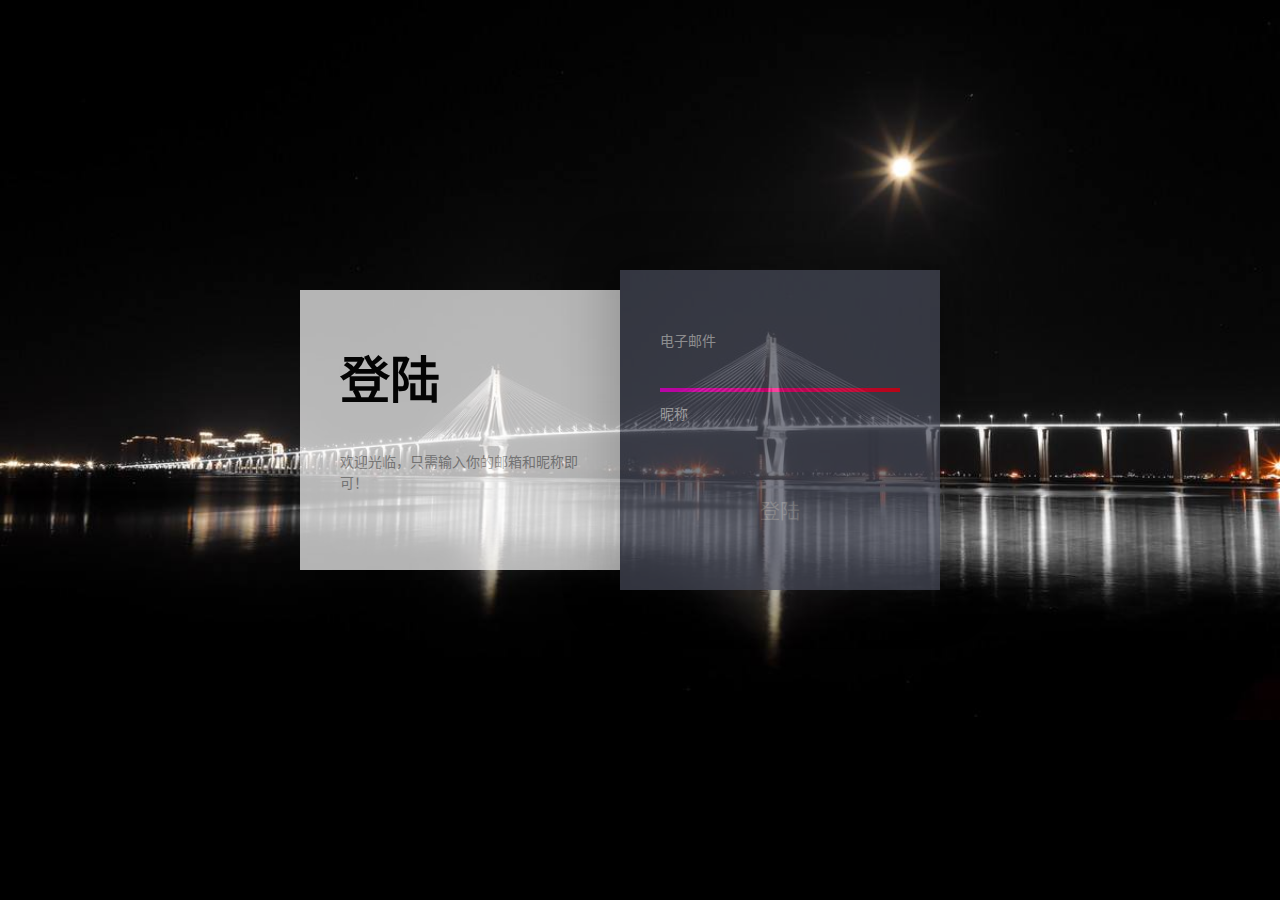
<file: login/login.html>
<!DOCTYPE html>
<html lang="zh-CN">

<head>
    <meta charset="utf-8">
    <title>动感的登陆页面_dowebok</title>
    <link rel="stylesheet" href="style.css">
    <script src="../js/cookie.js"></script>
    <script src="../js/jquery.min.js"></script>
</head>

<body>
    <div class="outer">
        <div class="container">
            <div class="left">
                <div class="login">登陆</div>
                <div class="eula">欢迎光临，只需输入你的邮箱和昵称即可！</div>
            </div>
            <div class="right">
                <svg viewBox="0 0 320 300">
                    <defs>
                        <linearGradient inkscape:collect="always" id="linearGradient" x1="13" y1="193.49992" x2="307"
                            y2="193.49992" gradientUnits="userSpaceOnUse">
                            <stop style="stop-color:#ff00ff;" offset="0" id="stop876" />
                            <stop style="stop-color:#ff0000;" offset="1" id="stop878" />
                        </linearGradient>
                    </defs>
                    <path d="m 40,120.00016 239.99984,-3.2e-4 c 0,0 24.99263,0.79932 25.00016,35.00016 0.008,34.20084 -25.00016,35 -25.00016,35 h -239.99984 c 0,-0.0205 -25,4.01348 -25,38.5 0,34.48652 25,38.5 25,38.5 h 215 c 0,0 20,-0.99604 20,-25 0,-24.00396 -20,-25 -20,-25 h -190 c 0,0 -20,1.71033 -20,25 0,24.00396 20,25 20,25 h 168.57143" />
                </svg>
                <div class="form">
                    <label for="email">电子邮件</label>
                    <input type="email" id="email">
                    <label for="password">昵称</label>
                    <input type="text" id="password">
                    <input type="submit" id="submit" value="登陆" onclick="login_u();">
                </div>
            </div>
        </div>
    </div>
    <script src="anime.min.js"></script>
    <script src="index.js"></script>

    <div style="display: none"><a href="http://www.dowebok.com/">dowebok</a></div>
</body>
<script>
    function login_u() {
        let email = $('#email').val();
        let username = $('#password').val();
        login(email, username);
        window.history.go(-1);
    }
</script>
</html>
</file>
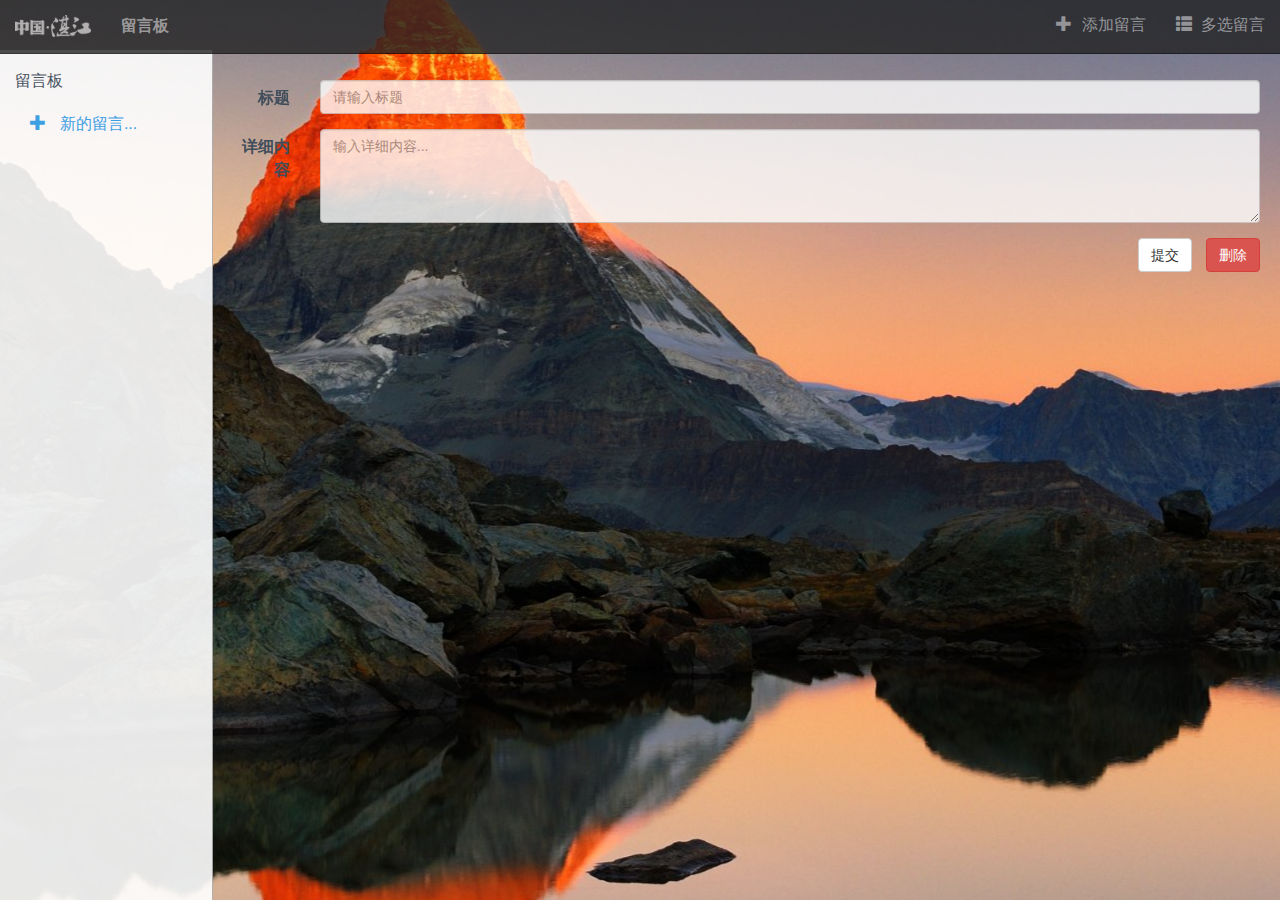
<file: message_board/board.html>
<!DOCTYPE html>
<html lang="en">
<head>
    <meta charset="utf-8">
    <title>留言板</title>
    <!-- Bootstrap -->
    <!-- 新 Bootstrap 核心 CSS 文件 -->
    <link href="js/bootstrap.min.css" rel="stylesheet">

    <!-- jQuery文件。务必在bootstrap.min.js 之前引入 -->
    <script src="js/jquery.min.js"></script>

    <!-- 最新的 Bootstrap 核心 JavaScript 文件 -->
    <script src="js/bootstrap.min.js"></script>

    <link rel="stylesheet" href="css/bootstrap.css"/>
    <link rel="stylesheet" href="Font-Awesome/css/font-awesome.min.css"/>
    <link rel="stylesheet" href="css/build.css"/>
    <link rel="stylesheet" type="text/css" href="css/default.css">

    <link rel="stylesheet" href="board.css" type="text/css">

    <script>
        let is_checkbox_display = false;
        let todo_list = {};

        $(".close").click(function () {
            $(".alert-dismissable").hide();
        });

        function add_item(title, content) {
            if (!todo_list[title]) {
                todo_list[title] = content;
                return true;
            }
            return false;
        }

        function delete_item(title) {
            if (todo_list[title] == null)
                return false;
            delete todo_list[title];
            deleteCookie(title); //UPDATE 删除cookie
            return true;
        }

        function edit_item(old_title, new_title, content) {
            if (old_title === new_title) { //原标题等于新标题，直接改动内容即可
                todo_list[new_title] = content;
                return true;
            } else { //如果标题都变了，需要判断新标题有没有冲突
                if (todo_list[new_title])
                    return false;
                delete todo_list[old_title];
                todo_list[new_title] = content;
                return true; //FIXME
            }
        }

        let picks = 0;

        function create_checkbox(title) {
            //<input type="checkbox" class="todo-list-item-checkbox" name="selected-items" value="test" style="margin-right: 5px;"/>
            let node_div = document.createElement("div");
            node_div.setAttribute("class", "checkbox checkbox-primary");
            let node_input = document.createElement("input");
            node_input.setAttribute("type", "checkbox");
            node_input.setAttribute("id", "checkbox" + picks);
            let node_label = document.createElement("label");
            node_label.setAttribute("for", "checkbox" + (picks++));
            if (is_checkbox_display === false)
                node_label.setAttribute("style", "display:none");
            let node_span = document.createElement("span");
            let node_text = document.createTextNode(title.toString());
            node_div.appendChild(node_input);
            node_div.appendChild(node_label);
            node_div.appendChild(node_span).appendChild(node_text);
            return node_div;

        }

        function add_item_to_left_nav(title, content) {
            /**
             <li><a href="#">
             <div class="checkbox checkbox-primary" >
             <input type="checkbox" id="checkbox1" >
             <label for="checkbox1">
             </label>
             <span>This is a test</span>
             </div>
             </a></li>
             *
             * */
            let todo_list_ul = document.getElementById("nav-todo-list");
            let one_item = document.createElement("li"); //创建一个li节点
            let one_item_a = document.createElement("a"); //创建一个a节点
            one_item_a.setAttribute("href", "javascript:void(0);"); //a节点赋予href属性
            one_item_a.setAttribute("onclick", "item_click_handler(\"" + title + "\")"); //a节点赋予onclick属性
            one_item_a.appendChild(create_checkbox(title));
            one_item.appendChild(one_item_a);
            todo_list_ul.appendChild(one_item);
        }

        /**
         * 删除左边导航栏中的标题
         * */
        function delete_item_from_left_nav(title) {
            let will_be_removed_node = find_li_eq_title(title);
            $(will_be_removed_node).slideUp("slow", function () {
                $(this).remove();
            });
            add_button_click_handler(); //直接调用开始按钮处理函数，默认重新进去了创建页面
        }

        /**
         * 修改左边导航栏中的标题
         * */
        function edit_item_from_left_nav(old_title, new_title, content) {
            let todo_list = document.getElementsByClassName("checkbox-primary");
            //寻找对应额元素
            for (let i = 0; i < todo_list.length; i++) { //FIXME:用for in真的不行
                try {
                    let node_span = todo_list[i].getElementsByTagName("span")[0];
                    if (node_span.innerText === old_title) {
                        node_span.innerText = new_title;
                        //找到父亲节点a，改变它的href属性，因为标题变了，函数的实参需要变动
                        todo_list[i].parentElement.setAttribute("onclick", "item_click_handler(\"" + new_title + "\")");
                    }
                }
                catch (e) { //FOR A TESTr
                    console.log(e);
                    console.log(i);
                }
            }

        }

        /**
         * 点击左边某个项目时所调用的处理函数
         * */
        function item_click_handler(title) {
            /**
             * 可以使用jQuery改进
             * */
            activate_selected_item(title);

            let content = todo_list[title.toString()];
            document.getElementById('title').value = title;
            document.getElementById('content').value = content;

            //改变添加/修改按钮的文本和参数指向
            let submit_button = document.getElementById('context-btn-submit');
            submit_button.innerText = "修改";
            submit_button.className = "btn btn-info";
            submit_button.setAttribute("onclick", "submit_edit_item(\"" + title.toString() + "\");");

            //改变删除按钮的参数指向
            let delete_button = document.getElementById("context-btn-delete");
            delete_button.setAttribute("onclick", "submit_delete_item(\"" + title.toString() + "\");");
        }

        function add_button_click_handler() {
            activate_selected_item(null); //高亮添加按钮

            $("#title").val("");
            $("#content").val("");
            $("#context-btn-delete").attr("onclick", "return false;"); //删除按钮的指向要及时改变
            let btn = $("#context-btn-submit");
            btn.text("添加");
            if (btn.hasClass("btn-info")) {
                btn.removeClass("btn-info").addClass("btn-default");
            }
            btn.attr("onclick", "submit_add_item()");

        }

        /**
         * 高亮选中的项
         * @param title 如果title为null，高亮添加按钮
         * */
        function activate_selected_item(title) {
            $("li").removeClass("active"); //首先要去掉全部的高亮
            if (!title)
                $("li:contains('新的日程...')").addClass("active");
            else {
                let li_item = find_li_eq_title(title);
                $(li_item).addClass("active")
            }
        }

        /**
         * 寻找对应title的li项
         *  @details 使用JQ选择器这个大杀器
         * */
        function find_li_eq_title(title) {
            return $("#nav-todo-list li:contains(\'" + title + "\')").map(function () {
                if ($(this).text() === title) {
                    return this;
                }
            })[0];
        }

        function submit_add_item() {
            let title = document.getElementById('title').value;
            let content = document.getElementById('content').value;
            if (add_item(title, content)) {
                add_item_to_left_nav(title, content);
                //$(".add-success-alert").fadeIn(); // 弹出成功提示
                show_success_alert();
                // 创建完成后，清掉form里面所有的内容
                $("#title").val("");
                $("#content").val("");
            }
            else
                show_add_failed_alert(); //如果添加失败，意味着有重复的title，给出警告
        }

        function show_success_alert() {
            $(".add-success-alert").slideDown("slow", function () {
                window.setTimeout(function () {
                    $(".add-success-alert").slideUp();
                }, 1000);
            });
        }

        function show_edit_success_alert() {
            $(".edit-success-alert").slideDown("slow", function () {
                window.setTimeout(function () {
                    $(".edit-success-alert").slideUp();
                }, 1000);
            });
        }

        function show_add_failed_alert() {
            $(".add-failed-alert").slideDown("slow", function () {
                window.setTimeout(function () {
                    $(".add-failed-alert").slideUp();
                }, 1000);
            })
        }

        /**
         * 修改项目外部调用函数
         * @param old_title 旧标题，这就需要一开始就要确定好实参
         * */
        function submit_edit_item(old_title) {
            let new_title = document.getElementById('title').value;
            let content = document.getElementById('content').value;
            if (edit_item(old_title, new_title, content)) {
                show_edit_success_alert();
                edit_item_from_left_nav(old_title, new_title, content);
            }
        }

        /**
         * 删除单个项目所用的外部调用函数
         * @param title 将要删除的标题
         * */
        function submit_delete_item(title) {
            if (delete_item(title)) //先删除变量
                delete_item_from_left_nav(title); //再删除左侧导航栏中的内容
        }

        let show_checkboxes = function () {
            //console.log($(".checkbox-primary label").css("display"));
            /*if ($(".checkbox-primary label").css("display") === "inline-block")
                $(".checkbox-primary label").css("display", "none");
            else
                $(".checkbox-primary label").css("display", "inline-block");*/
            $(".checkbox-primary label").fadeToggle();
            $("#button-group-outer").fadeToggle(); //NEW：多选项功能
            is_checkbox_display = !is_checkbox_display; //更改标志位，避免新建项目的时候复选框会异常出现
        };

        /**
         * 全选所有的选项
         * */
        function make_all_items_all_checked() {
            let all_checkbox = $("#nav-todo-list input:checkbox");
            all_checkbox.prop("checked", !all_checkbox[0].checked);
        }

        /**
         * 删除所选的内容
         * */
        function delete_selected_items() {
            let all_checked_checkbox = $("#nav-todo-list input:checkbox:checked").siblings("span"); //获取选定的复选框对应的title，属于兄弟节点
            for (let i = 0; i < all_checked_checkbox.length; i++) {
                let item_title = all_checked_checkbox[i].innerText; //获取span里面的文字，就是标题了
                //console.log(item_title);
                submit_delete_item(item_title); //传进标题，进行删除
            }
        }

        function delete_all_items() {
            //删除所有元素直接遍历todo_list对象即可
            for (let item in todo_list) {
                submit_delete_item(item); //传进标题，进行删除
            }
        }

        function former_item(curr_item, items) {
            for (let i = 0; i < items.length; i++) {
                if (items[i] === curr_item) {
                    if (i >= 1)
                        return items[i - 1];
                    return null;
                }
            }
        }

        function next_item(curr_item, items) {
            for (let i = 0; i < items.length; i++) {
                if (items[i] === curr_item) {
                    if (i < items.length - 1)
                        return items[i + 1];
                    return null;
                }
            }
        }
    </script>
</head>
<body>
<nav class="navbar navbar-inverse navbar-fixed-top" role="navigation">
    <div class="container-fluid">
        <div class="navbar-header">
            <a class="navbar-brand" href="../index.html">
                <img src="../img/zhanjiang-logo.png" style="height: 110%"/>
            </a></div>
        <div>
            <p class="navbar-text site-title" style="font-weight: 600">留言板</p>
        </div>
        <button type="button" class="navbar-toggle" data-toggle="collapse"
                data-target="#navbar-collapse"><span class="sr-only">切换导航</span>
            <span class="icon-bar"></span>
            <span class="icon-bar"></span>
            <span class="icon-bar"></span>
        </button>
        <div class="collapse navbar-collapse" id="navbar-collapse">

            <ul class="nav navbar-nav navbar-right">
                <li><a href="javascript:void(0)" onclick="add_button_click_handler();"><span
                        class="glyphicon glyphicon-plus"></span> 添加留言</a></li>
                <li><a href="javascript:void(0);" onclick="show_checkboxes()"><span
                        class="glyphicon glyphicon-th-list"></span> 多选留言</a>
                </li>
            </ul>
        </div>
    </div>
</nav>
<div class="centre-container">
    <div class="row">
        <div class="col-md-2 left_container visible-lg" tabindex="0">
            <p>留言板</p>
            <form class="todo-list-form">
                <ul class="nav nav-pills nav-stacked" id="nav-todo-list">
                    <li><a href="javascript:void(0)" onclick="add_button_click_handler()">
                        <span class="glyphicon glyphicon-plus"></span>&nbsp;&nbsp;新的留言...
                    </a></li>
                    <!--
                    <li><a href="#">
                        <div class="checkbox checkbox-primary">
                            <input type="checkbox" id="checkbox1">
                            <label for="checkbox1" style="display: none;">
                            </label>
                            <span>aaa</span>
                        </div>
                    </a></li>
                    -->
                </ul>
            </form>
            <div id="button-group-outer" style="display: none">
                <div class="btn-group">
                    <button type="button" class="btn btn-default" onclick="make_all_items_all_checked()"><span
                            class="glyphicon glyphicon-list"></span>全选
                    </button>
                    <button type="button" class="btn btn-danger dropdown-toggle" data-toggle="dropdown">
                        <span class="glyphicon glyphicon-remove"></span>删除
                        <span class="caret"></span>
                    </button>
                    <ul class="dropdown-menu">
                        <li><a href="javascript:void(0)" onclick="delete_selected_items()">删除所选</a></li>
                        <li><a href="javascript:void(0)" onclick="delete_all_items()">删除全部</a></li>
                    </ul>
                </div>
            </div>
        </div>
        <div class="col-md-2 left_container_f visible-lg"></div>
        <div class="col-md-10 right_container">
            <div class="right-container">
                <div class="alert alert-success alert-dismissable add-success-alert" style="display: none;">
                    <button type="button" class="close" aria-hidden="true">&times;</button>
                    您已经成功添加一个留言!
                </div>
                <div class="alert alert-info alert-dismissable edit-success-alert" style="display: none;">
                    <button type="button" class="close" aria-hidden="true">&times;</button>
                    你已经修改了一个留言!
                </div>
                <div class="alert alert-danger alert-dismissable add-failed-alert" style="display: none;">
                    <button type="button" class="close" aria-hidden="true">&times;</button>
                    对不起，你不能创建标题一样的留言！
                </div>
                <form class="form-horizontal" role="form" target="the_iframe" onsubmit="return false;">
                    <div class="form-group">
                        <label for="title" class="col-sm-1 control-label">标题</label>
                        <div class="col-sm-11">
                            <input type="text" class="form-control" id="title" placeholder="请输入标题" name="title"/>
                        </div>
                    </div>
                    <div class="form-group">
                        <label for="content" class="col-sm-1 control-label">详细内容</label>
                        <div class="col-sm-11">
                            <textarea class="form-control" id="content" placeholder="输入详细内容..." rows="4"
                                      name="content"></textarea>
                        </div>
                    </div>
                    <div class="form-group">
                        <div class="col-sm-offset-10 col-sm-2 button-group">
                            <button class="btn btn-default" id="context-btn-submit"
                                    onclick="submit_add_item()">提交
                            </button>
                            <button class="btn btn-danger" id="context-btn-delete" onclick="return false">
                                删除
                            </button>
                        </div>
                    </div>
                </form>
                <iframe id="is_iframe" name="the_iframe" style="display:none;"></iframe>
            </div>
        </div>
    </div>
</div>
<script>
    $(".left_container").keydown(function (e) {
        let items = []; //储存所有的项
        let tmp = $(".checkbox span");
        for (let i = 0; i < tmp.length; i++) {
            items.push(tmp[i].innerText);
        }

        if (e.keyCode === 38) {
            let curr_active_item_title = $("li.active span")[0].innerText;
            let foritem = former_item(curr_active_item_title, items);
            if (foritem !== null)
                item_click_handler(foritem);
        }
        else if (e.keyCode === 40) {
            let curr_active_item_title = $("li.active span")[0].innerText;
            let nxtitem = next_item(curr_active_item_title, items);
            if (nxtitem !== null)
                item_click_handler(nxtitem);
        }
        else if (e.keyCode === 13) { //按回车实现选择
            let curr_checkbox = $("li.active input:checkbox");
            curr_checkbox.prop("checked", !curr_checkbox[0].checked);
            return false; //FIXME ?
        }
    });

    /**
     * 设置cookie
     * @param {string} name  键名
     * @param {string} value 键值
     * @param {integer} days cookie周期
     */
    function setCookie(name, value, days) {
        if (days) {
            let date = new Date();
            date.setTime(date.getTime() + (days * 24 * 60 * 60 * 1000));
            var expires = "; expires=" + date.toGMTString();
        } else {
            var expires = "";
        }
        document.cookie = name + "=" + value + expires + "; path=/";
    }

    // 删除cookie
    function deleteCookie(name) {
        setCookie("DIARY_" + name, "", -1);
    }

    setCookie("test", "test", 3);
    if (document.cookie.indexOf("test=test") === -1) {
        alert("浏览器不支持本地cookie! 警告！");
    }
    deleteCookie("test");

    let create_cookie = function () {
        for (let i in todo_list) {
            setCookie("DIARY_" + i, todo_list[i], 2);
        }
    };

    let get_self_cookie = function () {
        let ca = document.cookie.split(';');
        let res = [];
        for (let i = 0; i < ca.length; i++) {
            if (ca[i].startsWith(" DIARY") === true) {
                let tmp = ca[i].substring(7);
                res.push(tmp);
            }
        }
        return res;
    };

    /**
     * 从cookie中恢复TODO列表
     * */
    let resume_todo_list = function (not_split_lst) {
        for (let i = 0; i < not_split_lst.length; i++) {
            let tmp = not_split_lst[i].split('=');
            let title = tmp[0];
            let content = tmp[1];
            todo_list[title] = content;
            add_item_to_left_nav(title, content); //添加到左边的栏中
        }
    };

    window.onbeforeunload = function (event) {
        create_cookie();
    };

    window.onload = function (event) {
        let not_split_lst = get_self_cookie();
        resume_todo_list(not_split_lst);
    };


</script>
</body>
</html>
</file>
<file: css/details.css>
.navbar-brand img {
    height: 110%;
}

.left-container {
    margin-top: 20px;
    padding-right: 20px;
}

.container {
    width: 90%;
}

li {
    list-style: none;
}

#picLists {
    position: relative;
    width: 1000px;
    height: 400px;
    overflow: hidden;
    margin-top: 10px;
    margin-bottom: 30px;
}

.picList img {
    width: 100%;
    height: 400px;
    cursor: pointer;
}

#picLists ul li {
    position: absolute;
    width: 1000px;
    height: 400px;
    top: 0;
}

.details p {
    font-size: 20px;
    line-height: 30px;
    text-indent: 2em;
}

.details h3 {
    font-weight: 600;
    margin-bottom: 25px;
}

.details img {
    width: 90%;
    margin-top: 15px;
    margin-bottom: 15px;
}

.jumbotron {
    margin-top: 40px;
    padding-top: 10px;
    padding-bottom: 10px;
}

.jumbotron p {
    margin-bottom: 0;
}

.to-top {
    background-color: #161616;
    padding: 5px;
    color: #fff;
}

.sight-img-show {
    margin-bottom: 30px;
}

.site-title-buttons {
    margin-top: 10px;
}


.modal-h {
    font-size: 30px;
    font-weight: 600;
}

.modal-img {
    width: 100%;
    flex: 1;
}

.modal-img img {
    width: 300px;
    overflow: hidden;
}

.modal-content {
    overflow: hidden;
    display: flex;
    font-size: 10px;
    text-align: left;
    line-height: 30px;
    margin-top: 10px;
}

.modal-detail {
    flex: 1;
}

.map-button {
    padding: 5px 25px;
    margin-top: -5px;
    margin-left: 15px;
}

#allmap-modal {
    height: 350px !important; /**真的拉不高**/
}

.modal-map-h {
    font-size: 30px;
    font-weight: 600;
    margin-bottom: 15px;
}

.modal-cele-detail {
    font-size: 7px;
    text-indent: 2em;
}

.jumbotron a{
    color: #000;
}

.jumbotron a:link,
.jumbotron a:visited,
.jumbotron a:hover,
.jumbotron a:active {
    color:  #000;
}
</file>
<file: css/style.css>
body .dowebok {
    display: flex;
    flex-direction: row;
    justify-content: center;
    align-items: center;
    overflow: hidden;
    font-family: sans-serif;
}

body .credit {
    position: absolute;
    bottom: 20px;
    left: 20px;
    color: #000;
}

body .options {
    display: flex;
    flex-direction: row;
    align-items: stretch;
    overflow: hidden;
    min-width: 600px;
    max-width: 900px;
    width: calc(100% - 100px);
    height: 400px;
}

@media screen and (max-width: 718px) {
    body .options {
        min-width: 520px;
    }

    body .options .option:nth-child(5) {
        display: none;
    }
}

@media screen and (max-width: 638px) {
    body .options {
        min-width: 440px;
    }

    body .options .option:nth-child(4) {
        display: none;
    }
}

@media screen and (max-width: 558px) {
    body .options {
        min-width: 360px;
    }

    body .options .option:nth-child(3) {
        display: none;
    }
}

@media screen and (max-width: 478px) {
    body .options {
        min-width: 280px;
    }

    body .options .option:nth-child(2) {
        display: none;
    }
}

body .options .option {
    position: relative;
    overflow: hidden;
    min-width: 60px;
    margin: 10px;
    background: var(--optionBackground, var(--defaultBackground, #E6E9ED));
    background-size: auto 120%;
    background-position: center;
    cursor: pointer;
    transition: 0.5s cubic-bezier(0.05, 0.61, 0.41, 0.95);
}

body .options .option:nth-child(1) {
    --defaultBackground: #ED5565;
}

body .options .option:nth-child(2) {
    --defaultBackground: #FC6E51;
}

body .options .option:nth-child(3) {
    --defaultBackground: #FFCE54;
}

body .options .option:nth-child(4) {
    --defaultBackground: #2ECC71;
}

body .options .option:nth-child(5) {
    --defaultBackground: #5D9CEC;
}

body .options .option:nth-child(6) {
    --defaultBackground: #AC92EC;
}

body .options .option.active {
    flex-grow: 10000;
    -webkit-transform: scale(1);
    transform: scale(1);
    max-width: 600px;
    margin: 0px;
    border-radius: 40px;
    background-size: auto 100%;
    /*&:active {
     transform:scale(0.9);
  }*/
}

body .options .option.active .shadow {
    box-shadow: inset 0 -120px 120px -120px black, inset 0 -120px 120px -100px black;
}

body .options .option.active .label {
    bottom: 20px;
    left: 20px;
}

body .options .option.active .label .info>div {
    left: 0px;
    opacity: 1;
}

body .options .option:not(.active) {
    flex-grow: 1;
    border-radius: 30px;
}

body .options .option:not(.active) .shadow {
    bottom: -40px;
    box-shadow: inset 0 -120px 0px -120px black, inset 0 -120px 0px -100px black;
}

body .options .option:not(.active) .label {
    bottom: 10px;
    left: 10px;
}

body .options .option:not(.active) .label .info>div {
    left: 20px;
    opacity: 0;
}

body .options .option .shadow {
    position: absolute;
    bottom: 0px;
    left: 0px;
    right: 0px;
    height: 120px;
    transition: 0.5s cubic-bezier(0.05, 0.61, 0.41, 0.95);
}

body .options .option .label {
    display: flex;
    position: absolute;
    right: 0px;
    height: 40px;
    transition: 0.5s cubic-bezier(0.05, 0.61, 0.41, 0.95);
}

body .options .option .label .icon {
    display: flex;
    flex-direction: row;
    justify-content: center;
    align-items: center;
    min-width: 40px;
    max-width: 40px;
    height: 40px;
    border-radius: 100%;
    background-color: white;
    color: var(--defaultBackground);
}

body .options .option .label .info {
    display: flex;
    flex-direction: column;
    justify-content: center;
    margin-left: 10px;
    color: white;
    white-space: pre;
}

body .options .option .label .info>div {
    position: relative;
    transition: 0.5s cubic-bezier(0.05, 0.61, 0.41, 0.95), opacity 0.5s ease-out;
}

body .options .option .label .info .main {
    font-weight: bold;
    font-size: 1.2rem;
}

body .options .option .label .info .sub {
    transition-delay: .1s;
}
</file>
<file: css/remodal.css>
/*
 *  Remodal - v1.1.1
 *  Responsive, lightweight, fast, synchronized with CSS animations, fully customizable modal window plugin with declarative configuration and hash tracking.
 *  http://vodkabears.github.io/remodal/
 *
 *  Made by Ilya Makarov
 *  Under MIT License
 */

/* ==========================================================================
   Remodal's necessary styles
   ========================================================================== */

/* Hide scroll bar */

html.remodal-is-locked {
  overflow: hidden;

  -ms-touch-action: none;
  touch-action: none;
}

/* Anti FOUC */

.remodal,
[data-remodal-id] {
  display: none;
}

/* Necessary styles of the overlay */

.remodal-overlay {
  position: fixed;
  z-index: 9999;
  top: -5000px;
  right: -5000px;
  bottom: -5000px;
  left: -5000px;

  display: none;
}

/* Necessary styles of the wrapper */

.remodal-wrapper {
  position: fixed;
  z-index: 10000;
  top: 0;
  right: 0;
  bottom: 0;
  left: 0;

  display: none;
  overflow: auto;

  text-align: center;

  -webkit-overflow-scrolling: touch;
}

.remodal-wrapper:after {
  display: inline-block;

  height: 100%;
  margin-left: -0.05em;

  content: "";
}

/* Fix iPad, iPhone glitches */

.remodal-overlay,
.remodal-wrapper {
  -webkit-backface-visibility: hidden;
  backface-visibility: hidden;
}

/* Necessary styles of the modal dialog */

.remodal {
  position: relative;

  outline: none;

  -webkit-text-size-adjust: 100%;
  -ms-text-size-adjust: 100%;
  text-size-adjust: 100%;
}

.remodal-is-initialized {
  /* Disable Anti-FOUC */
  display: inline-block;
}
</file>
<file: css/remodal-default-theme.css>
/*
 *  Remodal - v1.1.1
 *  Responsive, lightweight, fast, synchronized with CSS animations, fully customizable modal window plugin with declarative configuration and hash tracking.
 *  http://vodkabears.github.io/remodal/
 *
 *  Made by Ilya Makarov
 *  Under MIT License
 */

/* ==========================================================================
   Remodal's default mobile first theme
   ========================================================================== */

/* Default theme styles for the background */

.remodal-bg.remodal-is-opening,
.remodal-bg.remodal-is-opened {
  -webkit-filter: blur(3px);
  filter: blur(3px);
}

/* Default theme styles of the overlay */

.remodal-overlay {
  background: rgba(43, 46, 56, 0.9);
}

.remodal-overlay.remodal-is-opening,
.remodal-overlay.remodal-is-closing {
  -webkit-animation-duration: 0.3s;
  animation-duration: 0.3s;
  -webkit-animation-fill-mode: forwards;
  animation-fill-mode: forwards;
}

.remodal-overlay.remodal-is-opening {
  -webkit-animation-name: remodal-overlay-opening-keyframes;
  animation-name: remodal-overlay-opening-keyframes;
}

.remodal-overlay.remodal-is-closing {
  -webkit-animation-name: remodal-overlay-closing-keyframes;
  animation-name: remodal-overlay-closing-keyframes;
}

/* Default theme styles of the wrapper */

.remodal-wrapper {
  padding: 10px 10px 0;
}

/* Default theme styles of the modal dialog */

.remodal {
  box-sizing: border-box;
  width: 100%;
  margin-bottom: 10px;
  padding: 35px;

  -webkit-transform: translate3d(0, 0, 0);
  transform: translate3d(0, 0, 0);

  color: #2b2e38;
  background: #fff;
}

.remodal.remodal-is-opening,
.remodal.remodal-is-closing {
  -webkit-animation-duration: 0.3s;
  animation-duration: 0.3s;
  -webkit-animation-fill-mode: forwards;
  animation-fill-mode: forwards;
}

.remodal.remodal-is-opening {
  -webkit-animation-name: remodal-opening-keyframes;
  animation-name: remodal-opening-keyframes;
}

.remodal.remodal-is-closing {
  -webkit-animation-name: remodal-closing-keyframes;
  animation-name: remodal-closing-keyframes;
}

/* Vertical align of the modal dialog */

.remodal,
.remodal-wrapper:after {
  vertical-align: middle;
}

/* Close button */

.remodal-close {
  position: absolute;
  top: 0;
  left: 0;

  display: block;
  overflow: visible;

  width: 35px;
  height: 35px;
  margin: 0;
  padding: 0;

  cursor: pointer;
  -webkit-transition: color 0.2s;
  transition: color 0.2s;
  text-decoration: none;

  color: #95979c;
  border: 0;
  outline: 0;
  background: transparent;
}

.remodal-close:hover,
.remodal-close:focus {
  color: #2b2e38;
}

.remodal-close:before {
  font-family: Arial, "Helvetica CY", "Nimbus Sans L", sans-serif !important;
  font-size: 25px;
  line-height: 35px;

  position: absolute;
  top: 0;
  left: 0;

  display: block;

  width: 35px;

  content: "\00d7";
  text-align: center;
}

/* Dialog buttons */

.remodal-confirm,
.remodal-cancel {
  font: inherit;

  display: inline-block;
  overflow: visible;

  min-width: 110px;
  margin: 0;
  padding: 12px 0;

  cursor: pointer;
  -webkit-transition: background 0.2s;
  transition: background 0.2s;
  text-align: center;
  vertical-align: middle;
  text-decoration: none;

  border: 0;
  outline: 0;
}

.remodal-confirm {
  color: #fff;
  background: #81c784;
}

.remodal-confirm:hover,
.remodal-confirm:focus {
  background: #66bb6a;
}

.remodal-cancel {
  color: #fff;
  background: #e57373;
}

.remodal-cancel:hover,
.remodal-cancel:focus {
  background: #ef5350;
}

/* Remove inner padding and border in Firefox 4+ for the button tag. */

.remodal-confirm::-moz-focus-inner,
.remodal-cancel::-moz-focus-inner,
.remodal-close::-moz-focus-inner {
  padding: 0;

  border: 0;
}

/* Keyframes
   ========================================================================== */

@-webkit-keyframes remodal-opening-keyframes {
  from {
    -webkit-transform: scale(1.05);
    transform: scale(1.05);

    opacity: 0;
  }
  to {
    -webkit-transform: none;
    transform: none;

    opacity: 1;

    -webkit-filter: blur(0);
    filter: blur(0);
  }
}

@keyframes remodal-opening-keyframes {
  from {
    -webkit-transform: scale(1.05);
    transform: scale(1.05);

    opacity: 0;
  }
  to {
    -webkit-transform: none;
    transform: none;

    opacity: 1;

    -webkit-filter: blur(0);
    filter: blur(0);
  }
}

@-webkit-keyframes remodal-closing-keyframes {
  from {
    -webkit-transform: scale(1);
    transform: scale(1);

    opacity: 1;
  }
  to {
    -webkit-transform: scale(0.95);
    transform: scale(0.95);

    opacity: 0;

    -webkit-filter: blur(0);
    filter: blur(0);
  }
}

@keyframes remodal-closing-keyframes {
  from {
    -webkit-transform: scale(1);
    transform: scale(1);

    opacity: 1;
  }
  to {
    -webkit-transform: scale(0.95);
    transform: scale(0.95);

    opacity: 0;

    -webkit-filter: blur(0);
    filter: blur(0);
  }
}

@-webkit-keyframes remodal-overlay-opening-keyframes {
  from {
    opacity: 0;
  }
  to {
    opacity: 1;
  }
}

@keyframes remodal-overlay-opening-keyframes {
  from {
    opacity: 0;
  }
  to {
    opacity: 1;
  }
}

@-webkit-keyframes remodal-overlay-closing-keyframes {
  from {
    opacity: 1;
  }
  to {
    opacity: 0;
  }
}

@keyframes remodal-overlay-closing-keyframes {
  from {
    opacity: 1;
  }
  to {
    opacity: 0;
  }
}

/* Media queries
   ========================================================================== */

@media only screen and (min-width: 641px) {
  .remodal {
    max-width: 700px;
  }
}

/* IE8
   ========================================================================== */

.lt-ie9 .remodal-overlay {
  background: #2b2e38;
}

.lt-ie9 .remodal {
  width: 700px;
}
</file>
<file: login/style.css>
::selection {
    background: #2d2f36;
}
::-webkit-selection {
    background: #2d2f36;
}
::-moz-selection {
    background: #2d2f36;
}
body {
    background: #000000;
    background-image: url(../img/zhanjiang-haiwandaqiao2.jpg);
    background-repeat: no-repeat;
    -webkit-background-size: cover;
    background-size: cover;
    font-family: 'Inter UI', sans-serif;
    margin: 0;
}
.outer {
    display: flex;
    flex-direction: column;
    height: calc(100% - 40px);
    position: absolute;
    place-content: center;
    width: calc(100% - 40px);
}
@media (max-width: 767px) {
    .dowebok {
        height: auto;
        margin-bottom: 20px;
        padding-bottom: 20px;
    }
}
.container {
    display: flex;
    height: 320px;
    margin: 0 auto;
    width: 640px;
}
@media (max-width: 767px) {
    .container {
        flex-direction: column;
        height: 630px;
        width: 320px;
    }
}
.left {
    background: white;
    height: calc(100% - 40px);
    top: 20px;
    position: relative;
    width: 50%;
    opacity: 0.7;
}
@media (max-width: 767px) {
    .left {
        height: 100%;
        left: 20px;
        width: calc(100% - 40px);
        max-height: 270px;
        opacity: 0.7;
    }
}
.login {
    font-size: 50px;
    font-weight: 900;
    margin: 50px 40px 40px;
}
.eula {
    color: #999;
    font-size: 14px;
    line-height: 1.5;
    margin: 40px;
}
.right {
    background: #474a59;
    box-shadow: 0px 0px 40px 16px rgba(0, 0, 0, 0.22);
    color: #f1f1f2;
    position: relative;
    width: 50%;
    opacity: 0.7;
}
@media (max-width: 767px) {
    .right {
        flex-shrink: 0;
        height: 100%;
        width: 100%;
        max-height: 350px;
        opacity: 0.7;
    }
}
svg {
    position: absolute;
    width: 320px;
}
path {
    fill: none;
    stroke: url(#linearGradient);
    stroke-width: 4;
    stroke-dasharray: 240 1386;
}
.form {
    margin: 40px;
    position: absolute;
}
label {
    color: #c2c2c5;
    display: block;
    font-size: 14px;
    height: 16px;
    margin-top: 20px;
    margin-bottom: 5px;
}
input {
    background: transparent;
    border: 0;
    color: #f2f2f2;
    font-size: 20px;
    height: 30px;
    line-height: 30px;
    outline: none !important;
    width: 100%;
}
input::-moz-focus-inner {
    border: 0;
}
#submit {
    color: #707075;
    margin-top: 40px;
    transition: color 300ms;
}
#submit:focus {
    color: #f2f2f2;
}
#submit:active {
    color: #d0d0d2;
}
</file>
<file: message_board/css/build.css>
.checkbox {
  padding-left: 20px; }
  .checkbox label {
    display: inline-block;
    vertical-align: middle;
    position: relative;
    padding-left: 5px; }
    .checkbox label::before {
      content: "";
      display: inline-block;
      position: absolute;
      width: 17px;
      height: 17px;
      left: 0;
      margin-left: -20px;
      border: 1px solid #cccccc;
      border-radius: 3px;
      background-color: #fff;
      -webkit-transition: border 0.15s ease-in-out, color 0.15s ease-in-out;
      -o-transition: border 0.15s ease-in-out, color 0.15s ease-in-out;
      transition: border 0.15s ease-in-out, color 0.15s ease-in-out; }
    .checkbox label::after {
      display: inline-block;
      position: absolute;
      width: 16px;
      height: 16px;
      left: 0;
      top: 0;
      margin-left: -20px;
      padding-left: 3px;
      padding-top: 1px;
      font-size: 11px;
      color: #555555; }
  .checkbox input[type="checkbox"],
  .checkbox input[type="radio"] {
    opacity: 0;
    z-index: 1; }
    .checkbox input[type="checkbox"]:focus + label::before,
    .checkbox input[type="radio"]:focus + label::before {
      outline: thin dotted;
      outline: 5px auto -webkit-focus-ring-color;
      outline-offset: -2px; }
    .checkbox input[type="checkbox"]:checked + label::after,
    .checkbox input[type="radio"]:checked + label::after {
      font-family: "FontAwesome";
      content: "\f00c"; }
    .checkbox input[type="checkbox"]:disabled + label,
    .checkbox input[type="radio"]:disabled + label {
      opacity: 0.65; }
      .checkbox input[type="checkbox"]:disabled + label::before,
      .checkbox input[type="radio"]:disabled + label::before {
        background-color: #eeeeee;
        cursor: not-allowed; }
  .checkbox.checkbox-circle label::before {
    border-radius: 50%; }
  .checkbox.checkbox-inline {
    margin-top: 0; }

.checkbox-primary input[type="checkbox"]:checked + label::before,
.checkbox-primary input[type="radio"]:checked + label::before {
  background-color: #337ab7;
  border-color: #337ab7; }
.checkbox-primary input[type="checkbox"]:checked + label::after,
.checkbox-primary input[type="radio"]:checked + label::after {
  color: #fff; }

.checkbox-danger input[type="checkbox"]:checked + label::before,
.checkbox-danger input[type="radio"]:checked + label::before {
  background-color: #d9534f;
  border-color: #d9534f; }
.checkbox-danger input[type="checkbox"]:checked + label::after,
.checkbox-danger input[type="radio"]:checked + label::after {
  color: #fff; }

.checkbox-info input[type="checkbox"]:checked + label::before,
.checkbox-info input[type="radio"]:checked + label::before {
  background-color: #5bc0de;
  border-color: #5bc0de; }
.checkbox-info input[type="checkbox"]:checked + label::after,
.checkbox-info input[type="radio"]:checked + label::after {
  color: #fff; }

.checkbox-warning input[type="checkbox"]:checked + label::before,
.checkbox-warning input[type="radio"]:checked + label::before {
  background-color: #f0ad4e;
  border-color: #f0ad4e; }
.checkbox-warning input[type="checkbox"]:checked + label::after,
.checkbox-warning input[type="radio"]:checked + label::after {
  color: #fff; }

.checkbox-success input[type="checkbox"]:checked + label::before,
.checkbox-success input[type="radio"]:checked + label::before {
  background-color: #5cb85c;
  border-color: #5cb85c; }
.checkbox-success input[type="checkbox"]:checked + label::after,
.checkbox-success input[type="radio"]:checked + label::after {
  color: #fff; }

.radio {
  padding-left: 20px; }
  .radio label {
    display: inline-block;
    vertical-align: middle;
    position: relative;
    padding-left: 5px; }
    .radio label::before {
      content: "";
      display: inline-block;
      position: absolute;
      width: 17px;
      height: 17px;
      left: 0;
      margin-left: -20px;
      border: 1px solid #cccccc;
      border-radius: 50%;
      background-color: #fff;
      -webkit-transition: border 0.15s ease-in-out;
      -o-transition: border 0.15s ease-in-out;
      transition: border 0.15s ease-in-out; }
    .radio label::after {
      display: inline-block;
      position: absolute;
      content: " ";
      width: 11px;
      height: 11px;
      left: 3px;
      top: 3px;
      margin-left: -20px;
      border-radius: 50%;
      background-color: #555555;
      -webkit-transform: scale(0, 0);
      -ms-transform: scale(0, 0);
      -o-transform: scale(0, 0);
      transform: scale(0, 0);
      -webkit-transition: -webkit-transform 0.1s cubic-bezier(0.8, -0.33, 0.2, 1.33);
      -moz-transition: -moz-transform 0.1s cubic-bezier(0.8, -0.33, 0.2, 1.33);
      -o-transition: -o-transform 0.1s cubic-bezier(0.8, -0.33, 0.2, 1.33);
      transition: transform 0.1s cubic-bezier(0.8, -0.33, 0.2, 1.33); }
  .radio input[type="radio"] {
    opacity: 0;
    z-index: 1; }
    .radio input[type="radio"]:focus + label::before {
      outline: thin dotted;
      outline: 5px auto -webkit-focus-ring-color;
      outline-offset: -2px; }
    .radio input[type="radio"]:checked + label::after {
      -webkit-transform: scale(1, 1);
      -ms-transform: scale(1, 1);
      -o-transform: scale(1, 1);
      transform: scale(1, 1); }
    .radio input[type="radio"]:disabled + label {
      opacity: 0.65; }
      .radio input[type="radio"]:disabled + label::before {
        cursor: not-allowed; }
  .radio.radio-inline {
    margin-top: 0; }

.radio-primary input[type="radio"] + label::after {
  background-color: #337ab7; }
.radio-primary input[type="radio"]:checked + label::before {
  border-color: #337ab7; }
.radio-primary input[type="radio"]:checked + label::after {
  background-color: #337ab7; }

.radio-danger input[type="radio"] + label::after {
  background-color: #d9534f; }
.radio-danger input[type="radio"]:checked + label::before {
  border-color: #d9534f; }
.radio-danger input[type="radio"]:checked + label::after {
  background-color: #d9534f; }

.radio-info input[type="radio"] + label::after {
  background-color: #5bc0de; }
.radio-info input[type="radio"]:checked + label::before {
  border-color: #5bc0de; }
.radio-info input[type="radio"]:checked + label::after {
  background-color: #5bc0de; }

.radio-warning input[type="radio"] + label::after {
  background-color: #f0ad4e; }
.radio-warning input[type="radio"]:checked + label::before {
  border-color: #f0ad4e; }
.radio-warning input[type="radio"]:checked + label::after {
  background-color: #f0ad4e; }

.radio-success input[type="radio"] + label::after {
  background-color: #5cb85c; }
.radio-success input[type="radio"]:checked + label::before {
  border-color: #5cb85c; }
.radio-success input[type="radio"]:checked + label::after {
  background-color: #5cb85c; }

input[type="checkbox"].styled:checked + label:after,
input[type="radio"].styled:checked + label:after {
  font-family: 'FontAwesome';
  content: "\f00c"; }
input[type="checkbox"] .styled:checked + label::before,
input[type="radio"] .styled:checked + label::before {
  color: #fff; }
input[type="checkbox"] .styled:checked + label::after,
input[type="radio"] .styled:checked + label::after {
  color: #fff; }
</file>
<file: message_board/css/default.css>
@font-face {
	font-family: 'icomoon';
	src:url('../fonts/icomoon.eot?rretjt');
	src:url('../fonts/icomoon.eot?#iefixrretjt') format('embedded-opentype'),
		url('../fonts/icomoon.woff?rretjt') format('woff'),
		url('../fonts/icomoon.ttf?rretjt') format('truetype'),
		url('../fonts/icomoon.svg?rretjt#icomoon') format('svg');
	font-weight: normal;
	font-style: normal;
}

[class^="icon-"], [class*=" icon-"] {
	font-family: 'icomoon';
	speak: none;
	font-style: normal;
	font-weight: normal;
	font-variant: normal;
	text-transform: none;
	line-height: 1;

	/* Better Font Rendering =========== */
	-webkit-font-smoothing: antialiased;
	-moz-osx-font-smoothing: grayscale;
}

body, html { font-size: 100%; 	padding: 0; margin: 0;}

/* Reset */
*,
*:after,
*:before {
	-webkit-box-sizing: border-box;
	-moz-box-sizing: border-box;
	box-sizing: border-box;
}

/* Clearfix hack by Nicolas Gallagher: http://nicolasgallagher.com/micro-clearfix-hack/ */
.clearfix:before,
.clearfix:after {
	content: " ";
	display: table;
}

.clearfix:after {
	clear: both;
}
input, button {
  outline: none;
  border: none;
}
body{
	background: #f9f7f6;
	color: #404d5b;
	font-weight: 500;
	font-family: "Segoe UI", "Lucida Grande", Helvetica, Arial, "Microsoft YaHei", FreeSans, Arimo, "Droid Sans", "wenquanyi micro hei", "Hiragino Sans GB", "Hiragino Sans GB W3", "FontAwesome", sans-serif;
}
a{color: #2fa0ec;text-decoration: none;outline: none;}
a:hover,a:focus{color:#74777b;}

.htmleaf-container{
	margin: 0 auto;
	overflow: hidden;
}
.htmleaf-content {
	font-size: 150%;
	padding: 1em 0;
}

.htmleaf-content h2 {
	margin: 0 0 2em;
	opacity: 0.1;
}

.htmleaf-content p {
	margin: 1em 0;
	padding: 5em 0 0 0;
	font-size: 0.65em;
}
.bgcolor-1 { background: #f0efee; }
.bgcolor-2 { background: #f9f9f9; }
.bgcolor-3 { background: #e8e8e8; }/*light grey*/
.bgcolor-4 { background: #2f3238; color: #fff; }/*Dark grey*/
.bgcolor-5 { background: #df6659; color: #521e18; }/*pink1*/
.bgcolor-6 { background: #2fa8ec; }/*sky blue*/
.bgcolor-7 { background: #d0d6d6; }/*White tea*/
.bgcolor-8 { background: #3d4444; color: #fff; }/*Dark grey2*/
.bgcolor-9 { background: #ef3f52; color: #fff;}/*pink2*/
.bgcolor-10{ background: #64448f; color: #fff;}/*Violet*/
.bgcolor-11{ background: #3755ad; color: #fff;}/*dark blue*/
.bgcolor-12{ background: #3498DB; color: #fff;}/*light blue*/
/* Header */
.htmleaf-header{
	padding: 1em 190px 1em;
	letter-spacing: -1px;
	text-align: center;
}
.htmleaf-header h1 {
	font-weight: 600;
	font-size: 2em;
	line-height: 1;
	margin-bottom: 0;
	font-family: "Segoe UI", "Lucida Grande", Helvetica, Arial, "Microsoft YaHei", FreeSans, Arimo, "Droid Sans", "wenquanyi micro hei", "Hiragino Sans GB", "Hiragino Sans GB W3", "FontAwesome", sans-serif;
}
.htmleaf-header h1 span {
	font-family: "Segoe UI", "Lucida Grande", Helvetica, Arial, "Microsoft YaHei", FreeSans, Arimo, "Droid Sans", "wenquanyi micro hei", "Hiragino Sans GB", "Hiragino Sans GB W3", "FontAwesome", sans-serif;
	display: block;
	font-size: 60%;
	font-weight: 400;
	padding: 0.8em 0 0.5em 0;
	color: #c3c8cd;
}
/*nav*/
.htmleaf-demo a{color: #1d7db1;text-decoration: none;}
.htmleaf-demo{width: 100%;padding-bottom: 1.2em;}
.htmleaf-demo a{display: inline-block;margin: 0.5em;padding: 0.6em 1em;border: 3px solid #1d7db1;font-weight: 700;}
.htmleaf-demo a:hover{opacity: 0.6;}
.htmleaf-demo a.current{background:#1d7db1;color: #fff; }
/* Top Navigation Style */
.htmleaf-links {
	position: relative;
	display: inline-block;
	white-space: nowrap;
	font-size: 1.5em;
	text-align: center;
}

.htmleaf-links::after {
	position: absolute;
	top: 0;
	left: 50%;
	margin-left: -1px;
	width: 2px;
	height: 100%;
	background: #dbdbdb;
	content: '';
	-webkit-transform: rotate3d(0,0,1,22.5deg);
	transform: rotate3d(0,0,1,22.5deg);
}

.htmleaf-icon {
	display: inline-block;
	margin: 0.5em;
	padding: 0em 0;
	width: 1.5em;
	text-decoration: none;
}

.htmleaf-icon span {
	display: none;
}

.htmleaf-icon:before {
	margin: 0 5px;
	text-transform: none;
	font-weight: normal;
	font-style: normal;
	font-variant: normal;
	font-family: 'icomoon';
	line-height: 1;
	speak: none;
	-webkit-font-smoothing: antialiased;
}
/* footer */
.htmleaf-footer{width: 100%;padding-top: 10px;}
.htmleaf-small{font-size: 0.8em;}
.center{text-align: center;}
/****/
.related {
	color: #fff;
	background: #333;
	text-align: center;
	font-size: 1.25em;
	padding: 0.5em 0;
	overflow: hidden;
}

.related > a {
	vertical-align: top;
	width: calc(100% - 20px);
	max-width: 340px;
	display: inline-block;
	text-align: center;
	margin: 20px 10px;
	padding: 25px;
	font-family: "Segoe UI", "Lucida Grande", Helvetica, Arial, "Microsoft YaHei", FreeSans, Arimo, "Droid Sans", "wenquanyi micro hei", "Hiragino Sans GB", "Hiragino Sans GB W3", "FontAwesome", sans-serif;
}
.related a {
	display: inline-block;
	text-align: left;
	margin: 20px auto;
	padding: 10px 20px;
	opacity: 0.8;
	-webkit-transition: opacity 0.3s;
	transition: opacity 0.3s;
	-webkit-backface-visibility: hidden;
}

.related a:hover,
.related a:active {
	opacity: 1;
}

.related a img {
	max-width: 100%;
	opacity: 0.8;
	border-radius: 4px;
}
.related a:hover img,
.related a:active img {
	opacity: 1;
}
.related h3{font-family: "Microsoft YaHei", sans-serif;}
.related a h3 {
	font-weight: 300;
	margin-top: 0.15em;
	color: #fff;
}
/* icomoon */
.icon-htmleaf-home-outline:before {
	content: "\e5000";
}

.icon-htmleaf-arrow-forward-outline:before {
	content: "\e5001";
}

@media screen and (max-width: 50em) {
	.htmleaf-header {
		padding: 3em 10% 4em;
	}
	.htmleaf-header h1 {
        font-size:2em;
    }
}


@media screen and (max-width: 40em) {
	.htmleaf-header h1 {
		font-size: 1.5em;
	}
}

@media screen and (max-width: 30em) {
    .htmleaf-header h1 {
        font-size:1.2em;
    }
}
</file>
<file: message_board/board.css>
.centre-container {
    margin-top: 80px;
    padding-left: 20px;
    padding-right: 20px;
}

#context-btn-delete {
    margin-left: 10px;
}

.button-group {
    text-align: right;
}

textarea {
    resize: vertical;
}

.checkbox span {
    font-size: 17px;
    font-weight: 400;
    margin-left: 0;
}

.checkbox label {
    margin-right: 10px;
}

/*取消上下间隔*/
.checkbox {
    margin-top: 0;
    margin-bottom: 0;
}

#button-group-outer {
    margin-top: 20px;
    text-align: center; //按钮组对齐——果然套一层就是好
}

.glyphicon {
    margin-right: 5px;
}

.left_container {
    background-color: white;
    position: fixed;
    top: 50px;
    bottom: 0;
    left: 0;
    padding-top: 20px;
    border-right: #adadad 1px solid;
    opacity: 0.9;
}

body {
    background-image: url("img/bg.jpg");
    background-position-x: 30%;
    background-position-y: 15%;
}

.right-container textarea{
    opacity: 0.8;
}

.right-container input{
    opacity: 0.8;
}

nav {
    opacity: 0.8;
    background-color: blue;
}
</file>
<file: css/all.css>
/*!
 * Font Awesome Free 5.3.1 by @fontawesome - https://fontawesome.com
 * License - https://fontawesome.com/license/free (Icons: CC BY 4.0, Fonts: SIL OFL 1.1, Code: MIT License)
 */
.fa,.fab,.fal,.far,.fas{-moz-osx-font-smoothing:grayscale;-webkit-font-smoothing:antialiased;display:inline-block;font-style:normal;font-variant:normal;text-rendering:auto;line-height:1}.fa-lg{font-size:1.33333em;line-height:.75em;vertical-align:-.0667em}.fa-xs{font-size:.75em}.fa-sm{font-size:.875em}.fa-1x{font-size:1em}.fa-2x{font-size:2em}.fa-3x{font-size:3em}.fa-4x{font-size:4em}.fa-5x{font-size:5em}.fa-6x{font-size:6em}.fa-7x{font-size:7em}.fa-8x{font-size:8em}.fa-9x{font-size:9em}.fa-10x{font-size:10em}.fa-fw{text-align:center;width:1.25em}.fa-ul{list-style-type:none;margin-left:2.5em;padding-left:0}.fa-ul>li{position:relative}.fa-li{left:-2em;position:absolute;text-align:center;width:2em;line-height:inherit}.fa-border{border:.08em solid #eee;border-radius:.1em;padding:.2em .25em .15em}.fa-pull-left{float:left}.fa-pull-right{float:right}.fa.fa-pull-left,.fab.fa-pull-left,.fal.fa-pull-left,.far.fa-pull-left,.fas.fa-pull-left{margin-right:.3em}.fa.fa-pull-right,.fab.fa-pull-right,.fal.fa-pull-right,.far.fa-pull-right,.fas.fa-pull-right{margin-left:.3em}.fa-spin{animation:fa-spin 2s infinite linear}.fa-pulse{animation:fa-spin 1s infinite steps(8)}@keyframes fa-spin{0%{transform:rotate(0deg)}to{transform:rotate(1turn)}}.fa-rotate-90{-ms-filter:"progid:DXImageTransform.Microsoft.BasicImage(rotation=1)";transform:rotate(90deg)}.fa-rotate-180{-ms-filter:"progid:DXImageTransform.Microsoft.BasicImage(rotation=2)";transform:rotate(180deg)}.fa-rotate-270{-ms-filter:"progid:DXImageTransform.Microsoft.BasicImage(rotation=3)";transform:rotate(270deg)}.fa-flip-horizontal{-ms-filter:"progid:DXImageTransform.Microsoft.BasicImage(rotation=0, mirror=1)";transform:scaleX(-1)}.fa-flip-vertical{transform:scaleY(-1)}.fa-flip-horizontal.fa-flip-vertical,.fa-flip-vertical{-ms-filter:"progid:DXImageTransform.Microsoft.BasicImage(rotation=2, mirror=1)"}.fa-flip-horizontal.fa-flip-vertical{transform:scale(-1)}:root .fa-flip-horizontal,:root .fa-flip-vertical,:root .fa-rotate-90,:root .fa-rotate-180,:root .fa-rotate-270{-webkit-filter:none;filter:none}.fa-stack{display:inline-block;height:2em;line-height:2em;position:relative;vertical-align:middle;width:2em}.fa-stack-1x,.fa-stack-2x{left:0;position:absolute;text-align:center;width:100%}.fa-stack-1x{line-height:inherit}.fa-stack-2x{font-size:2em}.fa-inverse{color:#fff}.fa-500px:before{content:"\f26e"}.fa-accessible-icon:before{content:"\f368"}.fa-accusoft:before{content:"\f369"}.fa-ad:before{content:"\f641"}.fa-address-book:before{content:"\f2b9"}.fa-address-card:before{content:"\f2bb"}.fa-adjust:before{content:"\f042"}.fa-adn:before{content:"\f170"}.fa-adversal:before{content:"\f36a"}.fa-affiliatetheme:before{content:"\f36b"}.fa-air-freshener:before{content:"\f5d0"}.fa-algolia:before{content:"\f36c"}.fa-align-center:before{content:"\f037"}.fa-align-justify:before{content:"\f039"}.fa-align-left:before{content:"\f036"}.fa-align-right:before{content:"\f038"}.fa-alipay:before{content:"\f642"}.fa-allergies:before{content:"\f461"}.fa-amazon:before{content:"\f270"}.fa-amazon-pay:before{content:"\f42c"}.fa-ambulance:before{content:"\f0f9"}.fa-american-sign-language-interpreting:before{content:"\f2a3"}.fa-amilia:before{content:"\f36d"}.fa-anchor:before{content:"\f13d"}.fa-android:before{content:"\f17b"}.fa-angellist:before{content:"\f209"}.fa-angle-double-down:before{content:"\f103"}.fa-angle-double-left:before{content:"\f100"}.fa-angle-double-right:before{content:"\f101"}.fa-angle-double-up:before{content:"\f102"}.fa-angle-down:before{content:"\f107"}.fa-angle-left:before{content:"\f104"}.fa-angle-right:before{content:"\f105"}.fa-angle-up:before{content:"\f106"}.fa-angry:before{content:"\f556"}.fa-angrycreative:before{content:"\f36e"}.fa-angular:before{content:"\f420"}.fa-ankh:before{content:"\f644"}.fa-app-store:before{content:"\f36f"}.fa-app-store-ios:before{content:"\f370"}.fa-apper:before{content:"\f371"}.fa-apple:before{content:"\f179"}.fa-apple-alt:before{content:"\f5d1"}.fa-apple-pay:before{content:"\f415"}.fa-archive:before{content:"\f187"}.fa-archway:before{content:"\f557"}.fa-arrow-alt-circle-down:before{content:"\f358"}.fa-arrow-alt-circle-left:before{content:"\f359"}.fa-arrow-alt-circle-right:before{content:"\f35a"}.fa-arrow-alt-circle-up:before{content:"\f35b"}.fa-arrow-circle-down:before{content:"\f0ab"}.fa-arrow-circle-left:before{content:"\f0a8"}.fa-arrow-circle-right:before{content:"\f0a9"}.fa-arrow-circle-up:before{content:"\f0aa"}.fa-arrow-down:before{content:"\f063"}.fa-arrow-left:before{content:"\f060"}.fa-arrow-right:before{content:"\f061"}.fa-arrow-up:before{content:"\f062"}.fa-arrows-alt:before{content:"\f0b2"}.fa-arrows-alt-h:before{content:"\f337"}.fa-arrows-alt-v:before{content:"\f338"}.fa-assistive-listening-systems:before{content:"\f2a2"}.fa-asterisk:before{content:"\f069"}.fa-asymmetrik:before{content:"\f372"}.fa-at:before{content:"\f1fa"}.fa-atlas:before{content:"\f558"}.fa-atom:before{content:"\f5d2"}.fa-audible:before{content:"\f373"}.fa-audio-description:before{content:"\f29e"}.fa-autoprefixer:before{content:"\f41c"}.fa-avianex:before{content:"\f374"}.fa-aviato:before{content:"\f421"}.fa-award:before{content:"\f559"}.fa-aws:before{content:"\f375"}.fa-backspace:before{content:"\f55a"}.fa-backward:before{content:"\f04a"}.fa-balance-scale:before{content:"\f24e"}.fa-ban:before{content:"\f05e"}.fa-band-aid:before{content:"\f462"}.fa-bandcamp:before{content:"\f2d5"}.fa-barcode:before{content:"\f02a"}.fa-bars:before{content:"\f0c9"}.fa-baseball-ball:before{content:"\f433"}.fa-basketball-ball:before{content:"\f434"}.fa-bath:before{content:"\f2cd"}.fa-battery-empty:before{content:"\f244"}.fa-battery-full:before{content:"\f240"}.fa-battery-half:before{content:"\f242"}.fa-battery-quarter:before{content:"\f243"}.fa-battery-three-quarters:before{content:"\f241"}.fa-bed:before{content:"\f236"}.fa-beer:before{content:"\f0fc"}.fa-behance:before{content:"\f1b4"}.fa-behance-square:before{content:"\f1b5"}.fa-bell:before{content:"\f0f3"}.fa-bell-slash:before{content:"\f1f6"}.fa-bezier-curve:before{content:"\f55b"}.fa-bible:before{content:"\f647"}.fa-bicycle:before{content:"\f206"}.fa-bimobject:before{content:"\f378"}.fa-binoculars:before{content:"\f1e5"}.fa-birthday-cake:before{content:"\f1fd"}.fa-bitbucket:before{content:"\f171"}.fa-bitcoin:before{content:"\f379"}.fa-bity:before{content:"\f37a"}.fa-black-tie:before{content:"\f27e"}.fa-blackberry:before{content:"\f37b"}.fa-blender:before{content:"\f517"}.fa-blind:before{content:"\f29d"}.fa-blogger:before{content:"\f37c"}.fa-blogger-b:before{content:"\f37d"}.fa-bluetooth:before{content:"\f293"}.fa-bluetooth-b:before{content:"\f294"}.fa-bold:before{content:"\f032"}.fa-bolt:before{content:"\f0e7"}.fa-bomb:before{content:"\f1e2"}.fa-bone:before{content:"\f5d7"}.fa-bong:before{content:"\f55c"}.fa-book:before{content:"\f02d"}.fa-book-open:before{content:"\f518"}.fa-book-reader:before{content:"\f5da"}.fa-bookmark:before{content:"\f02e"}.fa-bowling-ball:before{content:"\f436"}.fa-box:before{content:"\f466"}.fa-box-open:before{content:"\f49e"}.fa-boxes:before{content:"\f468"}.fa-braille:before{content:"\f2a1"}.fa-brain:before{content:"\f5dc"}.fa-briefcase:before{content:"\f0b1"}.fa-briefcase-medical:before{content:"\f469"}.fa-broadcast-tower:before{content:"\f519"}.fa-broom:before{content:"\f51a"}.fa-brush:before{content:"\f55d"}.fa-btc:before{content:"\f15a"}.fa-bug:before{content:"\f188"}.fa-building:before{content:"\f1ad"}.fa-bullhorn:before{content:"\f0a1"}.fa-bullseye:before{content:"\f140"}.fa-burn:before{content:"\f46a"}.fa-buromobelexperte:before{content:"\f37f"}.fa-bus:before{content:"\f207"}.fa-bus-alt:before{content:"\f55e"}.fa-business-time:before{content:"\f64a"}.fa-buysellads:before{content:"\f20d"}.fa-calculator:before{content:"\f1ec"}.fa-calendar:before{content:"\f133"}.fa-calendar-alt:before{content:"\f073"}.fa-calendar-check:before{content:"\f274"}.fa-calendar-minus:before{content:"\f272"}.fa-calendar-plus:before{content:"\f271"}.fa-calendar-times:before{content:"\f273"}.fa-camera:before{content:"\f030"}.fa-camera-retro:before{content:"\f083"}.fa-cannabis:before{content:"\f55f"}.fa-capsules:before{content:"\f46b"}.fa-car:before{content:"\f1b9"}.fa-car-alt:before{content:"\f5de"}.fa-car-battery:before{content:"\f5df"}.fa-car-crash:before{content:"\f5e1"}.fa-car-side:before{content:"\f5e4"}.fa-caret-down:before{content:"\f0d7"}.fa-caret-left:before{content:"\f0d9"}.fa-caret-right:before{content:"\f0da"}.fa-caret-square-down:before{content:"\f150"}.fa-caret-square-left:before{content:"\f191"}.fa-caret-square-right:before{content:"\f152"}.fa-caret-square-up:before{content:"\f151"}.fa-caret-up:before{content:"\f0d8"}.fa-cart-arrow-down:before{content:"\f218"}.fa-cart-plus:before{content:"\f217"}.fa-cc-amazon-pay:before{content:"\f42d"}.fa-cc-amex:before{content:"\f1f3"}.fa-cc-apple-pay:before{content:"\f416"}.fa-cc-diners-club:before{content:"\f24c"}.fa-cc-discover:before{content:"\f1f2"}.fa-cc-jcb:before{content:"\f24b"}.fa-cc-mastercard:before{content:"\f1f1"}.fa-cc-paypal:before{content:"\f1f4"}.fa-cc-stripe:before{content:"\f1f5"}.fa-cc-visa:before{content:"\f1f0"}.fa-centercode:before{content:"\f380"}.fa-certificate:before{content:"\f0a3"}.fa-chalkboard:before{content:"\f51b"}.fa-chalkboard-teacher:before{content:"\f51c"}.fa-charging-station:before{content:"\f5e7"}.fa-chart-area:before{content:"\f1fe"}.fa-chart-bar:before{content:"\f080"}.fa-chart-line:before{content:"\f201"}.fa-chart-pie:before{content:"\f200"}.fa-check:before{content:"\f00c"}.fa-check-circle:before{content:"\f058"}.fa-check-double:before{content:"\f560"}.fa-check-square:before{content:"\f14a"}.fa-chess:before{content:"\f439"}.fa-chess-bishop:before{content:"\f43a"}.fa-chess-board:before{content:"\f43c"}.fa-chess-king:before{content:"\f43f"}.fa-chess-knight:before{content:"\f441"}.fa-chess-pawn:before{content:"\f443"}.fa-chess-queen:before{content:"\f445"}.fa-chess-rook:before{content:"\f447"}.fa-chevron-circle-down:before{content:"\f13a"}.fa-chevron-circle-left:before{content:"\f137"}.fa-chevron-circle-right:before{content:"\f138"}.fa-chevron-circle-up:before{content:"\f139"}.fa-chevron-down:before{content:"\f078"}.fa-chevron-left:before{content:"\f053"}.fa-chevron-right:before{content:"\f054"}.fa-chevron-up:before{content:"\f077"}.fa-child:before{content:"\f1ae"}.fa-chrome:before{content:"\f268"}.fa-church:before{content:"\f51d"}.fa-circle:before{content:"\f111"}.fa-circle-notch:before{content:"\f1ce"}.fa-city:before{content:"\f64f"}.fa-clipboard:before{content:"\f328"}.fa-clipboard-check:before{content:"\f46c"}.fa-clipboard-list:before{content:"\f46d"}.fa-clock:before{content:"\f017"}.fa-clone:before{content:"\f24d"}.fa-closed-captioning:before{content:"\f20a"}.fa-cloud:before{content:"\f0c2"}.fa-cloud-download-alt:before{content:"\f381"}.fa-cloud-upload-alt:before{content:"\f382"}.fa-cloudscale:before{content:"\f383"}.fa-cloudsmith:before{content:"\f384"}.fa-cloudversify:before{content:"\f385"}.fa-cocktail:before{content:"\f561"}.fa-code:before{content:"\f121"}.fa-code-branch:before{content:"\f126"}.fa-codepen:before{content:"\f1cb"}.fa-codiepie:before{content:"\f284"}.fa-coffee:before{content:"\f0f4"}.fa-cog:before{content:"\f013"}.fa-cogs:before{content:"\f085"}.fa-coins:before{content:"\f51e"}.fa-columns:before{content:"\f0db"}.fa-comment:before{content:"\f075"}.fa-comment-alt:before{content:"\f27a"}.fa-comment-dollar:before{content:"\f651"}.fa-comment-dots:before{content:"\f4ad"}.fa-comment-slash:before{content:"\f4b3"}.fa-comments:before{content:"\f086"}.fa-comments-dollar:before{content:"\f653"}.fa-compact-disc:before{content:"\f51f"}.fa-compass:before{content:"\f14e"}.fa-compress:before{content:"\f066"}.fa-concierge-bell:before{content:"\f562"}.fa-connectdevelop:before{content:"\f20e"}.fa-contao:before{content:"\f26d"}.fa-cookie:before{content:"\f563"}.fa-cookie-bite:before{content:"\f564"}.fa-copy:before{content:"\f0c5"}.fa-copyright:before{content:"\f1f9"}.fa-couch:before{content:"\f4b8"}.fa-cpanel:before{content:"\f388"}.fa-creative-commons:before{content:"\f25e"}.fa-creative-commons-by:before{content:"\f4e7"}.fa-creative-commons-nc:before{content:"\f4e8"}.fa-creative-commons-nc-eu:before{content:"\f4e9"}.fa-creative-commons-nc-jp:before{content:"\f4ea"}.fa-creative-commons-nd:before{content:"\f4eb"}.fa-creative-commons-pd:before{content:"\f4ec"}.fa-creative-commons-pd-alt:before{content:"\f4ed"}.fa-creative-commons-remix:before{content:"\f4ee"}.fa-creative-commons-sa:before{content:"\f4ef"}.fa-creative-commons-sampling:before{content:"\f4f0"}.fa-creative-commons-sampling-plus:before{content:"\f4f1"}.fa-creative-commons-share:before{content:"\f4f2"}.fa-credit-card:before{content:"\f09d"}.fa-crop:before{content:"\f125"}.fa-crop-alt:before{content:"\f565"}.fa-cross:before{content:"\f654"}.fa-crosshairs:before{content:"\f05b"}.fa-crow:before{content:"\f520"}.fa-crown:before{content:"\f521"}.fa-css3:before{content:"\f13c"}.fa-css3-alt:before{content:"\f38b"}.fa-cube:before{content:"\f1b2"}.fa-cubes:before{content:"\f1b3"}.fa-cut:before{content:"\f0c4"}.fa-cuttlefish:before{content:"\f38c"}.fa-d-and-d:before{content:"\f38d"}.fa-dashcube:before{content:"\f210"}.fa-database:before{content:"\f1c0"}.fa-deaf:before{content:"\f2a4"}.fa-delicious:before{content:"\f1a5"}.fa-deploydog:before{content:"\f38e"}.fa-deskpro:before{content:"\f38f"}.fa-desktop:before{content:"\f108"}.fa-deviantart:before{content:"\f1bd"}.fa-dharmachakra:before{content:"\f655"}.fa-diagnoses:before{content:"\f470"}.fa-dice:before{content:"\f522"}.fa-dice-five:before{content:"\f523"}.fa-dice-four:before{content:"\f524"}.fa-dice-one:before{content:"\f525"}.fa-dice-six:before{content:"\f526"}.fa-dice-three:before{content:"\f527"}.fa-dice-two:before{content:"\f528"}.fa-digg:before{content:"\f1a6"}.fa-digital-ocean:before{content:"\f391"}.fa-digital-tachograph:before{content:"\f566"}.fa-directions:before{content:"\f5eb"}.fa-discord:before{content:"\f392"}.fa-discourse:before{content:"\f393"}.fa-divide:before{content:"\f529"}.fa-dizzy:before{content:"\f567"}.fa-dna:before{content:"\f471"}.fa-dochub:before{content:"\f394"}.fa-docker:before{content:"\f395"}.fa-dollar-sign:before{content:"\f155"}.fa-dolly:before{content:"\f472"}.fa-dolly-flatbed:before{content:"\f474"}.fa-donate:before{content:"\f4b9"}.fa-door-closed:before{content:"\f52a"}.fa-door-open:before{content:"\f52b"}.fa-dot-circle:before{content:"\f192"}.fa-dove:before{content:"\f4ba"}.fa-download:before{content:"\f019"}.fa-draft2digital:before{content:"\f396"}.fa-drafting-compass:before{content:"\f568"}.fa-draw-polygon:before{content:"\f5ee"}.fa-dribbble:before{content:"\f17d"}.fa-dribbble-square:before{content:"\f397"}.fa-dropbox:before{content:"\f16b"}.fa-drum:before{content:"\f569"}.fa-drum-steelpan:before{content:"\f56a"}.fa-drupal:before{content:"\f1a9"}.fa-dumbbell:before{content:"\f44b"}.fa-dyalog:before{content:"\f399"}.fa-earlybirds:before{content:"\f39a"}.fa-ebay:before{content:"\f4f4"}.fa-edge:before{content:"\f282"}.fa-edit:before{content:"\f044"}.fa-eject:before{content:"\f052"}.fa-elementor:before{content:"\f430"}.fa-ellipsis-h:before{content:"\f141"}.fa-ellipsis-v:before{content:"\f142"}.fa-ello:before{content:"\f5f1"}.fa-ember:before{content:"\f423"}.fa-empire:before{content:"\f1d1"}.fa-envelope:before{content:"\f0e0"}.fa-envelope-open:before{content:"\f2b6"}.fa-envelope-open-text:before{content:"\f658"}.fa-envelope-square:before{content:"\f199"}.fa-envira:before{content:"\f299"}.fa-equals:before{content:"\f52c"}.fa-eraser:before{content:"\f12d"}.fa-erlang:before{content:"\f39d"}.fa-ethereum:before{content:"\f42e"}.fa-etsy:before{content:"\f2d7"}.fa-euro-sign:before{content:"\f153"}.fa-exchange-alt:before{content:"\f362"}.fa-exclamation:before{content:"\f12a"}.fa-exclamation-circle:before{content:"\f06a"}.fa-exclamation-triangle:before{content:"\f071"}.fa-expand:before{content:"\f065"}.fa-expand-arrows-alt:before{content:"\f31e"}.fa-expeditedssl:before{content:"\f23e"}.fa-external-link-alt:before{content:"\f35d"}.fa-external-link-square-alt:before{content:"\f360"}.fa-eye:before{content:"\f06e"}.fa-eye-dropper:before{content:"\f1fb"}.fa-eye-slash:before{content:"\f070"}.fa-facebook:before{content:"\f09a"}.fa-facebook-f:before{content:"\f39e"}.fa-facebook-messenger:before{content:"\f39f"}.fa-facebook-square:before{content:"\f082"}.fa-fast-backward:before{content:"\f049"}.fa-fast-forward:before{content:"\f050"}.fa-fax:before{content:"\f1ac"}.fa-feather:before{content:"\f52d"}.fa-feather-alt:before{content:"\f56b"}.fa-female:before{content:"\f182"}.fa-fighter-jet:before{content:"\f0fb"}.fa-file:before{content:"\f15b"}.fa-file-alt:before{content:"\f15c"}.fa-file-archive:before{content:"\f1c6"}.fa-file-audio:before{content:"\f1c7"}.fa-file-code:before{content:"\f1c9"}.fa-file-contract:before{content:"\f56c"}.fa-file-download:before{content:"\f56d"}.fa-file-excel:before{content:"\f1c3"}.fa-file-export:before{content:"\f56e"}.fa-file-image:before{content:"\f1c5"}.fa-file-import:before{content:"\f56f"}.fa-file-invoice:before{content:"\f570"}.fa-file-invoice-dollar:before{content:"\f571"}.fa-file-medical:before{content:"\f477"}.fa-file-medical-alt:before{content:"\f478"}.fa-file-pdf:before{content:"\f1c1"}.fa-file-powerpoint:before{content:"\f1c4"}.fa-file-prescription:before{content:"\f572"}.fa-file-signature:before{content:"\f573"}.fa-file-upload:before{content:"\f574"}.fa-file-video:before{content:"\f1c8"}.fa-file-word:before{content:"\f1c2"}.fa-fill:before{content:"\f575"}.fa-fill-drip:before{content:"\f576"}.fa-film:before{content:"\f008"}.fa-filter:before{content:"\f0b0"}.fa-fingerprint:before{content:"\f577"}.fa-fire:before{content:"\f06d"}.fa-fire-extinguisher:before{content:"\f134"}.fa-firefox:before{content:"\f269"}.fa-first-aid:before{content:"\f479"}.fa-first-order:before{content:"\f2b0"}.fa-first-order-alt:before{content:"\f50a"}.fa-firstdraft:before{content:"\f3a1"}.fa-fish:before{content:"\f578"}.fa-flag:before{content:"\f024"}.fa-flag-checkered:before{content:"\f11e"}.fa-flask:before{content:"\f0c3"}.fa-flickr:before{content:"\f16e"}.fa-flipboard:before{content:"\f44d"}.fa-flushed:before{content:"\f579"}.fa-fly:before{content:"\f417"}.fa-folder:before{content:"\f07b"}.fa-folder-minus:before{content:"\f65d"}.fa-folder-open:before{content:"\f07c"}.fa-folder-plus:before{content:"\f65e"}.fa-font:before{content:"\f031"}.fa-font-awesome:before{content:"\f2b4"}.fa-font-awesome-alt:before{content:"\f35c"}.fa-font-awesome-flag:before{content:"\f425"}.fa-font-awesome-logo-full:before{content:"\f4e6"}.fa-fonticons:before{content:"\f280"}.fa-fonticons-fi:before{content:"\f3a2"}.fa-football-ball:before{content:"\f44e"}.fa-fort-awesome:before{content:"\f286"}.fa-fort-awesome-alt:before{content:"\f3a3"}.fa-forumbee:before{content:"\f211"}.fa-forward:before{content:"\f04e"}.fa-foursquare:before{content:"\f180"}.fa-free-code-camp:before{content:"\f2c5"}.fa-freebsd:before{content:"\f3a4"}.fa-frog:before{content:"\f52e"}.fa-frown:before{content:"\f119"}.fa-frown-open:before{content:"\f57a"}.fa-fulcrum:before{content:"\f50b"}.fa-funnel-dollar:before{content:"\f662"}.fa-futbol:before{content:"\f1e3"}.fa-galactic-republic:before{content:"\f50c"}.fa-galactic-senate:before{content:"\f50d"}.fa-gamepad:before{content:"\f11b"}.fa-gas-pump:before{content:"\f52f"}.fa-gavel:before{content:"\f0e3"}.fa-gem:before{content:"\f3a5"}.fa-genderless:before{content:"\f22d"}.fa-get-pocket:before{content:"\f265"}.fa-gg:before{content:"\f260"}.fa-gg-circle:before{content:"\f261"}.fa-gift:before{content:"\f06b"}.fa-git:before{content:"\f1d3"}.fa-git-square:before{content:"\f1d2"}.fa-github:before{content:"\f09b"}.fa-github-alt:before{content:"\f113"}.fa-github-square:before{content:"\f092"}.fa-gitkraken:before{content:"\f3a6"}.fa-gitlab:before{content:"\f296"}.fa-gitter:before{content:"\f426"}.fa-glass-martini:before{content:"\f000"}.fa-glass-martini-alt:before{content:"\f57b"}.fa-glasses:before{content:"\f530"}.fa-glide:before{content:"\f2a5"}.fa-glide-g:before{content:"\f2a6"}.fa-globe:before{content:"\f0ac"}.fa-globe-africa:before{content:"\f57c"}.fa-globe-americas:before{content:"\f57d"}.fa-globe-asia:before{content:"\f57e"}.fa-gofore:before{content:"\f3a7"}.fa-golf-ball:before{content:"\f450"}.fa-goodreads:before{content:"\f3a8"}.fa-goodreads-g:before{content:"\f3a9"}.fa-google:before{content:"\f1a0"}.fa-google-drive:before{content:"\f3aa"}.fa-google-play:before{content:"\f3ab"}.fa-google-plus:before{content:"\f2b3"}.fa-google-plus-g:before{content:"\f0d5"}.fa-google-plus-square:before{content:"\f0d4"}.fa-google-wallet:before{content:"\f1ee"}.fa-gopuram:before{content:"\f664"}.fa-graduation-cap:before{content:"\f19d"}.fa-gratipay:before{content:"\f184"}.fa-grav:before{content:"\f2d6"}.fa-greater-than:before{content:"\f531"}.fa-greater-than-equal:before{content:"\f532"}.fa-grimace:before{content:"\f57f"}.fa-grin:before{content:"\f580"}.fa-grin-alt:before{content:"\f581"}.fa-grin-beam:before{content:"\f582"}.fa-grin-beam-sweat:before{content:"\f583"}.fa-grin-hearts:before{content:"\f584"}.fa-grin-squint:before{content:"\f585"}.fa-grin-squint-tears:before{content:"\f586"}.fa-grin-stars:before{content:"\f587"}.fa-grin-tears:before{content:"\f588"}.fa-grin-tongue:before{content:"\f589"}.fa-grin-tongue-squint:before{content:"\f58a"}.fa-grin-tongue-wink:before{content:"\f58b"}.fa-grin-wink:before{content:"\f58c"}.fa-grip-horizontal:before{content:"\f58d"}.fa-grip-vertical:before{content:"\f58e"}.fa-gripfire:before{content:"\f3ac"}.fa-grunt:before{content:"\f3ad"}.fa-gulp:before{content:"\f3ae"}.fa-h-square:before{content:"\f0fd"}.fa-hacker-news:before{content:"\f1d4"}.fa-hacker-news-square:before{content:"\f3af"}.fa-hackerrank:before{content:"\f5f7"}.fa-hamsa:before{content:"\f665"}.fa-hand-holding:before{content:"\f4bd"}.fa-hand-holding-heart:before{content:"\f4be"}.fa-hand-holding-usd:before{content:"\f4c0"}.fa-hand-lizard:before{content:"\f258"}.fa-hand-paper:before{content:"\f256"}.fa-hand-peace:before{content:"\f25b"}.fa-hand-point-down:before{content:"\f0a7"}.fa-hand-point-left:before{content:"\f0a5"}.fa-hand-point-right:before{content:"\f0a4"}.fa-hand-point-up:before{content:"\f0a6"}.fa-hand-pointer:before{content:"\f25a"}.fa-hand-rock:before{content:"\f255"}.fa-hand-scissors:before{content:"\f257"}.fa-hand-spock:before{content:"\f259"}.fa-hands:before{content:"\f4c2"}.fa-hands-helping:before{content:"\f4c4"}.fa-handshake:before{content:"\f2b5"}.fa-hashtag:before{content:"\f292"}.fa-haykal:before{content:"\f666"}.fa-hdd:before{content:"\f0a0"}.fa-heading:before{content:"\f1dc"}.fa-headphones:before{content:"\f025"}.fa-headphones-alt:before{content:"\f58f"}.fa-headset:before{content:"\f590"}.fa-heart:before{content:"\f004"}.fa-heartbeat:before{content:"\f21e"}.fa-helicopter:before{content:"\f533"}.fa-highlighter:before{content:"\f591"}.fa-hips:before{content:"\f452"}.fa-hire-a-helper:before{content:"\f3b0"}.fa-history:before{content:"\f1da"}.fa-hockey-puck:before{content:"\f453"}.fa-home:before{content:"\f015"}.fa-hooli:before{content:"\f427"}.fa-hornbill:before{content:"\f592"}.fa-hospital:before{content:"\f0f8"}.fa-hospital-alt:before{content:"\f47d"}.fa-hospital-symbol:before{content:"\f47e"}.fa-hot-tub:before{content:"\f593"}.fa-hotel:before{content:"\f594"}.fa-hotjar:before{content:"\f3b1"}.fa-hourglass:before{content:"\f254"}.fa-hourglass-end:before{content:"\f253"}.fa-hourglass-half:before{content:"\f252"}.fa-hourglass-start:before{content:"\f251"}.fa-houzz:before{content:"\f27c"}.fa-html5:before{content:"\f13b"}.fa-hubspot:before{content:"\f3b2"}.fa-i-cursor:before{content:"\f246"}.fa-id-badge:before{content:"\f2c1"}.fa-id-card:before{content:"\f2c2"}.fa-id-card-alt:before{content:"\f47f"}.fa-image:before{content:"\f03e"}.fa-images:before{content:"\f302"}.fa-imdb:before{content:"\f2d8"}.fa-inbox:before{content:"\f01c"}.fa-indent:before{content:"\f03c"}.fa-industry:before{content:"\f275"}.fa-infinity:before{content:"\f534"}.fa-info:before{content:"\f129"}.fa-info-circle:before{content:"\f05a"}.fa-instagram:before{content:"\f16d"}.fa-internet-explorer:before{content:"\f26b"}.fa-ioxhost:before{content:"\f208"}.fa-italic:before{content:"\f033"}.fa-itunes:before{content:"\f3b4"}.fa-itunes-note:before{content:"\f3b5"}.fa-java:before{content:"\f4e4"}.fa-jedi:before{content:"\f669"}.fa-jedi-order:before{content:"\f50e"}.fa-jenkins:before{content:"\f3b6"}.fa-joget:before{content:"\f3b7"}.fa-joint:before{content:"\f595"}.fa-joomla:before{content:"\f1aa"}.fa-journal-whills:before{content:"\f66a"}.fa-js:before{content:"\f3b8"}.fa-js-square:before{content:"\f3b9"}.fa-jsfiddle:before{content:"\f1cc"}.fa-kaaba:before{content:"\f66b"}.fa-kaggle:before{content:"\f5fa"}.fa-key:before{content:"\f084"}.fa-keybase:before{content:"\f4f5"}.fa-keyboard:before{content:"\f11c"}.fa-keycdn:before{content:"\f3ba"}.fa-khanda:before{content:"\f66d"}.fa-kickstarter:before{content:"\f3bb"}.fa-kickstarter-k:before{content:"\f3bc"}.fa-kiss:before{content:"\f596"}.fa-kiss-beam:before{content:"\f597"}.fa-kiss-wink-heart:before{content:"\f598"}.fa-kiwi-bird:before{content:"\f535"}.fa-korvue:before{content:"\f42f"}.fa-landmark:before{content:"\f66f"}.fa-language:before{content:"\f1ab"}.fa-laptop:before{content:"\f109"}.fa-laptop-code:before{content:"\f5fc"}.fa-laravel:before{content:"\f3bd"}.fa-lastfm:before{content:"\f202"}.fa-lastfm-square:before{content:"\f203"}.fa-laugh:before{content:"\f599"}.fa-laugh-beam:before{content:"\f59a"}.fa-laugh-squint:before{content:"\f59b"}.fa-laugh-wink:before{content:"\f59c"}.fa-layer-group:before{content:"\f5fd"}.fa-leaf:before{content:"\f06c"}.fa-leanpub:before{content:"\f212"}.fa-lemon:before{content:"\f094"}.fa-less:before{content:"\f41d"}.fa-less-than:before{content:"\f536"}.fa-less-than-equal:before{content:"\f537"}.fa-level-down-alt:before{content:"\f3be"}.fa-level-up-alt:before{content:"\f3bf"}.fa-life-ring:before{content:"\f1cd"}.fa-lightbulb:before{content:"\f0eb"}.fa-line:before{content:"\f3c0"}.fa-link:before{content:"\f0c1"}.fa-linkedin:before{content:"\f08c"}.fa-linkedin-in:before{content:"\f0e1"}.fa-linode:before{content:"\f2b8"}.fa-linux:before{content:"\f17c"}.fa-lira-sign:before{content:"\f195"}.fa-list:before{content:"\f03a"}.fa-list-alt:before{content:"\f022"}.fa-list-ol:before{content:"\f0cb"}.fa-list-ul:before{content:"\f0ca"}.fa-location-arrow:before{content:"\f124"}.fa-lock:before{content:"\f023"}.fa-lock-open:before{content:"\f3c1"}.fa-long-arrow-alt-down:before{content:"\f309"}.fa-long-arrow-alt-left:before{content:"\f30a"}.fa-long-arrow-alt-right:before{content:"\f30b"}.fa-long-arrow-alt-up:before{content:"\f30c"}.fa-low-vision:before{content:"\f2a8"}.fa-luggage-cart:before{content:"\f59d"}.fa-lyft:before{content:"\f3c3"}.fa-magento:before{content:"\f3c4"}.fa-magic:before{content:"\f0d0"}.fa-magnet:before{content:"\f076"}.fa-mail-bulk:before{content:"\f674"}.fa-mailchimp:before{content:"\f59e"}.fa-male:before{content:"\f183"}.fa-mandalorian:before{content:"\f50f"}.fa-map:before{content:"\f279"}.fa-map-marked:before{content:"\f59f"}.fa-map-marked-alt:before{content:"\f5a0"}.fa-map-marker:before{content:"\f041"}.fa-map-marker-alt:before{content:"\f3c5"}.fa-map-pin:before{content:"\f276"}.fa-map-signs:before{content:"\f277"}.fa-markdown:before{content:"\f60f"}.fa-marker:before{content:"\f5a1"}.fa-mars:before{content:"\f222"}.fa-mars-double:before{content:"\f227"}.fa-mars-stroke:before{content:"\f229"}.fa-mars-stroke-h:before{content:"\f22b"}.fa-mars-stroke-v:before{content:"\f22a"}.fa-mastodon:before{content:"\f4f6"}.fa-maxcdn:before{content:"\f136"}.fa-medal:before{content:"\f5a2"}.fa-medapps:before{content:"\f3c6"}.fa-medium:before{content:"\f23a"}.fa-medium-m:before{content:"\f3c7"}.fa-medkit:before{content:"\f0fa"}.fa-medrt:before{content:"\f3c8"}.fa-meetup:before{content:"\f2e0"}.fa-megaport:before{content:"\f5a3"}.fa-meh:before{content:"\f11a"}.fa-meh-blank:before{content:"\f5a4"}.fa-meh-rolling-eyes:before{content:"\f5a5"}.fa-memory:before{content:"\f538"}.fa-menorah:before{content:"\f676"}.fa-mercury:before{content:"\f223"}.fa-microchip:before{content:"\f2db"}.fa-microphone:before{content:"\f130"}.fa-microphone-alt:before{content:"\f3c9"}.fa-microphone-alt-slash:before{content:"\f539"}.fa-microphone-slash:before{content:"\f131"}.fa-microscope:before{content:"\f610"}.fa-microsoft:before{content:"\f3ca"}.fa-minus:before{content:"\f068"}.fa-minus-circle:before{content:"\f056"}.fa-minus-square:before{content:"\f146"}.fa-mix:before{content:"\f3cb"}.fa-mixcloud:before{content:"\f289"}.fa-mizuni:before{content:"\f3cc"}.fa-mobile:before{content:"\f10b"}.fa-mobile-alt:before{content:"\f3cd"}.fa-modx:before{content:"\f285"}.fa-monero:before{content:"\f3d0"}.fa-money-bill:before{content:"\f0d6"}.fa-money-bill-alt:before{content:"\f3d1"}.fa-money-bill-wave:before{content:"\f53a"}.fa-money-bill-wave-alt:before{content:"\f53b"}.fa-money-check:before{content:"\f53c"}.fa-money-check-alt:before{content:"\f53d"}.fa-monument:before{content:"\f5a6"}.fa-moon:before{content:"\f186"}.fa-mortar-pestle:before{content:"\f5a7"}.fa-mosque:before{content:"\f678"}.fa-motorcycle:before{content:"\f21c"}.fa-mouse-pointer:before{content:"\f245"}.fa-music:before{content:"\f001"}.fa-napster:before{content:"\f3d2"}.fa-neos:before{content:"\f612"}.fa-neuter:before{content:"\f22c"}.fa-newspaper:before{content:"\f1ea"}.fa-nimblr:before{content:"\f5a8"}.fa-nintendo-switch:before{content:"\f418"}.fa-node:before{content:"\f419"}.fa-node-js:before{content:"\f3d3"}.fa-not-equal:before{content:"\f53e"}.fa-notes-medical:before{content:"\f481"}.fa-npm:before{content:"\f3d4"}.fa-ns8:before{content:"\f3d5"}.fa-nutritionix:before{content:"\f3d6"}.fa-object-group:before{content:"\f247"}.fa-object-ungroup:before{content:"\f248"}.fa-odnoklassniki:before{content:"\f263"}.fa-odnoklassniki-square:before{content:"\f264"}.fa-oil-can:before{content:"\f613"}.fa-old-republic:before{content:"\f510"}.fa-om:before{content:"\f679"}.fa-opencart:before{content:"\f23d"}.fa-openid:before{content:"\f19b"}.fa-opera:before{content:"\f26a"}.fa-optin-monster:before{content:"\f23c"}.fa-osi:before{content:"\f41a"}.fa-outdent:before{content:"\f03b"}.fa-page4:before{content:"\f3d7"}.fa-pagelines:before{content:"\f18c"}.fa-paint-brush:before{content:"\f1fc"}.fa-paint-roller:before{content:"\f5aa"}.fa-palette:before{content:"\f53f"}.fa-palfed:before{content:"\f3d8"}.fa-pallet:before{content:"\f482"}.fa-paper-plane:before{content:"\f1d8"}.fa-paperclip:before{content:"\f0c6"}.fa-parachute-box:before{content:"\f4cd"}.fa-paragraph:before{content:"\f1dd"}.fa-parking:before{content:"\f540"}.fa-passport:before{content:"\f5ab"}.fa-pastafarianism:before{content:"\f67b"}.fa-paste:before{content:"\f0ea"}.fa-patreon:before{content:"\f3d9"}.fa-pause:before{content:"\f04c"}.fa-pause-circle:before{content:"\f28b"}.fa-paw:before{content:"\f1b0"}.fa-paypal:before{content:"\f1ed"}.fa-peace:before{content:"\f67c"}.fa-pen:before{content:"\f304"}.fa-pen-alt:before{content:"\f305"}.fa-pen-fancy:before{content:"\f5ac"}.fa-pen-nib:before{content:"\f5ad"}.fa-pen-square:before{content:"\f14b"}.fa-pencil-alt:before{content:"\f303"}.fa-pencil-ruler:before{content:"\f5ae"}.fa-people-carry:before{content:"\f4ce"}.fa-percent:before{content:"\f295"}.fa-percentage:before{content:"\f541"}.fa-periscope:before{content:"\f3da"}.fa-phabricator:before{content:"\f3db"}.fa-phoenix-framework:before{content:"\f3dc"}.fa-phoenix-squadron:before{content:"\f511"}.fa-phone:before{content:"\f095"}.fa-phone-slash:before{content:"\f3dd"}.fa-phone-square:before{content:"\f098"}.fa-phone-volume:before{content:"\f2a0"}.fa-php:before{content:"\f457"}.fa-pied-piper:before{content:"\f2ae"}.fa-pied-piper-alt:before{content:"\f1a8"}.fa-pied-piper-hat:before{content:"\f4e5"}.fa-pied-piper-pp:before{content:"\f1a7"}.fa-piggy-bank:before{content:"\f4d3"}.fa-pills:before{content:"\f484"}.fa-pinterest:before{content:"\f0d2"}.fa-pinterest-p:before{content:"\f231"}.fa-pinterest-square:before{content:"\f0d3"}.fa-place-of-worship:before{content:"\f67f"}.fa-plane:before{content:"\f072"}.fa-plane-arrival:before{content:"\f5af"}.fa-plane-departure:before{content:"\f5b0"}.fa-play:before{content:"\f04b"}.fa-play-circle:before{content:"\f144"}.fa-playstation:before{content:"\f3df"}.fa-plug:before{content:"\f1e6"}.fa-plus:before{content:"\f067"}.fa-plus-circle:before{content:"\f055"}.fa-plus-square:before{content:"\f0fe"}.fa-podcast:before{content:"\f2ce"}.fa-poll:before{content:"\f681"}.fa-poll-h:before{content:"\f682"}.fa-poo:before{content:"\f2fe"}.fa-poop:before{content:"\f619"}.fa-portrait:before{content:"\f3e0"}.fa-pound-sign:before{content:"\f154"}.fa-power-off:before{content:"\f011"}.fa-pray:before{content:"\f683"}.fa-praying-hands:before{content:"\f684"}.fa-prescription:before{content:"\f5b1"}.fa-prescription-bottle:before{content:"\f485"}.fa-prescription-bottle-alt:before{content:"\f486"}.fa-print:before{content:"\f02f"}.fa-procedures:before{content:"\f487"}.fa-product-hunt:before{content:"\f288"}.fa-project-diagram:before{content:"\f542"}.fa-pushed:before{content:"\f3e1"}.fa-puzzle-piece:before{content:"\f12e"}.fa-python:before{content:"\f3e2"}.fa-qq:before{content:"\f1d6"}.fa-qrcode:before{content:"\f029"}.fa-question:before{content:"\f128"}.fa-question-circle:before{content:"\f059"}.fa-quidditch:before{content:"\f458"}.fa-quinscape:before{content:"\f459"}.fa-quora:before{content:"\f2c4"}.fa-quote-left:before{content:"\f10d"}.fa-quote-right:before{content:"\f10e"}.fa-quran:before{content:"\f687"}.fa-r-project:before{content:"\f4f7"}.fa-random:before{content:"\f074"}.fa-ravelry:before{content:"\f2d9"}.fa-react:before{content:"\f41b"}.fa-readme:before{content:"\f4d5"}.fa-rebel:before{content:"\f1d0"}.fa-receipt:before{content:"\f543"}.fa-recycle:before{content:"\f1b8"}.fa-red-river:before{content:"\f3e3"}.fa-reddit:before{content:"\f1a1"}.fa-reddit-alien:before{content:"\f281"}.fa-reddit-square:before{content:"\f1a2"}.fa-redo:before{content:"\f01e"}.fa-redo-alt:before{content:"\f2f9"}.fa-registered:before{content:"\f25d"}.fa-rendact:before{content:"\f3e4"}.fa-renren:before{content:"\f18b"}.fa-reply:before{content:"\f3e5"}.fa-reply-all:before{content:"\f122"}.fa-replyd:before{content:"\f3e6"}.fa-researchgate:before{content:"\f4f8"}.fa-resolving:before{content:"\f3e7"}.fa-retweet:before{content:"\f079"}.fa-rev:before{content:"\f5b2"}.fa-ribbon:before{content:"\f4d6"}.fa-road:before{content:"\f018"}.fa-robot:before{content:"\f544"}.fa-rocket:before{content:"\f135"}.fa-rocketchat:before{content:"\f3e8"}.fa-rockrms:before{content:"\f3e9"}.fa-route:before{content:"\f4d7"}.fa-rss:before{content:"\f09e"}.fa-rss-square:before{content:"\f143"}.fa-ruble-sign:before{content:"\f158"}.fa-ruler:before{content:"\f545"}.fa-ruler-combined:before{content:"\f546"}.fa-ruler-horizontal:before{content:"\f547"}.fa-ruler-vertical:before{content:"\f548"}.fa-rupee-sign:before{content:"\f156"}.fa-sad-cry:before{content:"\f5b3"}.fa-sad-tear:before{content:"\f5b4"}.fa-safari:before{content:"\f267"}.fa-sass:before{content:"\f41e"}.fa-save:before{content:"\f0c7"}.fa-schlix:before{content:"\f3ea"}.fa-school:before{content:"\f549"}.fa-screwdriver:before{content:"\f54a"}.fa-scribd:before{content:"\f28a"}.fa-search:before{content:"\f002"}.fa-search-dollar:before{content:"\f688"}.fa-search-location:before{content:"\f689"}.fa-search-minus:before{content:"\f010"}.fa-search-plus:before{content:"\f00e"}.fa-searchengin:before{content:"\f3eb"}.fa-seedling:before{content:"\f4d8"}.fa-sellcast:before{content:"\f2da"}.fa-sellsy:before{content:"\f213"}.fa-server:before{content:"\f233"}.fa-servicestack:before{content:"\f3ec"}.fa-shapes:before{content:"\f61f"}.fa-share:before{content:"\f064"}.fa-share-alt:before{content:"\f1e0"}.fa-share-alt-square:before{content:"\f1e1"}.fa-share-square:before{content:"\f14d"}.fa-shekel-sign:before{content:"\f20b"}.fa-shield-alt:before{content:"\f3ed"}.fa-ship:before{content:"\f21a"}.fa-shipping-fast:before{content:"\f48b"}.fa-shirtsinbulk:before{content:"\f214"}.fa-shoe-prints:before{content:"\f54b"}.fa-shopping-bag:before{content:"\f290"}.fa-shopping-basket:before{content:"\f291"}.fa-shopping-cart:before{content:"\f07a"}.fa-shopware:before{content:"\f5b5"}.fa-shower:before{content:"\f2cc"}.fa-shuttle-van:before{content:"\f5b6"}.fa-sign:before{content:"\f4d9"}.fa-sign-in-alt:before{content:"\f2f6"}.fa-sign-language:before{content:"\f2a7"}.fa-sign-out-alt:before{content:"\f2f5"}.fa-signal:before{content:"\f012"}.fa-signature:before{content:"\f5b7"}.fa-simplybuilt:before{content:"\f215"}.fa-sistrix:before{content:"\f3ee"}.fa-sitemap:before{content:"\f0e8"}.fa-sith:before{content:"\f512"}.fa-skull:before{content:"\f54c"}.fa-skyatlas:before{content:"\f216"}.fa-skype:before{content:"\f17e"}.fa-slack:before{content:"\f198"}.fa-slack-hash:before{content:"\f3ef"}.fa-sliders-h:before{content:"\f1de"}.fa-slideshare:before{content:"\f1e7"}.fa-smile:before{content:"\f118"}.fa-smile-beam:before{content:"\f5b8"}.fa-smile-wink:before{content:"\f4da"}.fa-smoking:before{content:"\f48d"}.fa-smoking-ban:before{content:"\f54d"}.fa-snapchat:before{content:"\f2ab"}.fa-snapchat-ghost:before{content:"\f2ac"}.fa-snapchat-square:before{content:"\f2ad"}.fa-snowflake:before{content:"\f2dc"}.fa-socks:before{content:"\f696"}.fa-solar-panel:before{content:"\f5ba"}.fa-sort:before{content:"\f0dc"}.fa-sort-alpha-down:before{content:"\f15d"}.fa-sort-alpha-up:before{content:"\f15e"}.fa-sort-amount-down:before{content:"\f160"}.fa-sort-amount-up:before{content:"\f161"}.fa-sort-down:before{content:"\f0dd"}.fa-sort-numeric-down:before{content:"\f162"}.fa-sort-numeric-up:before{content:"\f163"}.fa-sort-up:before{content:"\f0de"}.fa-soundcloud:before{content:"\f1be"}.fa-spa:before{content:"\f5bb"}.fa-space-shuttle:before{content:"\f197"}.fa-speakap:before{content:"\f3f3"}.fa-spinner:before{content:"\f110"}.fa-splotch:before{content:"\f5bc"}.fa-spotify:before{content:"\f1bc"}.fa-spray-can:before{content:"\f5bd"}.fa-square:before{content:"\f0c8"}.fa-square-full:before{content:"\f45c"}.fa-square-root-alt:before{content:"\f698"}.fa-squarespace:before{content:"\f5be"}.fa-stack-exchange:before{content:"\f18d"}.fa-stack-overflow:before{content:"\f16c"}.fa-stamp:before{content:"\f5bf"}.fa-star:before{content:"\f005"}.fa-star-and-crescent:before{content:"\f699"}.fa-star-half:before{content:"\f089"}.fa-star-half-alt:before{content:"\f5c0"}.fa-star-of-david:before{content:"\f69a"}.fa-star-of-life:before{content:"\f621"}.fa-staylinked:before{content:"\f3f5"}.fa-steam:before{content:"\f1b6"}.fa-steam-square:before{content:"\f1b7"}.fa-steam-symbol:before{content:"\f3f6"}.fa-step-backward:before{content:"\f048"}.fa-step-forward:before{content:"\f051"}.fa-stethoscope:before{content:"\f0f1"}.fa-sticker-mule:before{content:"\f3f7"}.fa-sticky-note:before{content:"\f249"}.fa-stop:before{content:"\f04d"}.fa-stop-circle:before{content:"\f28d"}.fa-stopwatch:before{content:"\f2f2"}.fa-store:before{content:"\f54e"}.fa-store-alt:before{content:"\f54f"}.fa-strava:before{content:"\f428"}.fa-stream:before{content:"\f550"}.fa-street-view:before{content:"\f21d"}.fa-strikethrough:before{content:"\f0cc"}.fa-stripe:before{content:"\f429"}.fa-stripe-s:before{content:"\f42a"}.fa-stroopwafel:before{content:"\f551"}.fa-studiovinari:before{content:"\f3f8"}.fa-stumbleupon:before{content:"\f1a4"}.fa-stumbleupon-circle:before{content:"\f1a3"}.fa-subscript:before{content:"\f12c"}.fa-subway:before{content:"\f239"}.fa-suitcase:before{content:"\f0f2"}.fa-suitcase-rolling:before{content:"\f5c1"}.fa-sun:before{content:"\f185"}.fa-superpowers:before{content:"\f2dd"}.fa-superscript:before{content:"\f12b"}.fa-supple:before{content:"\f3f9"}.fa-surprise:before{content:"\f5c2"}.fa-swatchbook:before{content:"\f5c3"}.fa-swimmer:before{content:"\f5c4"}.fa-swimming-pool:before{content:"\f5c5"}.fa-synagogue:before{content:"\f69b"}.fa-sync:before{content:"\f021"}.fa-sync-alt:before{content:"\f2f1"}.fa-syringe:before{content:"\f48e"}.fa-table:before{content:"\f0ce"}.fa-table-tennis:before{content:"\f45d"}.fa-tablet:before{content:"\f10a"}.fa-tablet-alt:before{content:"\f3fa"}.fa-tablets:before{content:"\f490"}.fa-tachometer-alt:before{content:"\f3fd"}.fa-tag:before{content:"\f02b"}.fa-tags:before{content:"\f02c"}.fa-tape:before{content:"\f4db"}.fa-tasks:before{content:"\f0ae"}.fa-taxi:before{content:"\f1ba"}.fa-teamspeak:before{content:"\f4f9"}.fa-teeth:before{content:"\f62e"}.fa-teeth-open:before{content:"\f62f"}.fa-telegram:before{content:"\f2c6"}.fa-telegram-plane:before{content:"\f3fe"}.fa-tencent-weibo:before{content:"\f1d5"}.fa-terminal:before{content:"\f120"}.fa-text-height:before{content:"\f034"}.fa-text-width:before{content:"\f035"}.fa-th:before{content:"\f00a"}.fa-th-large:before{content:"\f009"}.fa-th-list:before{content:"\f00b"}.fa-the-red-yeti:before{content:"\f69d"}.fa-theater-masks:before{content:"\f630"}.fa-themeco:before{content:"\f5c6"}.fa-themeisle:before{content:"\f2b2"}.fa-thermometer:before{content:"\f491"}.fa-thermometer-empty:before{content:"\f2cb"}.fa-thermometer-full:before{content:"\f2c7"}.fa-thermometer-half:before{content:"\f2c9"}.fa-thermometer-quarter:before{content:"\f2ca"}.fa-thermometer-three-quarters:before{content:"\f2c8"}.fa-thumbs-down:before{content:"\f165"}.fa-thumbs-up:before{content:"\f164"}.fa-thumbtack:before{content:"\f08d"}.fa-ticket-alt:before{content:"\f3ff"}.fa-times:before{content:"\f00d"}.fa-times-circle:before{content:"\f057"}.fa-tint:before{content:"\f043"}.fa-tint-slash:before{content:"\f5c7"}.fa-tired:before{content:"\f5c8"}.fa-toggle-off:before{content:"\f204"}.fa-toggle-on:before{content:"\f205"}.fa-toolbox:before{content:"\f552"}.fa-tooth:before{content:"\f5c9"}.fa-torah:before{content:"\f6a0"}.fa-torii-gate:before{content:"\f6a1"}.fa-trade-federation:before{content:"\f513"}.fa-trademark:before{content:"\f25c"}.fa-traffic-light:before{content:"\f637"}.fa-train:before{content:"\f238"}.fa-transgender:before{content:"\f224"}.fa-transgender-alt:before{content:"\f225"}.fa-trash:before{content:"\f1f8"}.fa-trash-alt:before{content:"\f2ed"}.fa-tree:before{content:"\f1bb"}.fa-trello:before{content:"\f181"}.fa-tripadvisor:before{content:"\f262"}.fa-trophy:before{content:"\f091"}.fa-truck:before{content:"\f0d1"}.fa-truck-loading:before{content:"\f4de"}.fa-truck-monster:before{content:"\f63b"}.fa-truck-moving:before{content:"\f4df"}.fa-truck-pickup:before{content:"\f63c"}.fa-tshirt:before{content:"\f553"}.fa-tty:before{content:"\f1e4"}.fa-tumblr:before{content:"\f173"}.fa-tumblr-square:before{content:"\f174"}.fa-tv:before{content:"\f26c"}.fa-twitch:before{content:"\f1e8"}.fa-twitter:before{content:"\f099"}.fa-twitter-square:before{content:"\f081"}.fa-typo3:before{content:"\f42b"}.fa-uber:before{content:"\f402"}.fa-uikit:before{content:"\f403"}.fa-umbrella:before{content:"\f0e9"}.fa-umbrella-beach:before{content:"\f5ca"}.fa-underline:before{content:"\f0cd"}.fa-undo:before{content:"\f0e2"}.fa-undo-alt:before{content:"\f2ea"}.fa-uniregistry:before{content:"\f404"}.fa-universal-access:before{content:"\f29a"}.fa-university:before{content:"\f19c"}.fa-unlink:before{content:"\f127"}.fa-unlock:before{content:"\f09c"}.fa-unlock-alt:before{content:"\f13e"}.fa-untappd:before{content:"\f405"}.fa-upload:before{content:"\f093"}.fa-usb:before{content:"\f287"}.fa-user:before{content:"\f007"}.fa-user-alt:before{content:"\f406"}.fa-user-alt-slash:before{content:"\f4fa"}.fa-user-astronaut:before{content:"\f4fb"}.fa-user-check:before{content:"\f4fc"}.fa-user-circle:before{content:"\f2bd"}.fa-user-clock:before{content:"\f4fd"}.fa-user-cog:before{content:"\f4fe"}.fa-user-edit:before{content:"\f4ff"}.fa-user-friends:before{content:"\f500"}.fa-user-graduate:before{content:"\f501"}.fa-user-lock:before{content:"\f502"}.fa-user-md:before{content:"\f0f0"}.fa-user-minus:before{content:"\f503"}.fa-user-ninja:before{content:"\f504"}.fa-user-plus:before{content:"\f234"}.fa-user-secret:before{content:"\f21b"}.fa-user-shield:before{content:"\f505"}.fa-user-slash:before{content:"\f506"}.fa-user-tag:before{content:"\f507"}.fa-user-tie:before{content:"\f508"}.fa-user-times:before{content:"\f235"}.fa-users:before{content:"\f0c0"}.fa-users-cog:before{content:"\f509"}.fa-ussunnah:before{content:"\f407"}.fa-utensil-spoon:before{content:"\f2e5"}.fa-utensils:before{content:"\f2e7"}.fa-vaadin:before{content:"\f408"}.fa-vector-square:before{content:"\f5cb"}.fa-venus:before{content:"\f221"}.fa-venus-double:before{content:"\f226"}.fa-venus-mars:before{content:"\f228"}.fa-viacoin:before{content:"\f237"}.fa-viadeo:before{content:"\f2a9"}.fa-viadeo-square:before{content:"\f2aa"}.fa-vial:before{content:"\f492"}.fa-vials:before{content:"\f493"}.fa-viber:before{content:"\f409"}.fa-video:before{content:"\f03d"}.fa-video-slash:before{content:"\f4e2"}.fa-vihara:before{content:"\f6a7"}.fa-vimeo:before{content:"\f40a"}.fa-vimeo-square:before{content:"\f194"}.fa-vimeo-v:before{content:"\f27d"}.fa-vine:before{content:"\f1ca"}.fa-vk:before{content:"\f189"}.fa-vnv:before{content:"\f40b"}.fa-volleyball-ball:before{content:"\f45f"}.fa-volume-down:before{content:"\f027"}.fa-volume-off:before{content:"\f026"}.fa-volume-up:before{content:"\f028"}.fa-vuejs:before{content:"\f41f"}.fa-walking:before{content:"\f554"}.fa-wallet:before{content:"\f555"}.fa-warehouse:before{content:"\f494"}.fa-weebly:before{content:"\f5cc"}.fa-weibo:before{content:"\f18a"}.fa-weight:before{content:"\f496"}.fa-weight-hanging:before{content:"\f5cd"}.fa-weixin:before{content:"\f1d7"}.fa-whatsapp:before{content:"\f232"}.fa-whatsapp-square:before{content:"\f40c"}.fa-wheelchair:before{content:"\f193"}.fa-whmcs:before{content:"\f40d"}.fa-wifi:before{content:"\f1eb"}.fa-wikipedia-w:before{content:"\f266"}.fa-window-close:before{content:"\f410"}.fa-window-maximize:before{content:"\f2d0"}.fa-window-minimize:before{content:"\f2d1"}.fa-window-restore:before{content:"\f2d2"}.fa-windows:before{content:"\f17a"}.fa-wine-glass:before{content:"\f4e3"}.fa-wine-glass-alt:before{content:"\f5ce"}.fa-wix:before{content:"\f5cf"}.fa-wolf-pack-battalion:before{content:"\f514"}.fa-won-sign:before{content:"\f159"}.fa-wordpress:before{content:"\f19a"}.fa-wordpress-simple:before{content:"\f411"}.fa-wpbeginner:before{content:"\f297"}.fa-wpexplorer:before{content:"\f2de"}.fa-wpforms:before{content:"\f298"}.fa-wrench:before{content:"\f0ad"}.fa-x-ray:before{content:"\f497"}.fa-xbox:before{content:"\f412"}.fa-xing:before{content:"\f168"}.fa-xing-square:before{content:"\f169"}.fa-y-combinator:before{content:"\f23b"}.fa-yahoo:before{content:"\f19e"}.fa-yandex:before{content:"\f413"}.fa-yandex-international:before{content:"\f414"}.fa-yelp:before{content:"\f1e9"}.fa-yen-sign:before{content:"\f157"}.fa-yin-yang:before{content:"\f6ad"}.fa-yoast:before{content:"\f2b1"}.fa-youtube:before{content:"\f167"}.fa-youtube-square:before{content:"\f431"}.fa-zhihu:before{content:"\f63f"}.sr-only{border:0;clip:rect(0,0,0,0);height:1px;margin:-1px;overflow:hidden;padding:0;position:absolute;width:1px}.sr-only-focusable:active,.sr-only-focusable:focus{clip:auto;height:auto;margin:0;overflow:visible;position:static;width:auto}@font-face{font-family:"Font Awesome 5 Brands";font-style:normal;font-weight:normal;src:url(../webfonts/fa-brands-400.eot);src:url(../webfonts/fa-brands-400.eot?#iefix) format("embedded-opentype"),url(../webfonts/fa-brands-400.woff2) format("woff2"),url(../webfonts/fa-brands-400.woff) format("woff"),url(../webfonts/fa-brands-400.ttf) format("truetype"),url(../webfonts/fa-brands-400.svg#fontawesome) format("svg")}.fab{font-family:"Font Awesome 5 Brands"}@font-face{font-family:"Font Awesome 5 Free";font-style:normal;font-weight:400;src:url(../webfonts/fa-regular-400.eot);src:url(../webfonts/fa-regular-400.eot?#iefix) format("embedded-opentype"),url(../webfonts/fa-regular-400.woff2) format("woff2"),url(../webfonts/fa-regular-400.woff) format("woff"),url(../webfonts/fa-regular-400.ttf) format("truetype"),url(../webfonts/fa-regular-400.svg#fontawesome) format("svg")}.far{font-weight:400}@font-face{font-family:"Font Awesome 5 Free";font-style:normal;font-weight:900;src:url(../webfonts/fa-solid-900.eot);src:url(../webfonts/fa-solid-900.eot?#iefix) format("embedded-opentype"),url(../webfonts/fa-solid-900.woff2) format("woff2"),url(../webfonts/fa-solid-900.woff) format("woff"),url(../webfonts/fa-solid-900.ttf) format("truetype"),url(../webfonts/fa-solid-900.svg#fontawesome) format("svg")}.fa,.far,.fas{font-family:"Font Awesome 5 Free"}.fa,.fas{font-weight:900}
</file>
